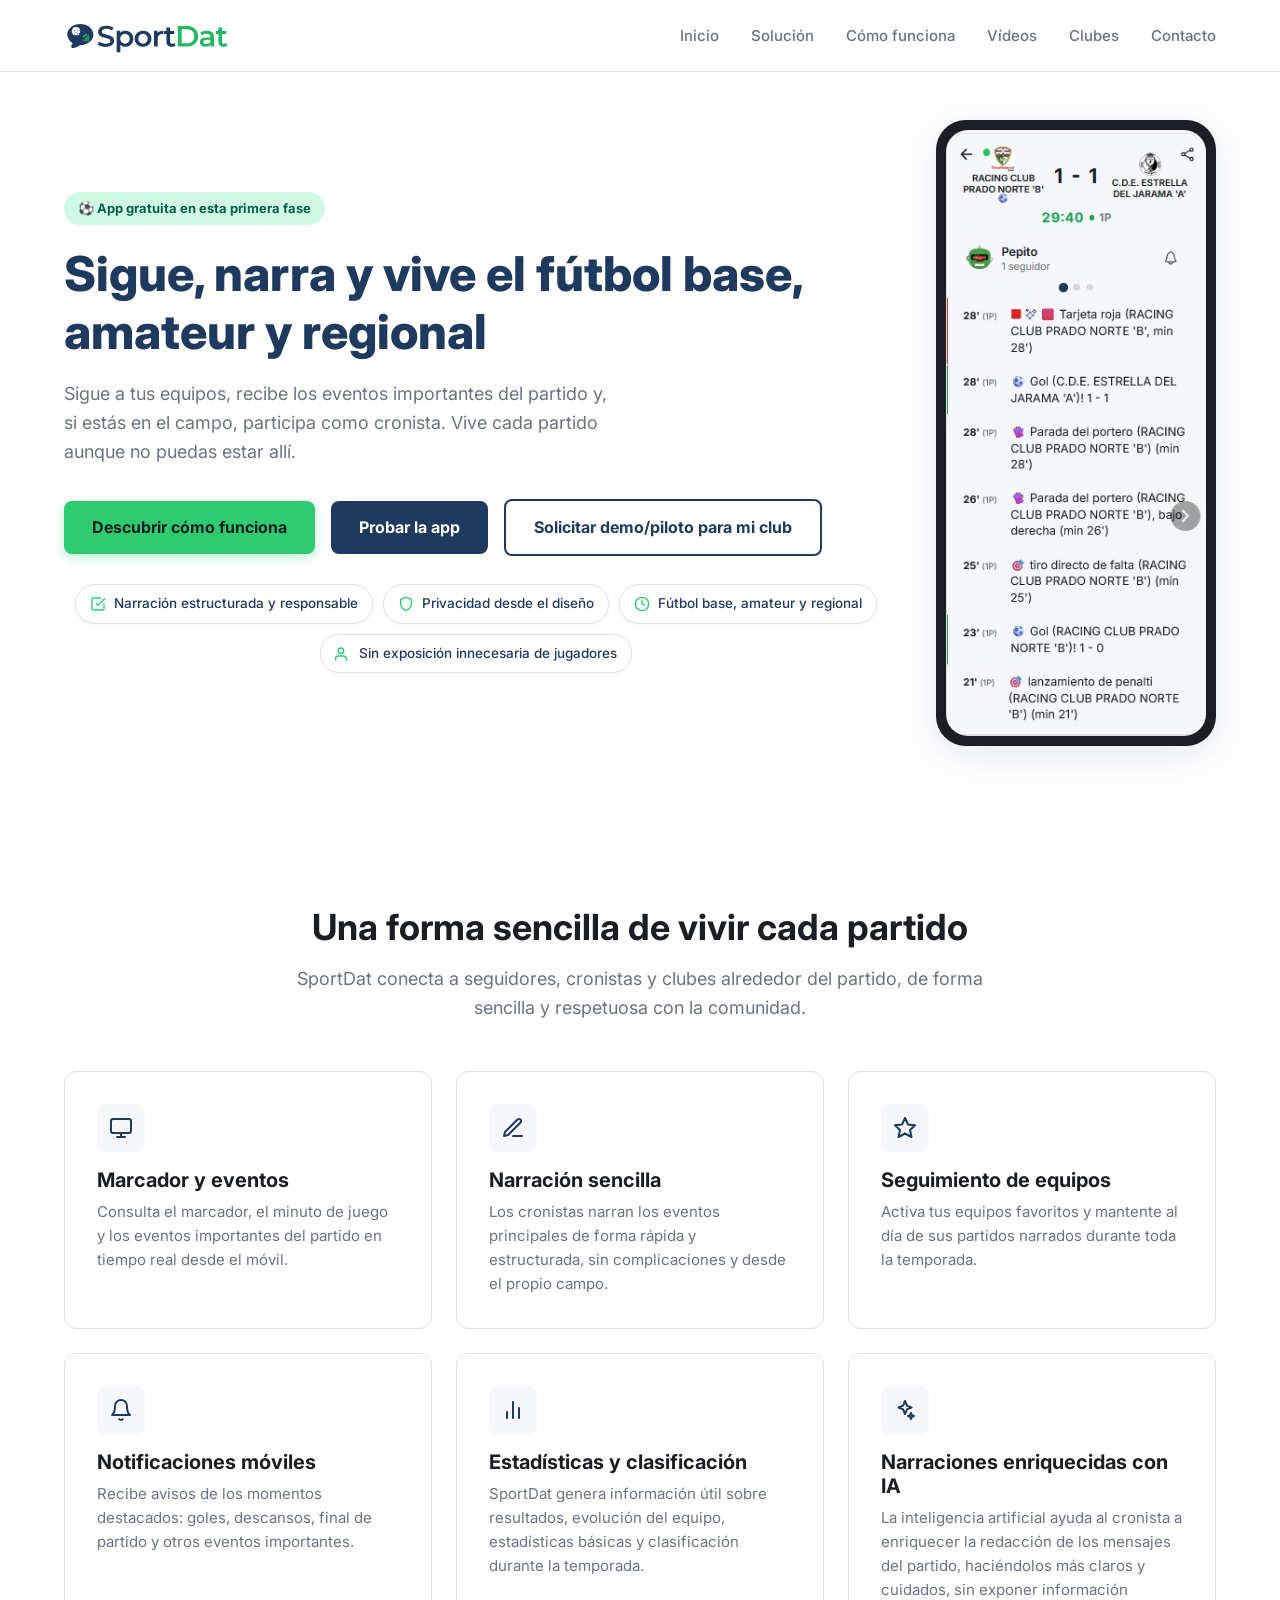
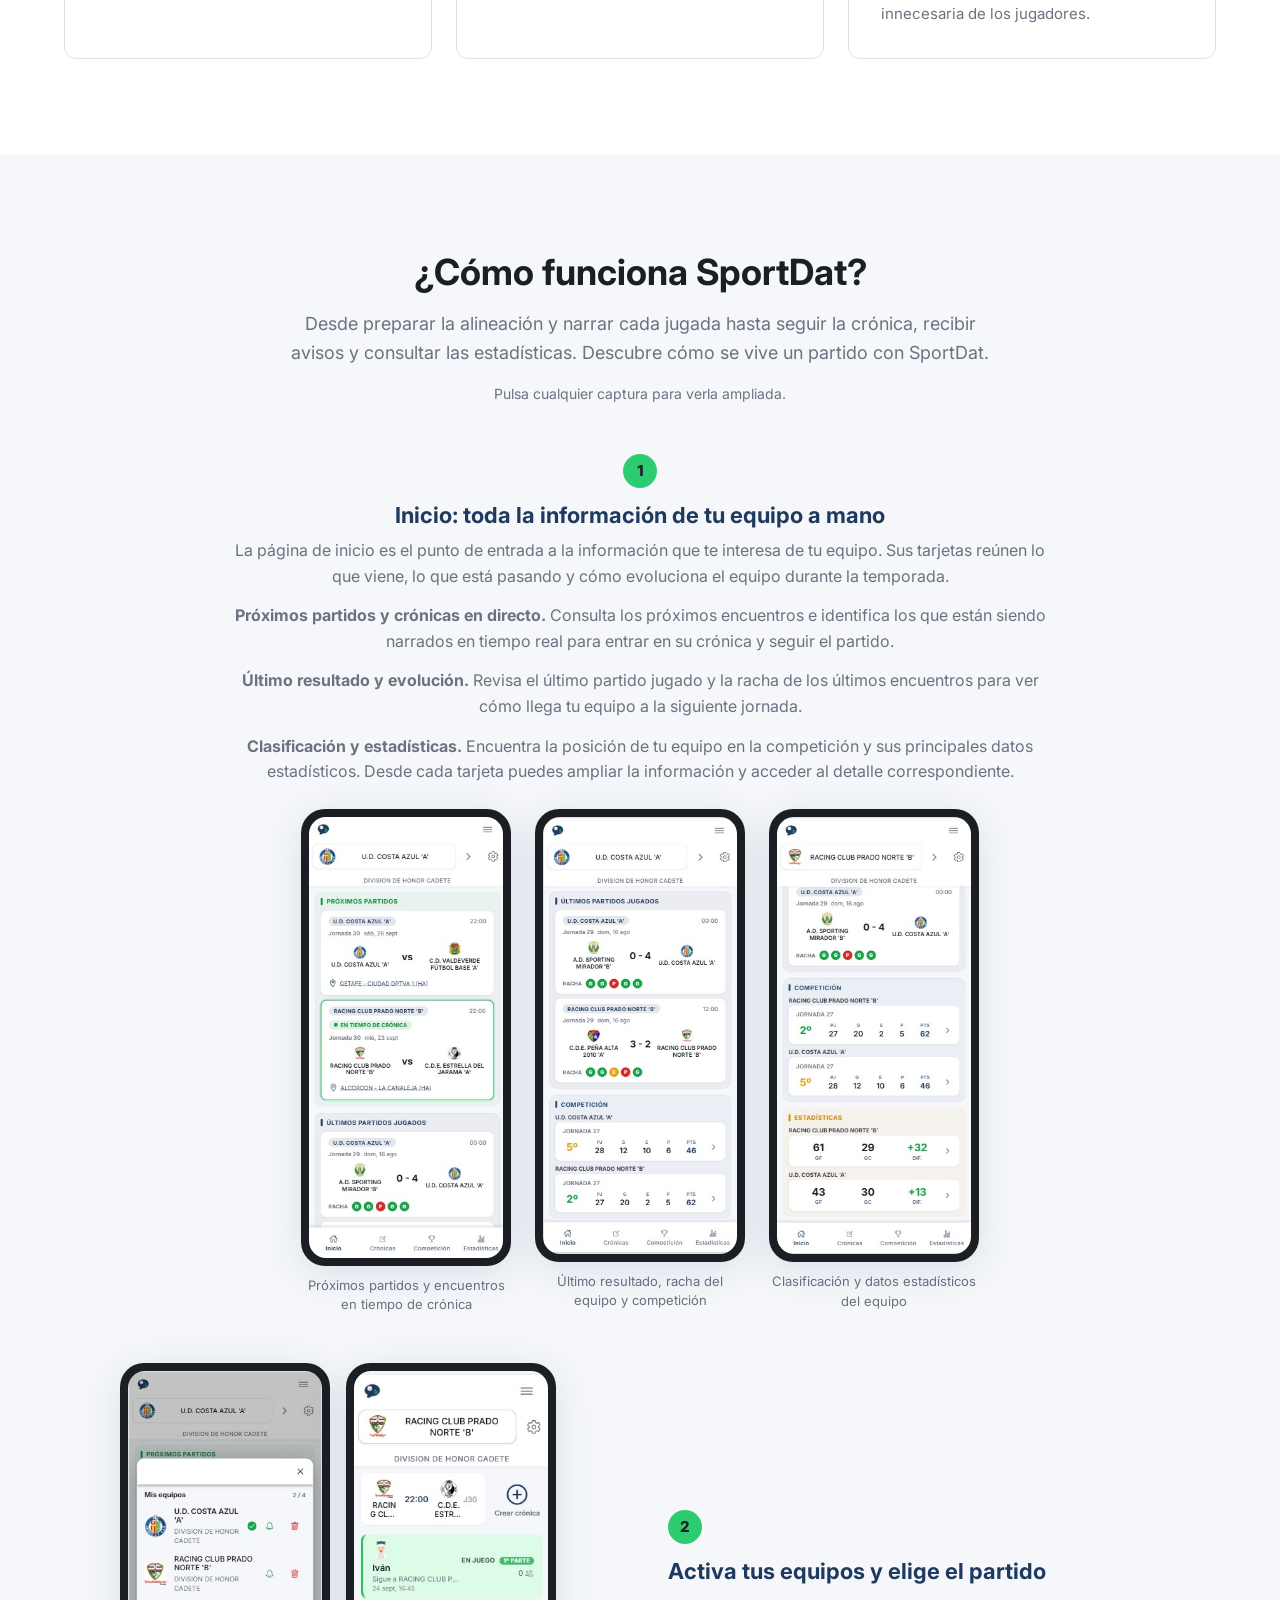
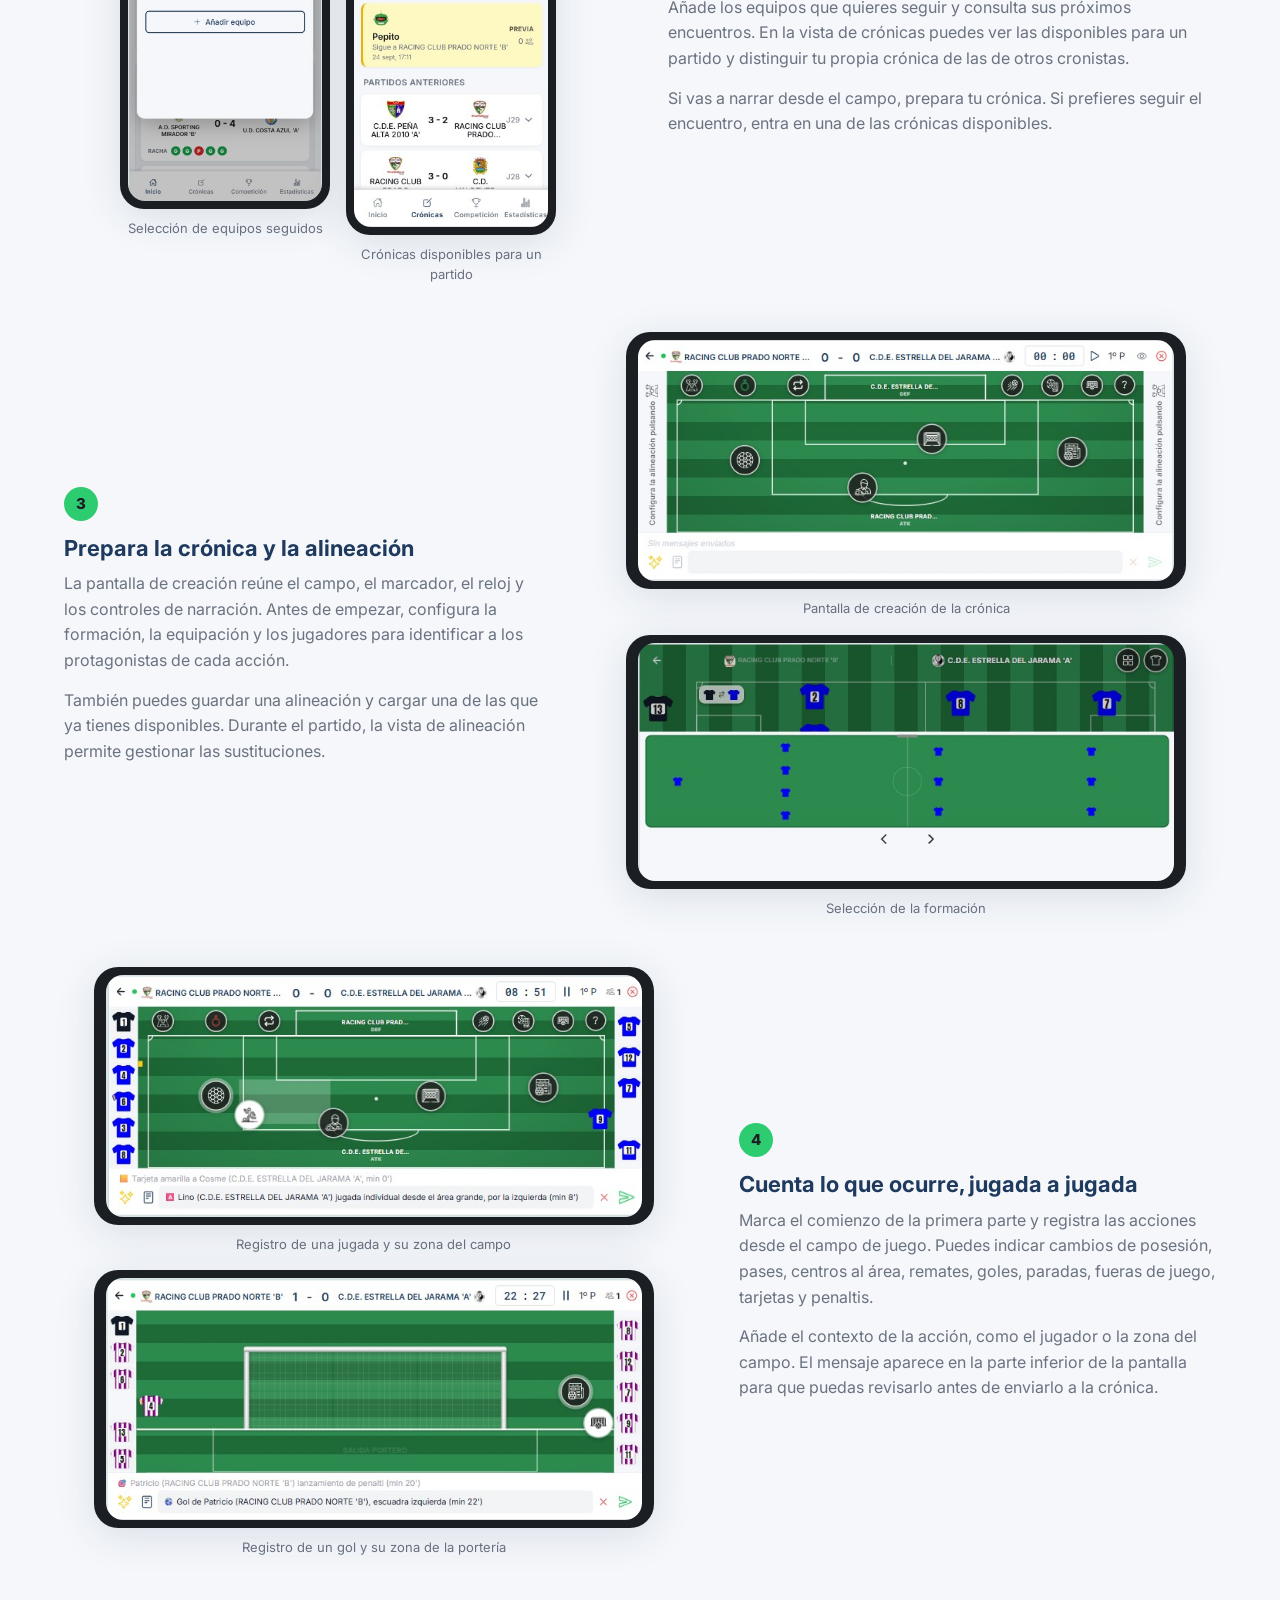
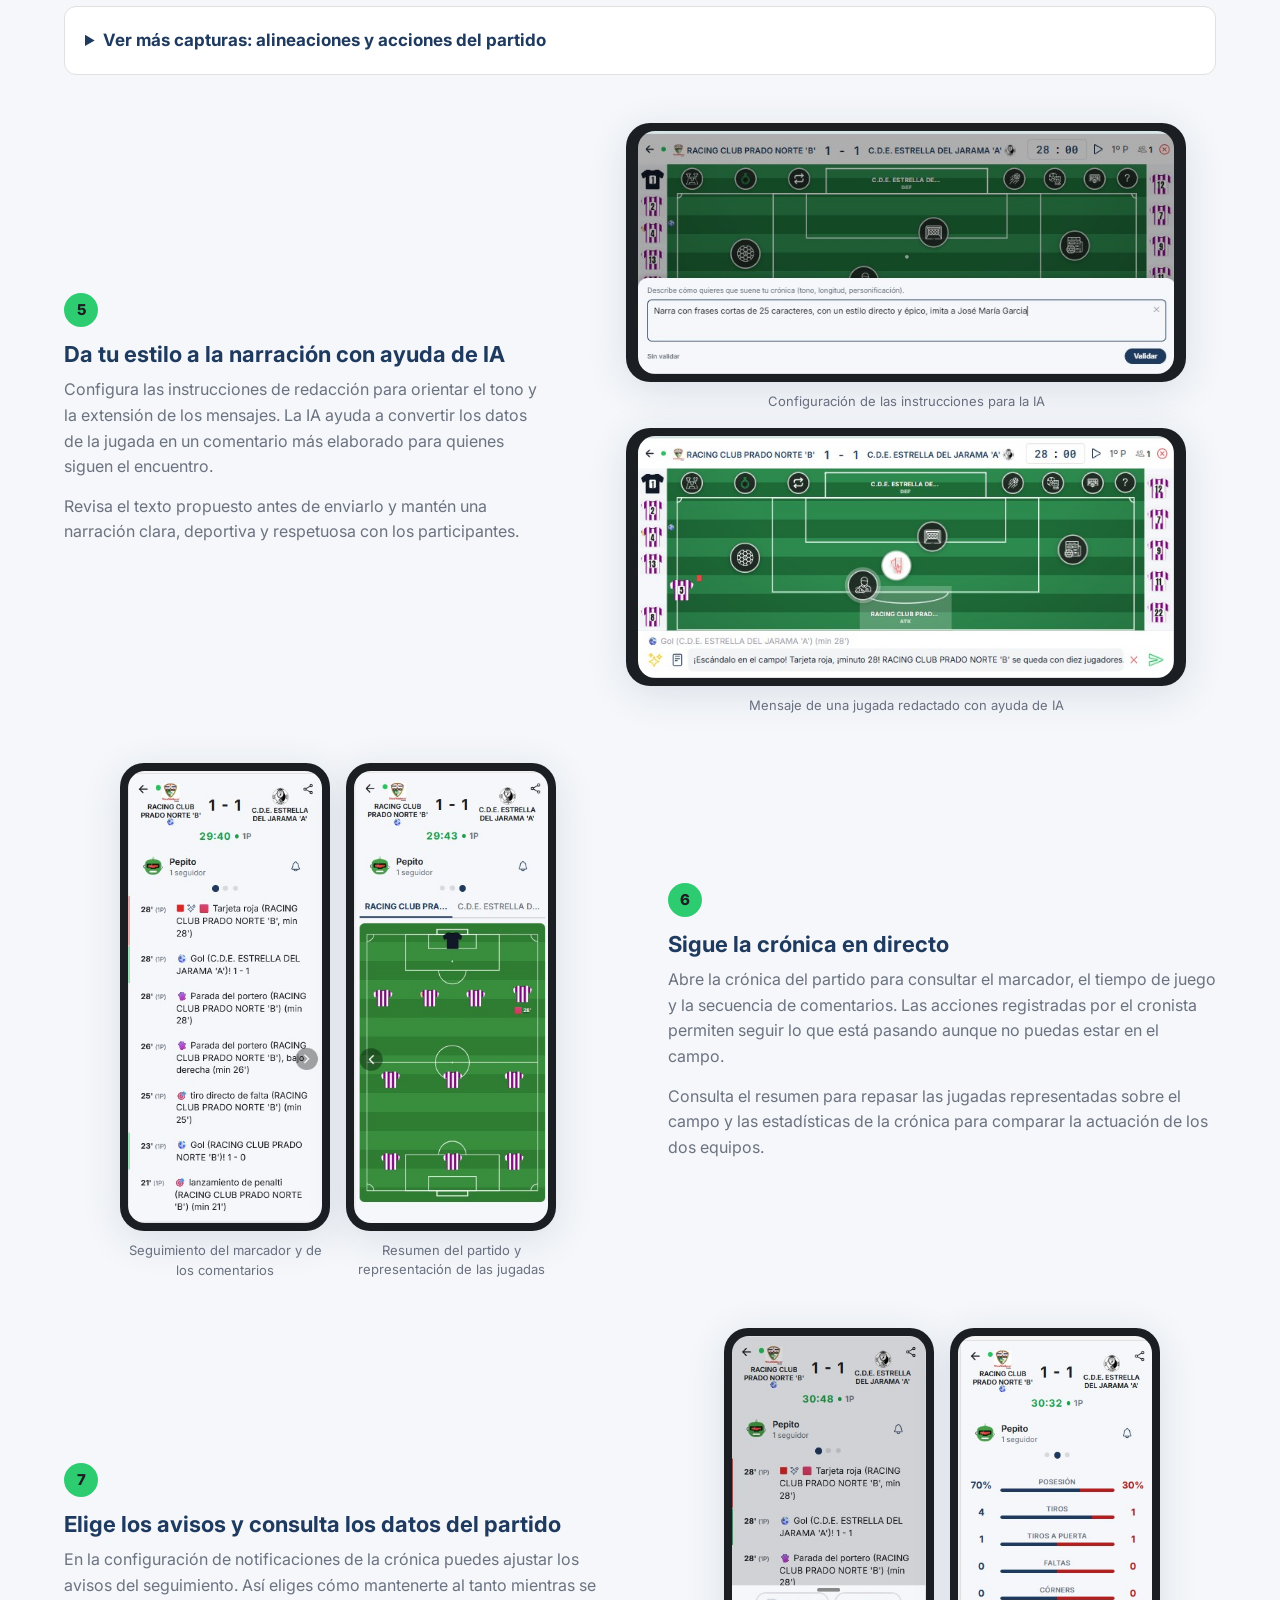
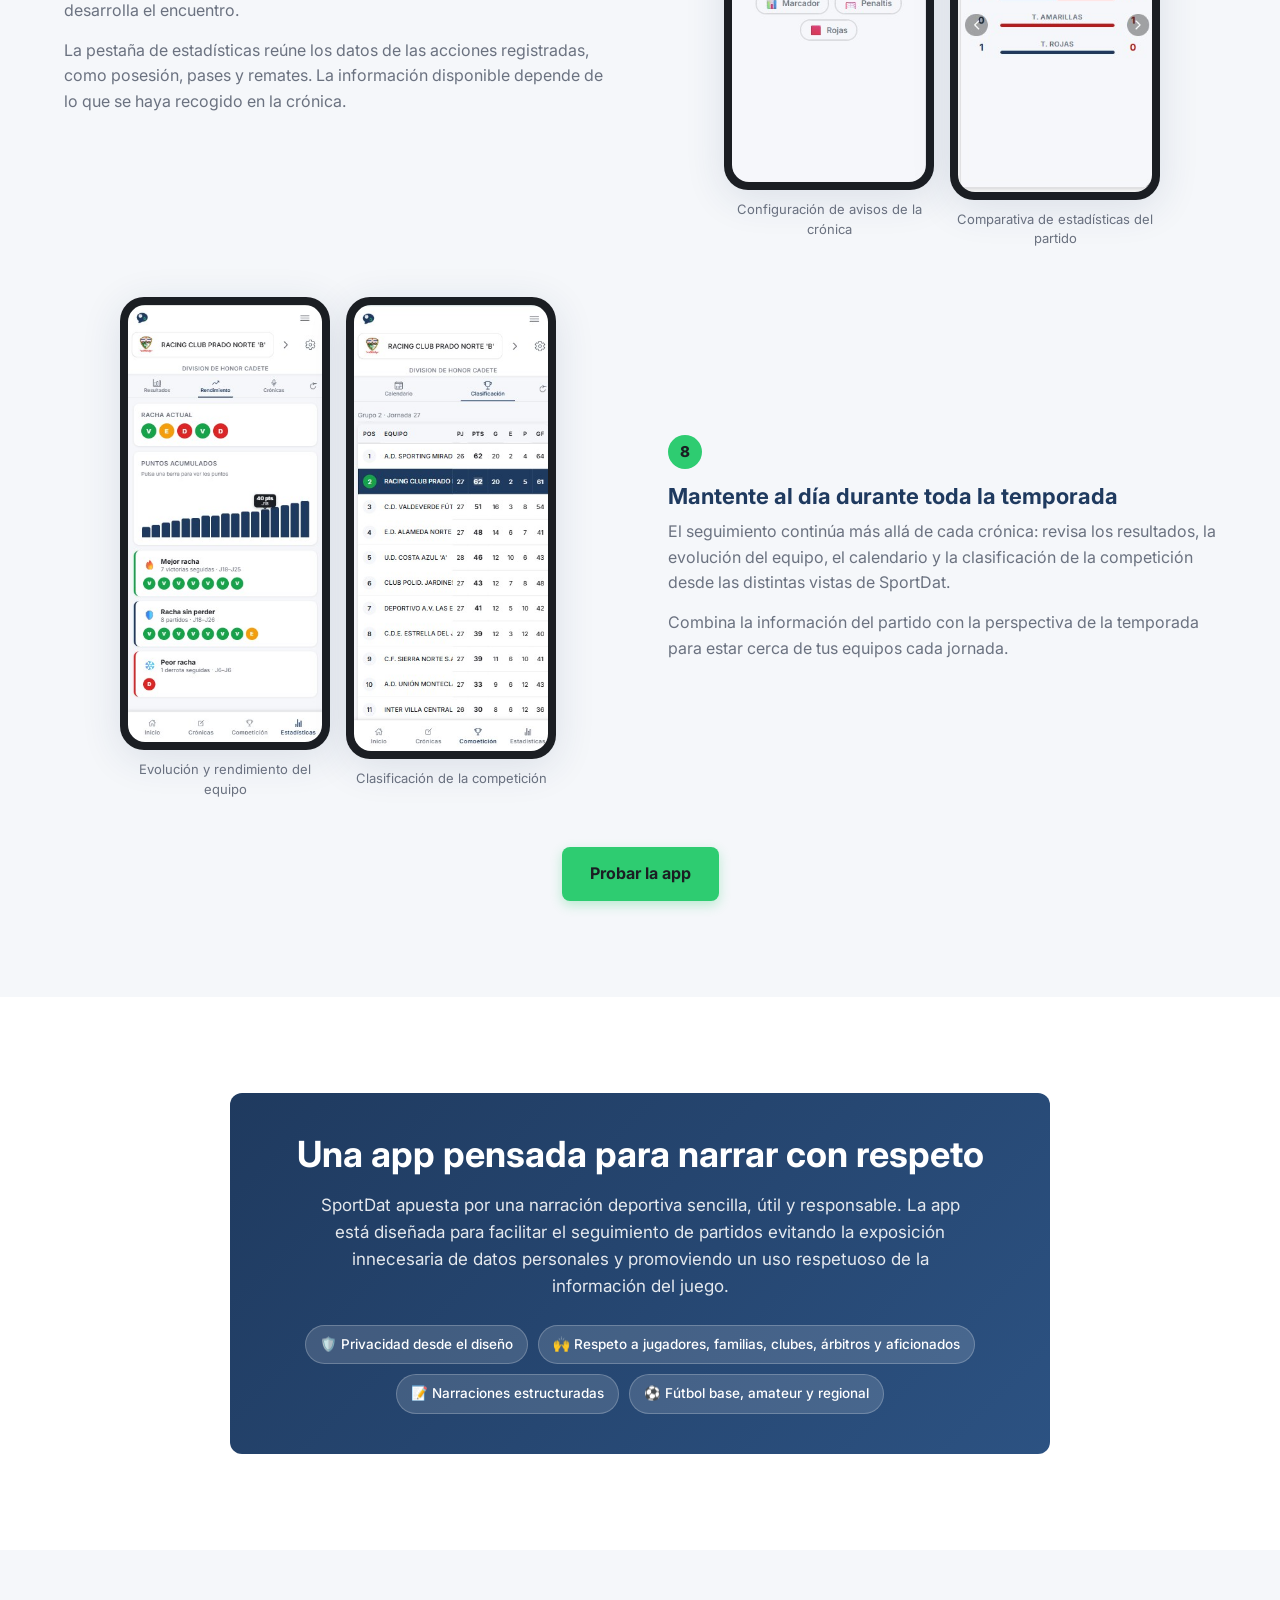
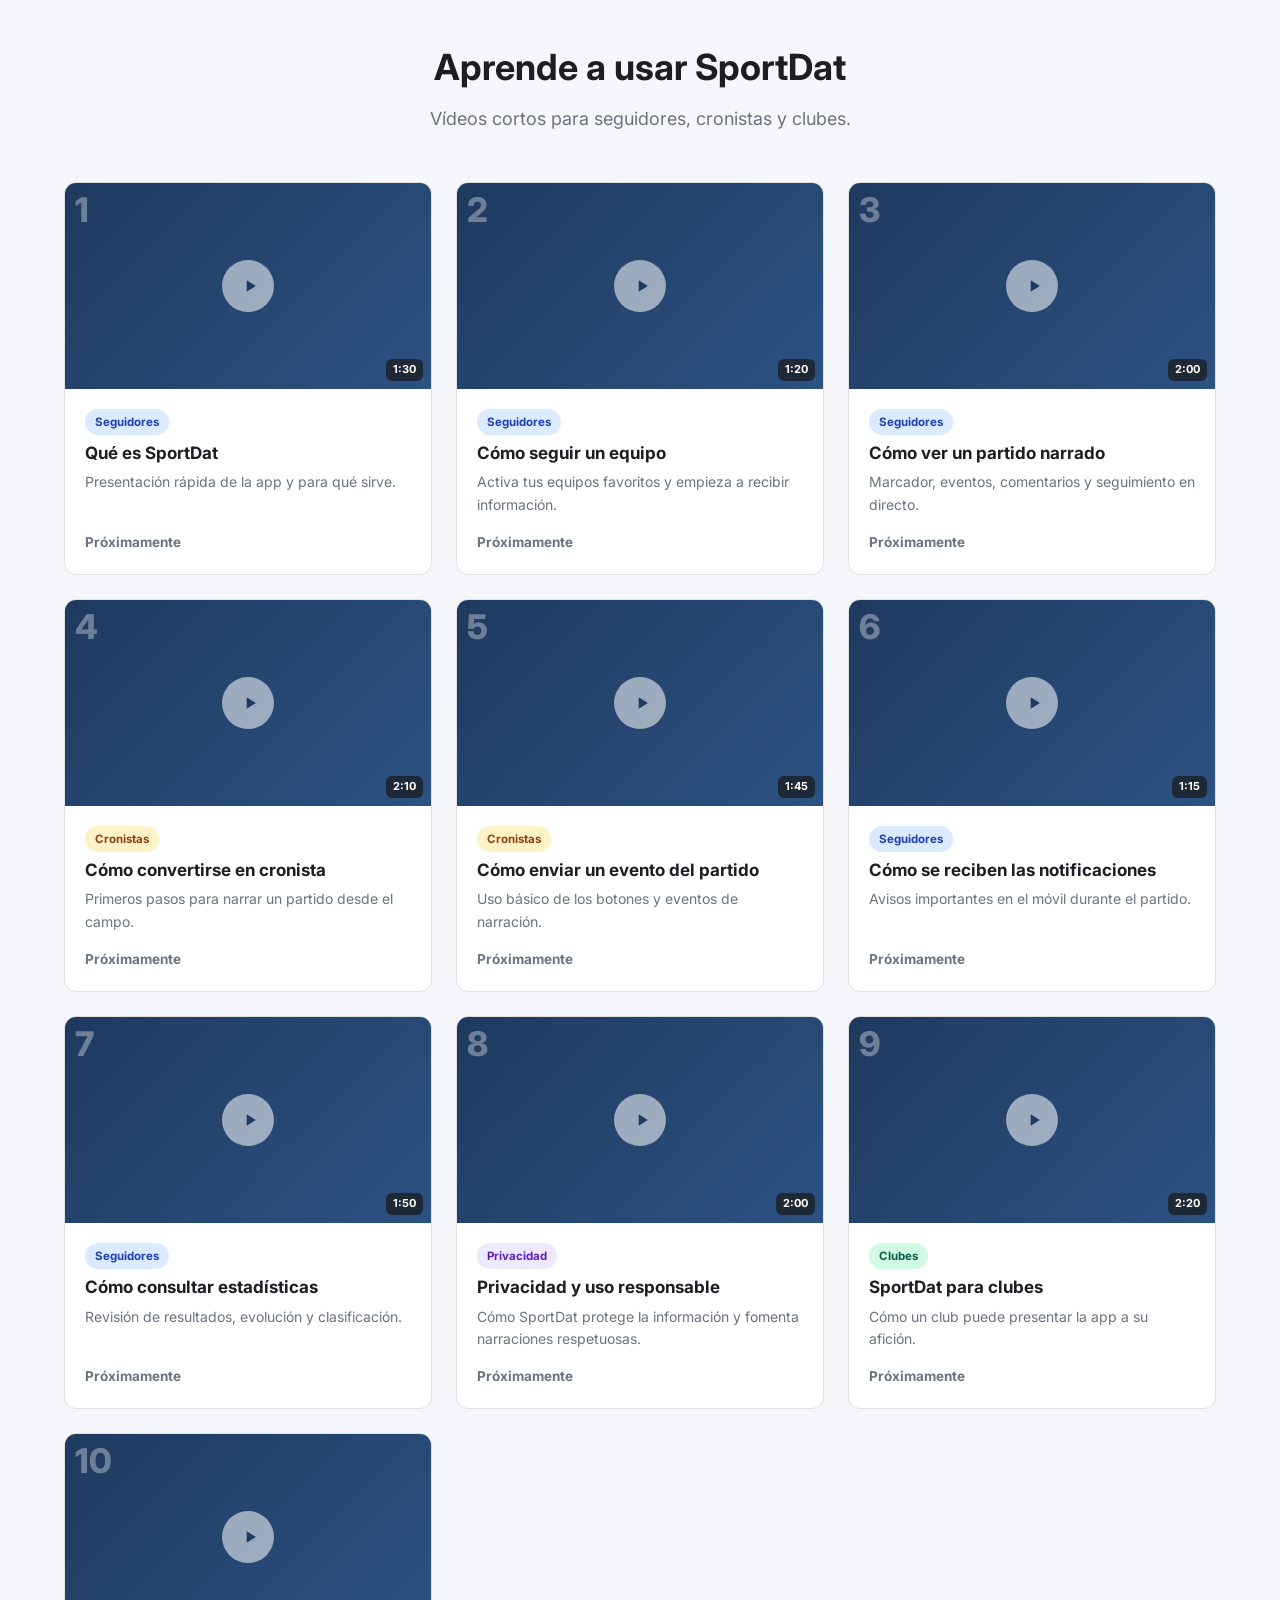
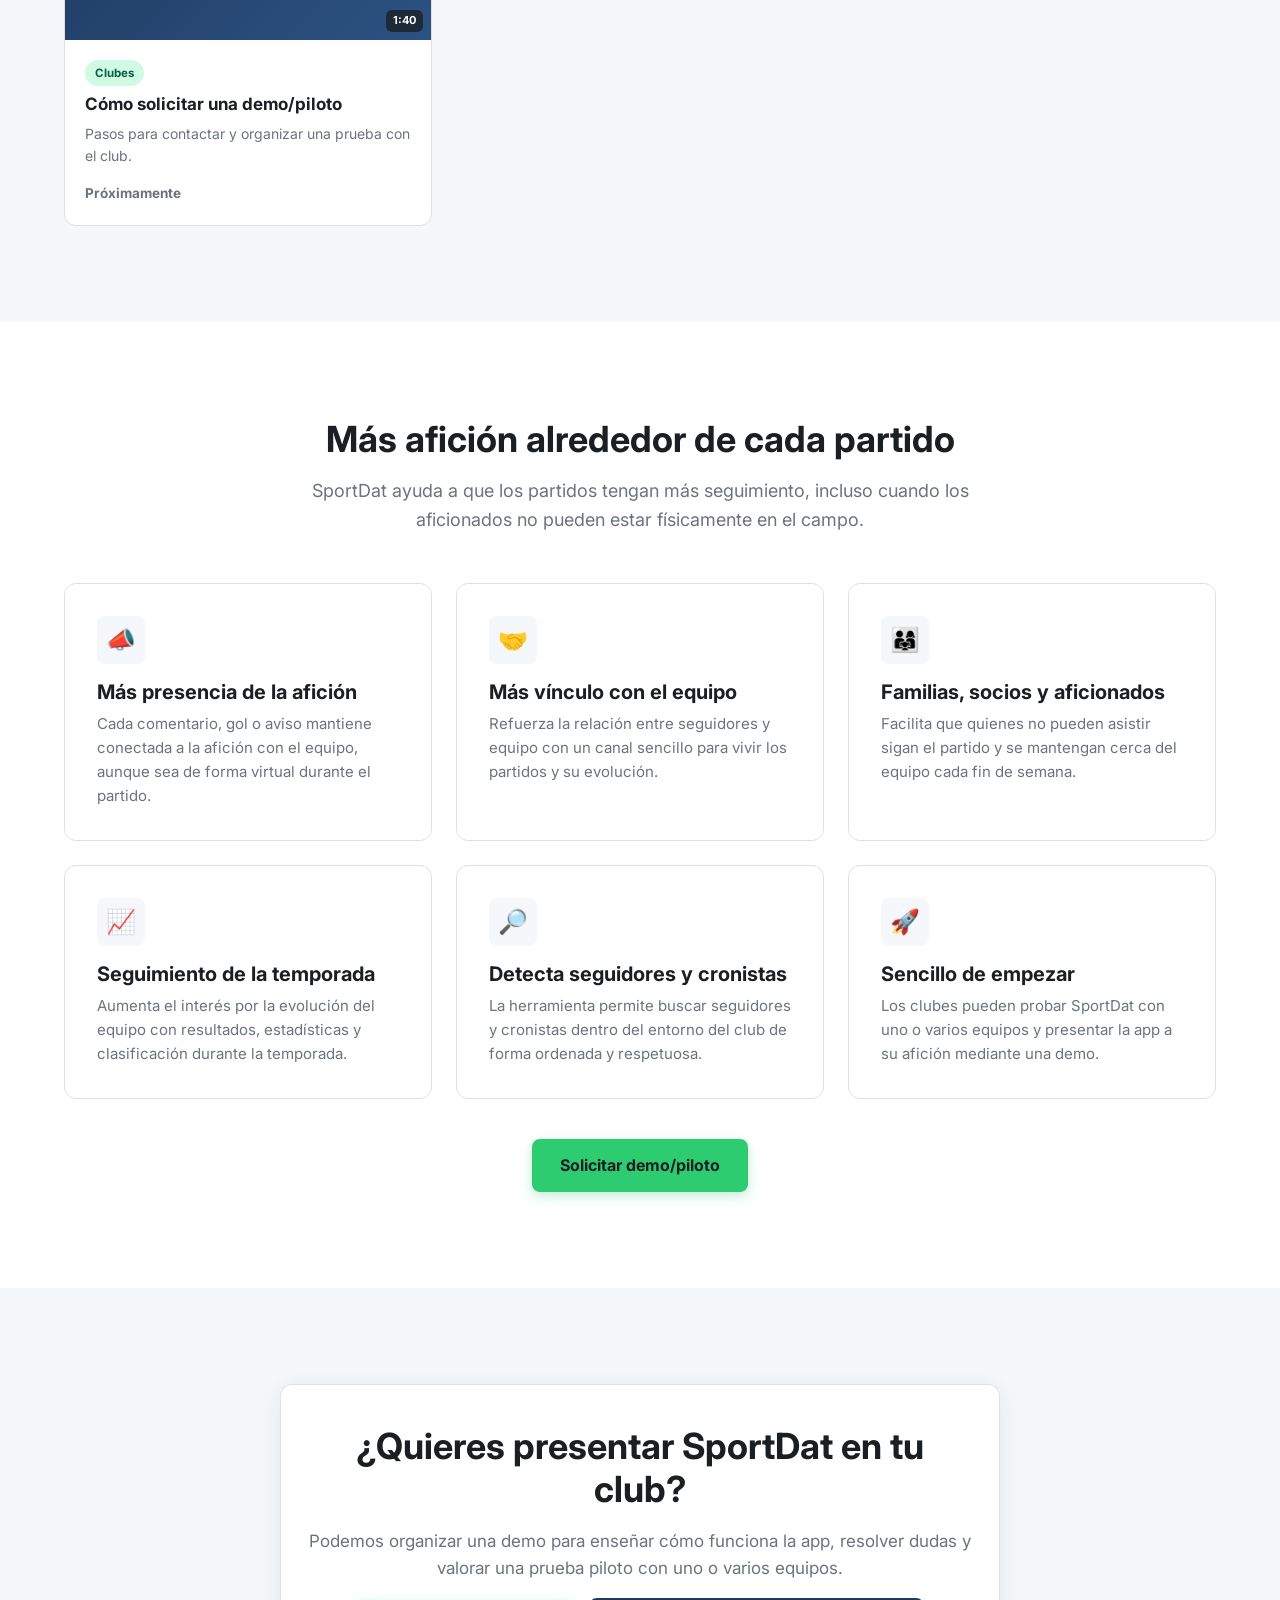
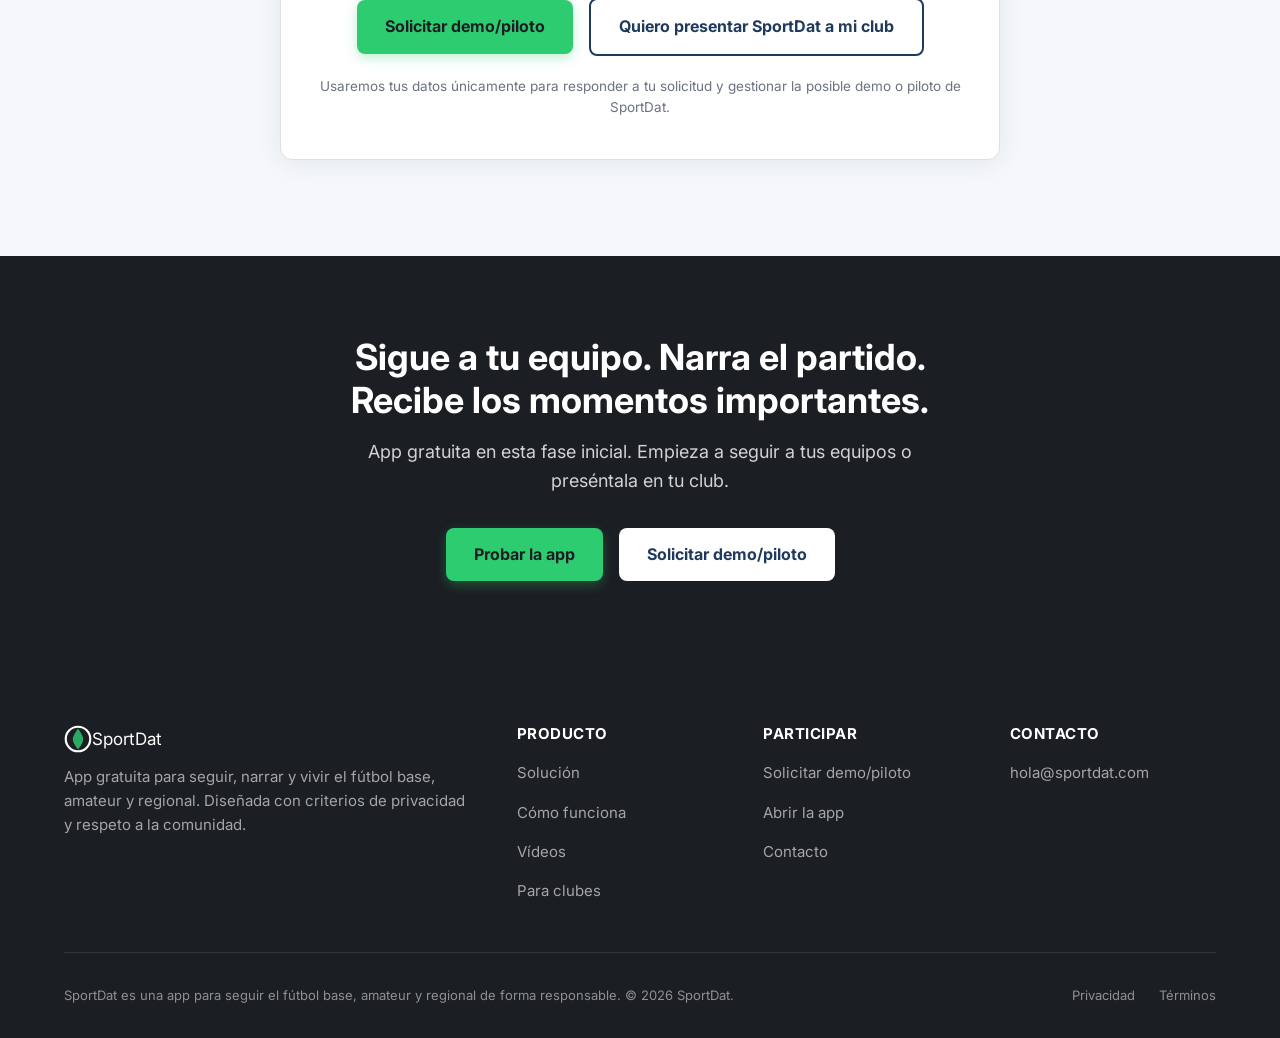
<file: index.html>
<!DOCTYPE html>
<html lang="es">
<head>
  <meta charset="UTF-8">
  <meta name="viewport" content="width=device-width, initial-scale=1.0">
  <title>SportDat — Sigue, narra y vive el fútbol base, amateur y regional</title>
  <meta name="description" content="App gratuita para seguir partidos de fútbol base, amateur y regional: narraciones en directo, avisos al móvil, estadísticas y clasificación. Diseñada con criterios de privacidad y respeto a la comunidad.">

  <!-- Open Graph -->
  <meta property="og:title" content="SportDat — Sigue, narra y vive el fútbol base, amateur y regional">
  <meta property="og:description" content="App gratuita para seguir partidos de fútbol base, amateur y regional: narraciones en directo, avisos al móvil, estadísticas y clasificación. Diseñada con criterios de privacidad.">
  <meta property="og:type" content="website">
  <meta property="og:url" content="https://sportdat.com">
  <meta property="og:image" content="https://sportdat.com/assets/images/og-image.png">
  <meta property="og:locale" content="es_ES">

  <!-- Favicon -->
  <link rel="icon" href="/favicon.svg" type="image/svg+xml">

  <!-- Fonts -->
  <link rel="preconnect" href="https://fonts.googleapis.com">
  <link rel="preconnect" href="https://fonts.gstatic.com" crossorigin>
  <link href="https://fonts.googleapis.com/css2?family=Inter:wght@400;500;700;800&display=swap" rel="stylesheet">

  <!-- Styles -->
  <link rel="stylesheet" href="css/styles.css">

  <!-- Analytics -->
  <script defer data-domain="sportdat.com" src="https://plausible.io/js/script.js"></script>
</head>
<body>

  <!-- Header -->
  <header class="site-header">
    <div class="header-inner">
      <a href="/" class="logo" aria-label="SportDat - Inicio">
        <img src="assets/logos/logo-horizontal.svg" alt="SportDat" height="36">
      </a>

      <nav class="nav-links" aria-label="Navegación principal">
        <a href="/">Inicio</a>
        <a href="#solucion">Solución</a>
        <a href="#como-funciona">Cómo funciona</a>
        <a href="#videos">Vídeos</a>
        <a href="#clubes">Clubes</a>
        <a href="contacto.html">Contacto</a>
      </nav>

      <button class="menu-toggle" aria-label="Abrir menú" aria-expanded="false" aria-controls="mobile-nav">
        <svg class="menu-icon" viewBox="0 0 24 24" fill="none" stroke="currentColor" stroke-width="2" stroke-linecap="round">
          <line x1="3" y1="6" x2="21" y2="6"/>
          <line x1="3" y1="12" x2="21" y2="12"/>
          <line x1="3" y1="18" x2="21" y2="18"/>
        </svg>
        <svg class="close-icon" viewBox="0 0 24 24" fill="none" stroke="currentColor" stroke-width="2" stroke-linecap="round" style="display:none">
          <line x1="18" y1="6" x2="6" y2="18"/>
          <line x1="6" y1="6" x2="18" y2="18"/>
        </svg>
      </button>
    </div>
  </header>

  <!-- Mobile Nav -->
  <nav class="mobile-nav" id="mobile-nav" aria-label="Navegación móvil">
    <a href="/">Inicio</a>
    <a href="#solucion">Solución</a>
    <a href="#como-funciona">Cómo funciona</a>
    <a href="#videos">Vídeos</a>
    <a href="#clubes">Clubes</a>
    <a href="contacto.html">Contacto</a>
    <a href="https://app.sportdat.com" target="_blank" rel="noopener">Abrir la app</a>
    <a href="piloto-sportdat.html" class="btn btn-primary" data-track-cta="mobile-nav">Solicitar demo/piloto</a>
  </nav>

  <main>
    <!-- Hero -->
    <section class="hero">
      <div class="container">
        <div class="hero-inner">
          <div class="hero-content">
            <span class="free-badge">⚽ App gratuita en esta primera fase</span>
            <h1>Sigue, narra y vive el fútbol base, amateur y regional</h1>
            <p class="subtitle">Sigue a tus equipos, recibe los eventos importantes del partido y, si estás en el campo, participa como cronista. Vive cada partido aunque no puedas estar allí.</p>
            <div class="hero-ctas">
              <a href="#como-funciona" class="btn btn-primary" data-track-cta="hero-primary">Descubrir cómo funciona</a>
              <a href="https://app.sportdat.com" class="btn btn-secondary" data-track-cta="hero-app" target="_blank" rel="noopener">Probar la app</a>
              <a href="piloto-sportdat.html" class="btn btn-outline" data-track-cta="hero-pilot">Solicitar demo/piloto para mi club</a>
            </div>

            <div class="trust-strip">
              <span class="trust-chip">
                <svg viewBox="0 0 24 24" fill="none" stroke="currentColor" stroke-width="2" stroke-linecap="round" stroke-linejoin="round"><path d="M9 11l3 3L22 4"/><path d="M21 12v7a2 2 0 0 1-2 2H5a2 2 0 0 1-2-2V5a2 2 0 0 1 2-2h11"/></svg>
                Narración estructurada y responsable
              </span>
              <span class="trust-chip">
                <svg viewBox="0 0 24 24" fill="none" stroke="currentColor" stroke-width="2" stroke-linecap="round" stroke-linejoin="round"><path d="M12 22s8-4 8-10V5l-8-3-8 3v7c0 6 8 10 8 10z"/></svg>
                Privacidad desde el diseño
              </span>
              <span class="trust-chip">
                <svg viewBox="0 0 24 24" fill="none" stroke="currentColor" stroke-width="2" stroke-linecap="round" stroke-linejoin="round"><circle cx="12" cy="12" r="10"/><path d="M12 6v6l4 2"/></svg>
                Fútbol base, amateur y regional
              </span>
              <span class="trust-chip">
                <svg viewBox="0 0 24 24" fill="none" stroke="currentColor" stroke-width="2" stroke-linecap="round" stroke-linejoin="round"><path d="M17 21v-2a4 4 0 0 0-4-4H5a4 4 0 0 0-4 4v2"/><circle cx="9" cy="7" r="4"/></svg>
                Sin exposición innecesaria de jugadores
              </span>
            </div>
          </div>

          <!-- Captura real: seguimiento de una crónica -->
          <div class="phone-frame hero-app-capture">
            <div class="phone-screen">
              <img src="assets/imgs/vista%20de%20seguimiento.jpg" alt="Seguimiento de una crónica de SportDat: marcador, minuto de juego y comentarios del partido" width="279" height="650" fetchpriority="high">
            </div>
          </div>
        </div>
      </div>
    </section>

    <!-- Solución -->
    <section id="solucion">
      <div class="container">
        <div class="section-header fade-in">
          <h2>Una forma sencilla de vivir cada partido</h2>
          <p>SportDat conecta a seguidores, cronistas y clubes alrededor del partido, de forma sencilla y respetuosa con la comunidad.</p>
        </div>
        <div class="cards-grid">
          <article class="card fade-in">
            <div class="card-icon">
              <svg width="24" height="24" viewBox="0 0 24 24" fill="none" stroke="#1f3a5f" stroke-width="2" stroke-linecap="round" stroke-linejoin="round"><rect x="2" y="3" width="20" height="14" rx="2"/><line x1="8" y1="21" x2="16" y2="21"/><line x1="12" y1="17" x2="12" y2="21"/></svg>
            </div>
            <h3>Marcador y eventos</h3>
            <p>Consulta el marcador, el minuto de juego y los eventos importantes del partido en tiempo real desde el móvil.</p>
          </article>
          <article class="card fade-in">
            <div class="card-icon">
              <svg width="24" height="24" viewBox="0 0 24 24" fill="none" stroke="#1f3a5f" stroke-width="2" stroke-linecap="round" stroke-linejoin="round"><path d="M12 20h9"/><path d="M16.5 3.5a2.121 2.121 0 0 1 3 3L7 19l-4 1 1-4L16.5 3.5z"/></svg>
            </div>
            <h3>Narración sencilla</h3>
            <p>Los cronistas narran los eventos principales de forma rápida y estructurada, sin complicaciones y desde el propio campo.</p>
          </article>
          <article class="card fade-in">
            <div class="card-icon">
              <svg width="24" height="24" viewBox="0 0 24 24" fill="none" stroke="#1f3a5f" stroke-width="2" stroke-linecap="round" stroke-linejoin="round"><polygon points="12 2 15 8.5 22 9.3 17 14 18.5 21 12 17.5 5.5 21 7 14 2 9.3 9 8.5 12 2"/></svg>
            </div>
            <h3>Seguimiento de equipos</h3>
            <p>Activa tus equipos favoritos y mantente al día de sus partidos narrados durante toda la temporada.</p>
          </article>
          <article class="card fade-in">
            <div class="card-icon">
              <svg width="24" height="24" viewBox="0 0 24 24" fill="none" stroke="#1f3a5f" stroke-width="2" stroke-linecap="round" stroke-linejoin="round"><path d="M18 8A6 6 0 0 0 6 8c0 7-3 9-3 9h18s-3-2-3-9"/><path d="M13.73 21a2 2 0 0 1-3.46 0"/></svg>
            </div>
            <h3>Notificaciones móviles</h3>
            <p>Recibe avisos de los momentos destacados: goles, descansos, final de partido y otros eventos importantes.</p>
          </article>
          <article class="card fade-in">
            <div class="card-icon">
              <svg width="24" height="24" viewBox="0 0 24 24" fill="none" stroke="#1f3a5f" stroke-width="2" stroke-linecap="round" stroke-linejoin="round"><line x1="18" y1="20" x2="18" y2="10"/><line x1="12" y1="20" x2="12" y2="4"/><line x1="6" y1="20" x2="6" y2="14"/></svg>
            </div>
            <h3>Estadísticas y clasificación</h3>
            <p>SportDat genera información útil sobre resultados, evolución del equipo, estadísticas básicas y clasificación durante la temporada.</p>
          </article>
          <article class="card fade-in">
            <div class="card-icon">
              <svg width="24" height="24" viewBox="0 0 24 24" fill="none" stroke="#1f3a5f" stroke-width="2" stroke-linecap="round" stroke-linejoin="round"><path d="M12 3l1.9 4.6L18.5 9.5 13.9 11.4 12 16l-1.9-4.6L5.5 9.5l4.6-1.9L12 3z"/><path d="M18 15l.9 2.1L21 18l-2.1.9L18 21l-.9-2.1L15 18l2.1-.9L18 15z"/></svg>
            </div>
            <h3>Narraciones enriquecidas con IA</h3>
            <p>La inteligencia artificial ayuda al cronista a enriquecer la redacción de los mensajes del partido, haciéndolos más claros y cuidados, sin exponer información innecesaria de los jugadores.</p>
          </article>
        </div>
      </div>
    </section>

    <!-- Cómo funciona -->
    <section class="section-alt" id="como-funciona">
      <div class="container">
        <div class="section-header fade-in">
          <h2>¿Cómo funciona SportDat?</h2>
          <p>Desde preparar la alineación y narrar cada jugada hasta seguir la crónica, recibir avisos y consultar las estadísticas. Descubre cómo se vive un partido con SportDat.</p>
          <p class="walkthrough-hint">Pulsa cualquier captura para verla ampliada.</p>
        </div>
        <div class="steps">
          <div class="feature-step walkthrough-home">
            <div class="step-text">
              <span class="step-num">1</span>
              <h3>Inicio: toda la información de tu equipo a mano</h3>
              <p>La página de inicio es el punto de entrada a la información que te interesa de tu equipo. Sus tarjetas reúnen lo que viene, lo que está pasando y cómo evoluciona el equipo durante la temporada.</p>
              <p class="walkthrough-note"><strong>Próximos partidos y crónicas en directo.</strong> Consulta los próximos encuentros e identifica los que están siendo narrados en tiempo real para entrar en su crónica y seguir el partido.</p>
              <p class="walkthrough-note"><strong>Último resultado y evolución.</strong> Revisa el último partido jugado y la racha de los últimos encuentros para ver cómo llega tu equipo a la siguiente jornada.</p>
              <p class="walkthrough-note"><strong>Clasificación y estadísticas.</strong> Encuentra la posición de tu equipo en la competición y sus principales datos estadísticos. Desde cada tarjeta puedes ampliar la información y acceder al detalle correspondiente.</p>
            </div>
            <div class="step-media walkthrough-media walkthrough-home-shots">
              <figure class="walkthrough-shot">
                <a href="assets/imgs/vista-inicio-pr%C3%B3ximos-partidos.jpg" target="_blank" rel="noopener" aria-label="Ampliar: Próximos partidos y encuentros en tiempo de crónica (se abre en otra pestaña)">
                  <div class="phone-frame screenshot-frame"><div class="phone-screen"><img src="assets/imgs/vista-inicio-pr%C3%B3ximos-partidos.jpg" alt="Próximos partidos y encuentros en tiempo de crónica" loading="lazy" decoding="async" width="305" height="693"></div></div>
                </a>
                <figcaption>Próximos partidos y encuentros en tiempo de crónica</figcaption>
              </figure>
              <figure class="walkthrough-shot">
                <a href="assets/imgs/vista-inicio-ultimos-partidos-competicion.jpg" target="_blank" rel="noopener" aria-label="Ampliar: Último resultado, racha del equipo y competición (se abre en otra pestaña)">
                  <div class="phone-frame screenshot-frame"><div class="phone-screen"><img src="assets/imgs/vista-inicio-ultimos-partidos-competicion.jpg" alt="Último resultado, racha del equipo y competición" loading="lazy" decoding="async" width="310" height="698"></div></div>
                </a>
                <figcaption>Último resultado, racha del equipo y competición</figcaption>
              </figure>
              <figure class="walkthrough-shot">
                <a href="assets/imgs/vista-inicio-estadisticas.jpg" target="_blank" rel="noopener" aria-label="Ampliar: Clasificación y datos estadísticos del equipo (se abre en otra pestaña)">
                  <div class="phone-frame screenshot-frame"><div class="phone-screen"><img src="assets/imgs/vista-inicio-estadisticas.jpg" alt="Clasificación y datos estadísticos del equipo" loading="lazy" decoding="async" width="309" height="697"></div></div>
                </a>
                <figcaption>Clasificación y datos estadísticos del equipo</figcaption>
              </figure>
            </div>
          </div>
          <div class="feature-step">
            <div class="step-media walkthrough-media">
              <figure class="walkthrough-shot">
                <a href="assets/imgs/lista-equipos-seguidos.jpg" target="_blank" rel="noopener" aria-label="Ampliar: Selección de equipos seguidos (se abre en otra pestaña)">
                  <div class="phone-frame screenshot-frame"><div class="phone-screen"><img src="assets/imgs/lista-equipos-seguidos.jpg" alt="Selección de equipos seguidos" loading="lazy" decoding="async" width="313" height="695"></div></div>
                </a>
                <figcaption>Selección de equipos seguidos</figcaption>
              </figure><figure class="walkthrough-shot">
                <a href="assets/imgs/vista-cronicas-dos-cronicas.jpg" target="_blank" rel="noopener" aria-label="Ampliar: Crónicas disponibles para un partido (se abre en otra pestaña)">
                  <div class="phone-frame screenshot-frame"><div class="phone-screen"><img src="assets/imgs/vista-cronicas-dos-cronicas.jpg" alt="Crónicas disponibles para un partido" loading="lazy" decoding="async" width="276" height="650"></div></div>
                </a>
                <figcaption>Crónicas disponibles para un partido</figcaption>
              </figure>
            </div>
            <div class="step-text">
              <span class="step-num">2</span>
              <h3>Activa tus equipos y elige el partido</h3>
              <p>Añade los equipos que quieres seguir y consulta sus próximos encuentros. En la vista de crónicas puedes ver las disponibles para un partido y distinguir tu propia crónica de las de otros cronistas.</p>
              <p class="walkthrough-note">Si vas a narrar desde el campo, prepara tu crónica. Si prefieres seguir el encuentro, entra en una de las crónicas disponibles.</p>
            </div>
          </div>
          <div class="feature-step reverse wide">
            <div class="step-media walkthrough-media walkthrough-landscape">
              <figure class="walkthrough-shot">
                <a href="assets/imgs/vista-creacion-cronica.jpg" target="_blank" rel="noopener" aria-label="Ampliar: Pantalla de creación de la crónica (se abre en otra pestaña)">
                  <div class="phone-frame screenshot-frame screenshot-landscape"><div class="phone-screen"><img src="assets/imgs/vista-creacion-cronica.jpg" alt="Pantalla de creación de la crónica" loading="lazy" decoding="async" width="695" height="312"></div></div>
                </a>
                <figcaption>Pantalla de creación de la crónica</figcaption>
              </figure><figure class="walkthrough-shot">
                <a href="assets/imgs/configuracion-formacion.jpg" target="_blank" rel="noopener" aria-label="Ampliar: Selección de la formación (se abre en otra pestaña)">
                  <div class="phone-frame screenshot-frame screenshot-landscape"><div class="phone-screen"><img src="assets/imgs/configuracion-formacion.jpg" alt="Selección de la formación" loading="lazy" decoding="async" width="694" height="309"></div></div>
                </a>
                <figcaption>Selección de la formación</figcaption>
              </figure>
            </div>
            <div class="step-text">
              <span class="step-num">3</span>
              <h3>Prepara la crónica y la alineación</h3>
              <p>La pantalla de creación reúne el campo, el marcador, el reloj y los controles de narración. Antes de empezar, configura la formación, la equipación y los jugadores para identificar a los protagonistas de cada acción.</p>
              <p class="walkthrough-note">También puedes guardar una alineación y cargar una de las que ya tienes disponibles. Durante el partido, la vista de alineación permite gestionar las sustituciones.</p>
            </div>
          </div>
          <div class="feature-step wide">
            <div class="step-media walkthrough-media walkthrough-landscape">
              <figure class="walkthrough-shot">
                <a href="assets/imgs/jugada-individual-datos-zona.jpg" target="_blank" rel="noopener" aria-label="Ampliar: Registro de una jugada y su zona del campo (se abre en otra pestaña)">
                  <div class="phone-frame screenshot-frame screenshot-landscape"><div class="phone-screen"><img src="assets/imgs/jugada-individual-datos-zona.jpg" alt="Registro de una jugada y su zona del campo" loading="lazy" decoding="async" width="695" height="314"></div></div>
                </a>
                <figcaption>Registro de una jugada y su zona del campo</figcaption>
              </figure><figure class="walkthrough-shot">
                <a href="assets/imgs/porteria-gol-zona-porteria.jpg" target="_blank" rel="noopener" aria-label="Ampliar: Registro de un gol y su zona de la portería (se abre en otra pestaña)">
                  <div class="phone-frame screenshot-frame screenshot-landscape"><div class="phone-screen"><img src="assets/imgs/porteria-gol-zona-porteria.jpg" alt="Registro de un gol y su zona de la portería" loading="lazy" decoding="async" width="694" height="313"></div></div>
                </a>
                <figcaption>Registro de un gol y su zona de la portería</figcaption>
              </figure>
            </div>
            <div class="step-text">
              <span class="step-num">4</span>
              <h3>Cuenta lo que ocurre, jugada a jugada</h3>
              <p>Marca el comienzo de la primera parte y registra las acciones desde el campo de juego. Puedes indicar cambios de posesión, pases, centros al área, remates, goles, paradas, fueras de juego, tarjetas y penaltis.</p>
              <p class="walkthrough-note">Añade el contexto de la acción, como el jugador o la zona del campo. El mensaje aparece en la parte inferior de la pantalla para que puedas revisarlo antes de enviarlo a la crónica.</p>
            </div>
          </div>
          <details class="walkthrough-details">
            <summary>Ver más capturas: alineaciones y acciones del partido</summary>
            <div class="walkthrough-gallery"><figure class="walkthrough-shot">
                <a href="assets/imgs/configuracion-equipacion.jpg" target="_blank" rel="noopener" aria-label="Ampliar: Personaliza los colores de la equipación (se abre en otra pestaña)">
                  <div class="phone-frame screenshot-frame screenshot-landscape"><div class="phone-screen"><img src="assets/imgs/configuracion-equipacion.jpg" alt="Personaliza los colores de la equipación" loading="lazy" decoding="async" width="693" height="308"></div></div>
                </a>
                <figcaption>Personaliza los colores de la equipación</figcaption>
              </figure><figure class="walkthrough-shot">
                <a href="assets/imgs/configuracion-jugador.jpg" target="_blank" rel="noopener" aria-label="Ampliar: Configura los jugadores de la alineación (se abre en otra pestaña)">
                  <div class="phone-frame screenshot-frame screenshot-landscape"><div class="phone-screen"><img src="assets/imgs/configuracion-jugador.jpg" alt="Configura los jugadores de la alineación" loading="lazy" decoding="async" width="692" height="310"></div></div>
                </a>
                <figcaption>Configura los jugadores de la alineación</figcaption>
              </figure><figure class="walkthrough-shot">
                <a href="assets/imgs/salvar-alineacion.jpg" target="_blank" rel="noopener" aria-label="Ampliar: Guarda una alineación (se abre en otra pestaña)">
                  <div class="phone-frame screenshot-frame screenshot-landscape"><div class="phone-screen"><img src="assets/imgs/salvar-alineacion.jpg" alt="Guarda una alineación" loading="lazy" decoding="async" width="695" height="306"></div></div>
                </a>
                <figcaption>Guarda una alineación</figcaption>
              </figure><figure class="walkthrough-shot">
                <a href="assets/imgs/descargar-alineacion.jpg" target="_blank" rel="noopener" aria-label="Ampliar: Carga una alineación guardada (se abre en otra pestaña)">
                  <div class="phone-frame screenshot-frame screenshot-landscape"><div class="phone-screen"><img src="assets/imgs/descargar-alineacion.jpg" alt="Carga una alineación guardada" loading="lazy" decoding="async" width="694" height="309"></div></div>
                </a>
                <figcaption>Carga una alineación guardada</figcaption>
              </figure><figure class="walkthrough-shot">
                <a href="assets/imgs/vista-alineacion-sustitucion.jpg" target="_blank" rel="noopener" aria-label="Ampliar: Gestiona las sustituciones (se abre en otra pestaña)">
                  <div class="phone-frame screenshot-frame screenshot-landscape"><div class="phone-screen"><img src="assets/imgs/vista-alineacion-sustitucion.jpg" alt="Gestiona las sustituciones" loading="lazy" decoding="async" width="692" height="310"></div></div>
                </a>
                <figcaption>Gestiona las sustituciones</figcaption>
              </figure><figure class="walkthrough-shot">
                <a href="assets/imgs/comienzo-primera-parte.jpg" target="_blank" rel="noopener" aria-label="Ampliar: Señala el comienzo de la primera parte (se abre en otra pestaña)">
                  <div class="phone-frame screenshot-frame screenshot-landscape"><div class="phone-screen"><img src="assets/imgs/comienzo-primera-parte.jpg" alt="Señala el comienzo de la primera parte" loading="lazy" decoding="async" width="691" height="310"></div></div>
                </a>
                <figcaption>Señala el comienzo de la primera parte</figcaption>
              </figure><figure class="walkthrough-shot">
                <a href="assets/imgs/cambio-posesion.jpg" target="_blank" rel="noopener" aria-label="Ampliar: Registra un cambio de posesión (se abre en otra pestaña)">
                  <div class="phone-frame screenshot-frame screenshot-landscape"><div class="phone-screen"><img src="assets/imgs/cambio-posesion.jpg" alt="Registra un cambio de posesión" loading="lazy" decoding="async" width="692" height="314"></div></div>
                </a>
                <figcaption>Registra un cambio de posesión</figcaption>
              </figure><figure class="walkthrough-shot">
                <a href="assets/imgs/asistencia-centro-al-area.jpg" target="_blank" rel="noopener" aria-label="Ampliar: Narra un centro al área (se abre en otra pestaña)">
                  <div class="phone-frame screenshot-frame screenshot-landscape"><div class="phone-screen"><img src="assets/imgs/asistencia-centro-al-area.jpg" alt="Narra un centro al área" loading="lazy" decoding="async" width="691" height="313"></div></div>
                </a>
                <figcaption>Narra un centro al área</figcaption>
              </figure><figure class="walkthrough-shot">
                <a href="assets/imgs/remate-remate-cabeza.jpg" target="_blank" rel="noopener" aria-label="Ampliar: Registra un remate de cabeza (se abre en otra pestaña)">
                  <div class="phone-frame screenshot-frame screenshot-landscape"><div class="phone-screen"><img src="assets/imgs/remate-remate-cabeza.jpg" alt="Registra un remate de cabeza" loading="lazy" decoding="async" width="694" height="310"></div></div>
                </a>
                <figcaption>Registra un remate de cabeza</figcaption>
              </figure><figure class="walkthrough-shot">
                <a href="assets/imgs/remate-tiro-falta.jpg" target="_blank" rel="noopener" aria-label="Ampliar: Registra un tiro de falta (se abre en otra pestaña)">
                  <div class="phone-frame screenshot-frame screenshot-landscape"><div class="phone-screen"><img src="assets/imgs/remate-tiro-falta.jpg" alt="Registra un tiro de falta" loading="lazy" decoding="async" width="693" height="313"></div></div>
                </a>
                <figcaption>Registra un tiro de falta</figcaption>
              </figure><figure class="walkthrough-shot">
                <a href="assets/imgs/remate-lanzamiento-penalti.jpg" target="_blank" rel="noopener" aria-label="Ampliar: Narra un lanzamiento de penalti (se abre en otra pestaña)">
                  <div class="phone-frame screenshot-frame screenshot-landscape"><div class="phone-screen"><img src="assets/imgs/remate-lanzamiento-penalti.jpg" alt="Narra un lanzamiento de penalti" loading="lazy" decoding="async" width="693" height="310"></div></div>
                </a>
                <figcaption>Narra un lanzamiento de penalti</figcaption>
              </figure><figure class="walkthrough-shot">
                <a href="assets/imgs/porteria-parada-portero.jpg" target="_blank" rel="noopener" aria-label="Ampliar: Indica una parada del portero (se abre en otra pestaña)">
                  <div class="phone-frame screenshot-frame screenshot-landscape"><div class="phone-screen"><img src="assets/imgs/porteria-parada-portero.jpg" alt="Indica una parada del portero" loading="lazy" decoding="async" width="697" height="316"></div></div>
                </a>
                <figcaption>Indica una parada del portero</figcaption>
              </figure><figure class="walkthrough-shot">
                <a href="assets/imgs/fuera-juego.jpg" target="_blank" rel="noopener" aria-label="Ampliar: Señala un fuera de juego (se abre en otra pestaña)">
                  <div class="phone-frame screenshot-frame screenshot-landscape"><div class="phone-screen"><img src="assets/imgs/fuera-juego.jpg" alt="Señala un fuera de juego" loading="lazy" decoding="async" width="688" height="316"></div></div>
                </a>
                <figcaption>Señala un fuera de juego</figcaption>
              </figure><figure class="walkthrough-shot">
                <a href="assets/imgs/tarjeta-amarilla.jpg" target="_blank" rel="noopener" aria-label="Ampliar: Registra una tarjeta amarilla (se abre en otra pestaña)">
                  <div class="phone-frame screenshot-frame screenshot-landscape"><div class="phone-screen"><img src="assets/imgs/tarjeta-amarilla.jpg" alt="Registra una tarjeta amarilla" loading="lazy" decoding="async" width="697" height="311"></div></div>
                </a>
                <figcaption>Registra una tarjeta amarilla</figcaption>
              </figure><figure class="walkthrough-shot">
                <a href="assets/imgs/arbitro-penalti.jpg" target="_blank" rel="noopener" aria-label="Ampliar: Señala un penalti (se abre en otra pestaña)">
                  <div class="phone-frame screenshot-frame screenshot-landscape"><div class="phone-screen"><img src="assets/imgs/arbitro-penalti.jpg" alt="Señala un penalti" loading="lazy" decoding="async" width="692" height="310"></div></div>
                </a>
                <figcaption>Señala un penalti</figcaption>
              </figure></div>
          </details>
          <div class="feature-step reverse wide">
            <div class="step-media walkthrough-media walkthrough-landscape">
              <figure class="walkthrough-shot">
                <a href="assets/imgs/configuracion-ia-creacion-cronica.jpg" target="_blank" rel="noopener" aria-label="Ampliar: Configuración de las instrucciones para la IA (se abre en otra pestaña)">
                  <div class="phone-frame screenshot-frame screenshot-landscape"><div class="phone-screen"><img src="assets/imgs/configuracion-ia-creacion-cronica.jpg" alt="Configuración de las instrucciones para la IA" loading="lazy" decoding="async" width="691" height="314"></div></div>
                </a>
                <figcaption>Configuración de las instrucciones para la IA</figcaption>
              </figure><figure class="walkthrough-shot">
                <a href="assets/imgs/mensaje-generado-ia-creacion-cronica.jpg" target="_blank" rel="noopener" aria-label="Ampliar: Mensaje de una jugada redactado con ayuda de IA (se abre en otra pestaña)">
                  <div class="phone-frame screenshot-frame screenshot-landscape"><div class="phone-screen"><img src="assets/imgs/mensaje-generado-ia-creacion-cronica.jpg" alt="Mensaje de una jugada redactado con ayuda de IA" loading="lazy" decoding="async" width="694" height="313"></div></div>
                </a>
                <figcaption>Mensaje de una jugada redactado con ayuda de IA</figcaption>
              </figure>
            </div>
            <div class="step-text">
              <span class="step-num">5</span>
              <h3>Da tu estilo a la narración con ayuda de IA</h3>
              <p>Configura las instrucciones de redacción para orientar el tono y la extensión de los mensajes. La IA ayuda a convertir los datos de la jugada en un comentario más elaborado para quienes siguen el encuentro.</p>
              <p class="walkthrough-note">Revisa el texto propuesto antes de enviarlo y mantén una narración clara, deportiva y respetuosa con los participantes.</p>
            </div>
          </div>
          <div class="feature-step">
            <div class="step-media walkthrough-media">
              <figure class="walkthrough-shot">
                <a href="assets/imgs/vista%20de%20seguimiento.jpg" target="_blank" rel="noopener" aria-label="Ampliar: Seguimiento del marcador y de los comentarios (se abre en otra pestaña)">
                  <div class="phone-frame screenshot-frame"><div class="phone-screen"><img src="assets/imgs/vista%20de%20seguimiento.jpg" alt="Seguimiento del marcador y de los comentarios" loading="lazy" decoding="async" width="279" height="650"></div></div>
                </a>
                <figcaption>Seguimiento del marcador y de los comentarios</figcaption>
              </figure><figure class="walkthrough-shot">
                <a href="assets/imgs/seguimiento-resumen.jpg" target="_blank" rel="noopener" aria-label="Ampliar: Resumen del partido y representación de las jugadas (se abre en otra pestaña)">
                  <div class="phone-frame screenshot-frame"><div class="phone-screen"><img src="assets/imgs/seguimiento-resumen.jpg" alt="Resumen del partido y representación de las jugadas" loading="lazy" decoding="async" width="278" height="647"></div></div>
                </a>
                <figcaption>Resumen del partido y representación de las jugadas</figcaption>
              </figure>
            </div>
            <div class="step-text">
              <span class="step-num">6</span>
              <h3>Sigue la crónica en directo</h3>
              <p>Abre la crónica del partido para consultar el marcador, el tiempo de juego y la secuencia de comentarios. Las acciones registradas por el cronista permiten seguir lo que está pasando aunque no puedas estar en el campo.</p>
              <p class="walkthrough-note">Consulta el resumen para repasar las jugadas representadas sobre el campo y las estadísticas de la crónica para comparar la actuación de los dos equipos.</p>
            </div>
          </div>
          <div class="feature-step reverse">
            <div class="step-media walkthrough-media">
              <figure class="walkthrough-shot">
                <a href="assets/imgs/seguimiento-configuracion-notificaciones.jpg" target="_blank" rel="noopener" aria-label="Ampliar: Configuración de avisos de la crónica (se abre en otra pestaña)">
                  <div class="phone-frame screenshot-frame"><div class="phone-screen"><img src="assets/imgs/seguimiento-configuracion-notificaciones.jpg" alt="Configuración de avisos de la crónica" loading="lazy" decoding="async" width="280" height="644"></div></div>
                </a>
                <figcaption>Configuración de avisos de la crónica</figcaption>
              </figure><figure class="walkthrough-shot">
                <a href="assets/imgs/seguimiento-cronica-estadisticas.jpg" target="_blank" rel="noopener" aria-label="Ampliar: Comparativa de estadísticas del partido (se abre en otra pestaña)">
                  <div class="phone-frame screenshot-frame"><div class="phone-screen"><img src="assets/imgs/seguimiento-cronica-estadisticas.jpg" alt="Comparativa de estadísticas del partido" loading="lazy" decoding="async" width="280" height="658"></div></div>
                </a>
                <figcaption>Comparativa de estadísticas del partido</figcaption>
              </figure>
            </div>
            <div class="step-text">
              <span class="step-num">7</span>
              <h3>Elige los avisos y consulta los datos del partido</h3>
              <p>En la configuración de notificaciones de la crónica puedes ajustar los avisos del seguimiento. Así eliges cómo mantenerte al tanto mientras se desarrolla el encuentro.</p>
              <p class="walkthrough-note">La pestaña de estadísticas reúne los datos de las acciones registradas, como posesión, pases y remates. La información disponible depende de lo que se haya recogido en la crónica.</p>
            </div>
          </div>
          <div class="feature-step">
            <div class="step-media walkthrough-media">
              <figure class="walkthrough-shot">
                <a href="assets/imgs/estadisticas-rendimiento.jpg" target="_blank" rel="noopener" aria-label="Ampliar: Evolución y rendimiento del equipo (se abre en otra pestaña)">
                  <div class="phone-frame screenshot-frame"><div class="phone-screen"><img src="assets/imgs/estadisticas-rendimiento.jpg" alt="Evolución y rendimiento del equipo" loading="lazy" decoding="async" width="308" height="694"></div></div>
                </a>
                <figcaption>Evolución y rendimiento del equipo</figcaption>
              </figure><figure class="walkthrough-shot">
                <a href="assets/imgs/competicion-clasificacion.jpg" target="_blank" rel="noopener" aria-label="Ampliar: Clasificación de la competición (se abre en otra pestaña)">
                  <div class="phone-frame screenshot-frame"><div class="phone-screen"><img src="assets/imgs/competicion-clasificacion.jpg" alt="Clasificación de la competición" loading="lazy" decoding="async" width="302" height="695"></div></div>
                </a>
                <figcaption>Clasificación de la competición</figcaption>
              </figure>
            </div>
            <div class="step-text">
              <span class="step-num">8</span>
              <h3>Mantente al día durante toda la temporada</h3>
              <p>El seguimiento continúa más allá de cada crónica: revisa los resultados, la evolución del equipo, el calendario y la clasificación de la competición desde las distintas vistas de SportDat.</p>
              <p class="walkthrough-note">Combina la información del partido con la perspectiva de la temporada para estar cerca de tus equipos cada jornada.</p>
            </div>
          </div>
        </div>
        <div class="fade-in" style="text-align:center;margin-top:3rem">
          <a href="https://app.sportdat.com" class="btn btn-primary" data-track-cta="como-funciona-app" target="_blank" rel="noopener">Probar la app</a>
        </div>
      </div>
    </section>

    <!-- Privacidad (banda transversal) -->
    <section id="privacidad-band">
      <div class="container">
        <div class="privacy-band fade-in">
          <h2>Una app pensada para narrar con respeto</h2>
          <p>SportDat apuesta por una narración deportiva sencilla, útil y responsable. La app está diseñada para facilitar el seguimiento de partidos evitando la exposición innecesaria de datos personales y promoviendo un uso respetuoso de la información del juego.</p>
          <div class="privacy-pills">
            <span>🛡️ Privacidad desde el diseño</span>
            <span>🙌 Respeto a jugadores, familias, clubes, árbitros y aficionados</span>
            <span>📝 Narraciones estructuradas</span>
            <span>⚽ Fútbol base, amateur y regional</span>
          </div>
        </div>
      </div>
    </section>

    <!-- Vídeos / tutoriales -->
    <section class="section-alt" id="videos">
      <div class="container">
        <div class="section-header fade-in">
          <h2>Aprende a usar SportDat</h2>
          <p>Vídeos cortos para seguidores, cronistas y clubes.</p>
        </div>
        <div class="video-grid fade-in" id="video-grid">
          <!-- Video cards rendered by main.js from SPORTDAT_VIDEOS -->
        </div>
      </div>
    </section>

    <!-- Beneficios para clubes -->
    <section id="clubes">
      <div class="container">
        <div class="section-header fade-in">
          <h2>Más afición alrededor de cada partido</h2>
          <p>SportDat ayuda a que los partidos tengan más seguimiento, incluso cuando los aficionados no pueden estar físicamente en el campo.</p>
        </div>
        <div class="cards-grid">
          <article class="card fade-in">
            <div class="card-icon">📣</div>
            <h3>Más presencia de la afición</h3>
            <p>Cada comentario, gol o aviso mantiene conectada a la afición con el equipo, aunque sea de forma virtual durante el partido.</p>
          </article>
          <article class="card fade-in">
            <div class="card-icon">🤝</div>
            <h3>Más vínculo con el equipo</h3>
            <p>Refuerza la relación entre seguidores y equipo con un canal sencillo para vivir los partidos y su evolución.</p>
          </article>
          <article class="card fade-in">
            <div class="card-icon">👨‍👩‍👧</div>
            <h3>Familias, socios y aficionados</h3>
            <p>Facilita que quienes no pueden asistir sigan el partido y se mantengan cerca del equipo cada fin de semana.</p>
          </article>
          <article class="card fade-in">
            <div class="card-icon">📈</div>
            <h3>Seguimiento de la temporada</h3>
            <p>Aumenta el interés por la evolución del equipo con resultados, estadísticas y clasificación durante la temporada.</p>
          </article>
          <article class="card fade-in">
            <div class="card-icon">🔎</div>
            <h3>Detecta seguidores y cronistas</h3>
            <p>La herramienta permite buscar seguidores y cronistas dentro del entorno del club de forma ordenada y respetuosa.</p>
          </article>
          <article class="card fade-in">
            <div class="card-icon">🚀</div>
            <h3>Sencillo de empezar</h3>
            <p>Los clubes pueden probar SportDat con uno o varios equipos y presentar la app a su afición mediante una demo.</p>
          </article>
        </div>
        <div class="fade-in" style="text-align:center;margin-top:2.5rem">
          <a href="piloto-sportdat.html" class="btn btn-primary" data-track-cta="clubes-pilot">Solicitar demo/piloto</a>
        </div>
      </div>
    </section>

    <!-- Solicitar demo/piloto -->
    <section class="section-alt" id="demo-piloto">
      <div class="container">
        <div class="demo-block fade-in">
          <h2>¿Quieres presentar SportDat en tu club?</h2>
          <p>Podemos organizar una demo para enseñar cómo funciona la app, resolver dudas y valorar una prueba piloto con uno o varios equipos.</p>
          <div class="cta-buttons">
            <a href="piloto-sportdat.html" class="btn btn-primary" data-track-cta="demo-block-primary">Solicitar demo/piloto</a>
            <a href="contacto.html" class="btn btn-outline" data-track-cta="demo-block-secondary">Quiero presentar SportDat a mi club</a>
          </div>
          <p class="privacy-note">Usaremos tus datos únicamente para responder a tu solicitud y gestionar la posible demo o piloto de SportDat.</p>
        </div>
      </div>
    </section>

    <!-- Cierre / CTA final -->
    <section class="section-dark cta-section">
      <div class="container fade-in">
        <h2>Sigue a tu equipo. Narra el partido.<br>Recibe los momentos importantes.</h2>
        <p>App gratuita en esta fase inicial. Empieza a seguir a tus equipos o preséntala en tu club.</p>
        <div class="cta-buttons">
          <a href="https://app.sportdat.com" class="btn btn-primary" data-track-cta="cierre-app" target="_blank" rel="noopener">Probar la app</a>
          <a href="piloto-sportdat.html" class="btn btn-white" data-track-cta="cierre-pilot">Solicitar demo/piloto</a>
        </div>
      </div>
    </section>
  </main>

  <!-- Footer -->
  <footer class="site-footer">
    <div class="container">
      <div class="footer-inner">
        <div class="footer-brand">
          <div class="logo">
            <svg viewBox="0 0 32 32" fill="none" xmlns="http://www.w3.org/2000/svg" aria-hidden="true" width="28" height="28">
              <circle cx="16" cy="16" r="14" stroke="#fff" stroke-width="2.5"/>
              <path d="M16 4 C16 4 10 12 10 16 C10 20 13 24 16 28 C19 24 22 20 22 16 C22 12 16 4 16 4Z" fill="#2ecc71" opacity="0.8"/>
            </svg>
            SportDat
          </div>
          <p>App gratuita para seguir, narrar y vivir el fútbol base, amateur y regional. Diseñada con criterios de privacidad y respeto a la comunidad.</p>
        </div>
        <div class="footer-links">
          <h4>Producto</h4>
          <ul>
            <li><a href="#solucion">Solución</a></li>
            <li><a href="#como-funciona">Cómo funciona</a></li>
            <li><a href="#videos">Vídeos</a></li>
            <li><a href="#clubes">Para clubes</a></li>
          </ul>
        </div>
        <div class="footer-links">
          <h4>Participar</h4>
          <ul>
            <li><a href="piloto-sportdat.html">Solicitar demo/piloto</a></li>
            <li><a href="https://app.sportdat.com" target="_blank" rel="noopener">Abrir la app</a></li>
            <li><a href="contacto.html">Contacto</a></li>
          </ul>
        </div>
        <div class="footer-links">
          <h4>Contacto</h4>
          <ul>
            <li><a href="mailto:hola@sportdat.com">hola@sportdat.com</a></li>
          </ul>
        </div>
      </div>
      <div class="footer-bottom">
        <p>SportDat es una app para seguir el fútbol base, amateur y regional de forma responsable. © 2026 SportDat.</p>
        <div class="footer-legal">
          <a href="privacidad.html">Privacidad</a>
          <a href="#">Términos</a>
        </div>
      </div>
    </div>
  </footer>
  <script>window.SPORTDAT_SHEETS_URL = 'https://script.google.com/macros/s/AKfycbxT82AON7OJC_5Tut-_wra5DtWDTZ7ulI_zex3OHpSz-ju2ZG4mPIsosfZ77s2lTehS8A/exec';</script>
  <script src="js/main.js"></script>
</body>
</html>
</file>
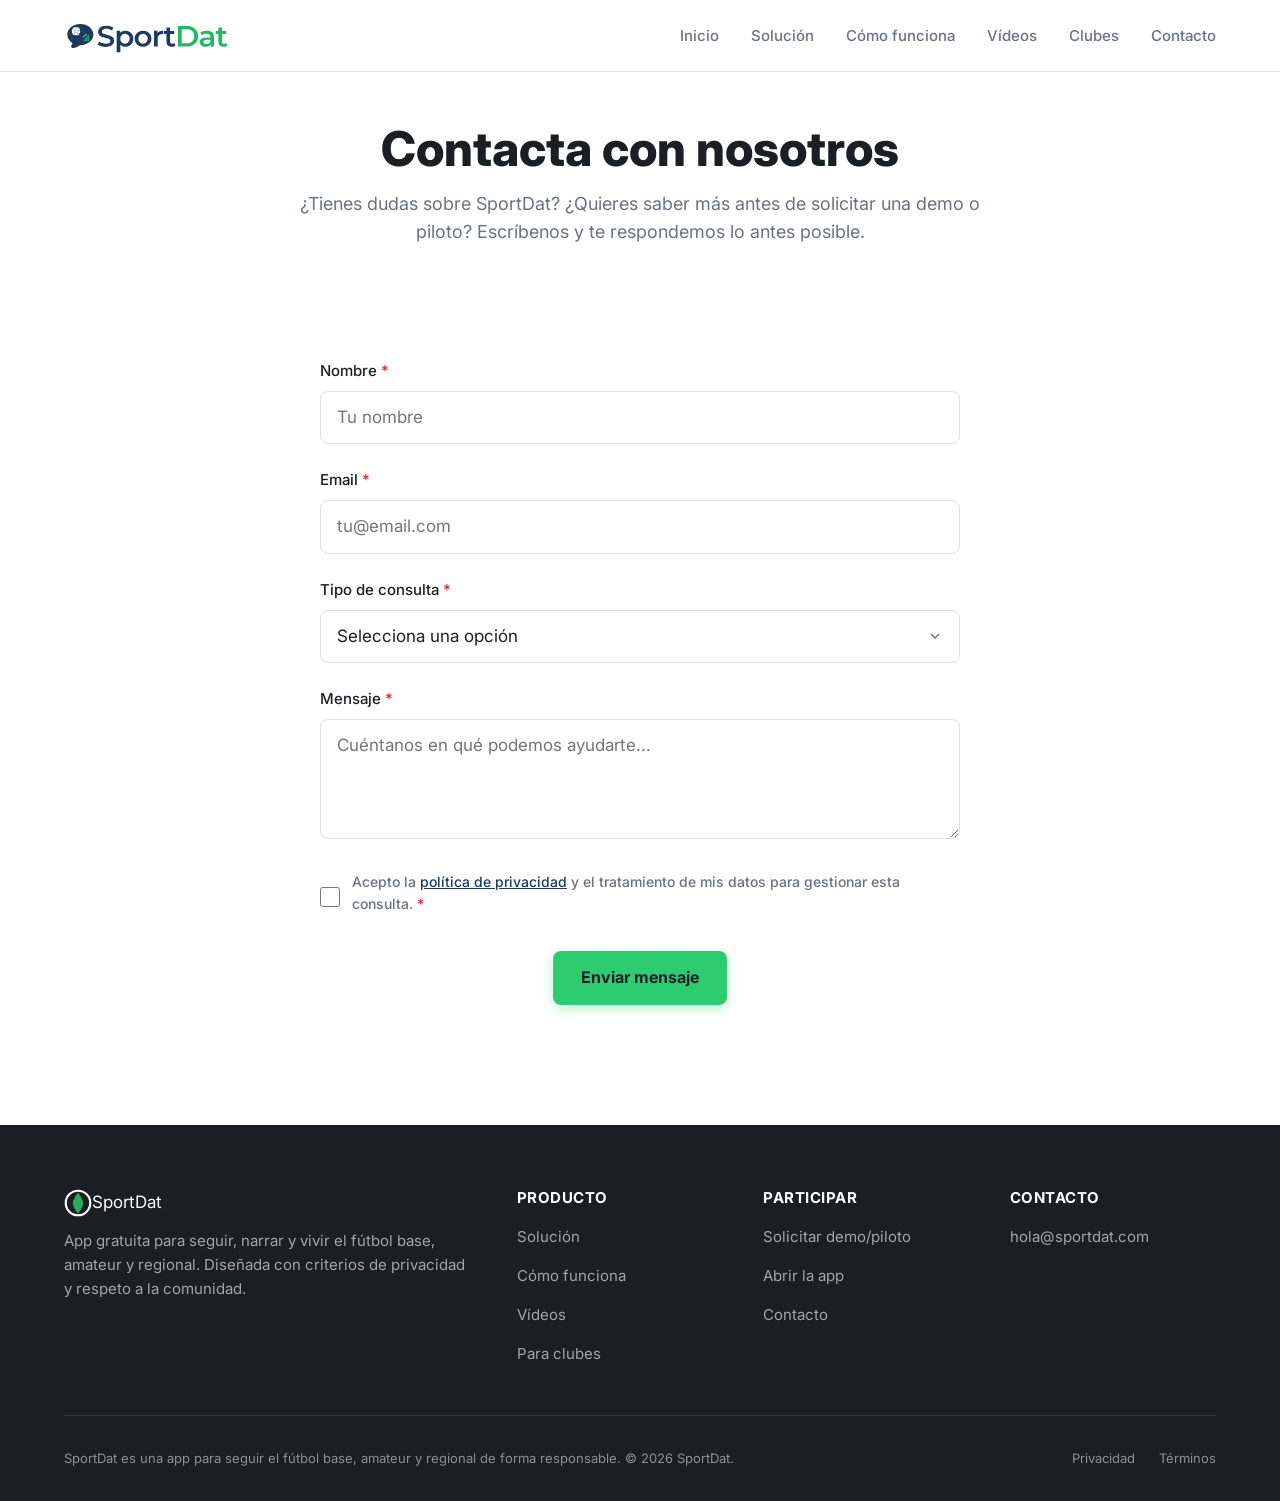
<file: contacto.html>
<!DOCTYPE html>
<html lang="es">
<head>
  <meta charset="UTF-8">
  <meta name="viewport" content="width=device-width, initial-scale=1.0">
  <title>Contacto — SportDat</title>
  <meta name="description" content="Contacta con el equipo de SportDat. Resolvemos tus dudas sobre la app para seguir el fútbol base, amateur y regional, y sobre demos y pilotos para clubes.">

  <!-- Open Graph -->
  <meta property="og:title" content="Contacto — SportDat">
  <meta property="og:description" content="Contacta con el equipo de SportDat. Estamos aquí para resolver tus dudas.">
  <meta property="og:type" content="website">
  <meta property="og:url" content="https://sportdat.com/contacto.html">
  <meta property="og:image" content="https://sportdat.com/assets/images/og-image.png">
  <meta property="og:locale" content="es_ES">

  <!-- Favicon -->
  <link rel="icon" href="/favicon.svg" type="image/svg+xml">

  <!-- Fonts -->
  <link rel="preconnect" href="https://fonts.googleapis.com">
  <link rel="preconnect" href="https://fonts.gstatic.com" crossorigin>
  <link href="https://fonts.googleapis.com/css2?family=Inter:wght@400;500;700;800&display=swap" rel="stylesheet">

  <!-- Styles -->
  <link rel="stylesheet" href="css/styles.css">

  <!-- Analytics -->
  <script defer data-domain="sportdat.com" src="https://plausible.io/js/script.js"></script>
</head>
<body>

  <!-- Header -->
  <header class="site-header">
    <div class="header-inner">
      <a href="/" class="logo" aria-label="SportDat - Inicio">
        <img src="assets/logos/logo-horizontal.svg" alt="SportDat" height="36">
      </a>

      <nav class="nav-links" aria-label="Navegación principal">
        <a href="/">Inicio</a>
        <a href="/#solucion">Solución</a>
        <a href="/#como-funciona">Cómo funciona</a>
        <a href="/#videos">Vídeos</a>
        <a href="/#clubes">Clubes</a>
        <a href="contacto.html">Contacto</a>
      </nav>

      <button class="menu-toggle" aria-label="Abrir menú" aria-expanded="false" aria-controls="mobile-nav">
        <svg class="menu-icon" viewBox="0 0 24 24" fill="none" stroke="currentColor" stroke-width="2" stroke-linecap="round">
          <line x1="3" y1="6" x2="21" y2="6"/>
          <line x1="3" y1="12" x2="21" y2="12"/>
          <line x1="3" y1="18" x2="21" y2="18"/>
        </svg>
        <svg class="close-icon" viewBox="0 0 24 24" fill="none" stroke="currentColor" stroke-width="2" stroke-linecap="round" style="display:none">
          <line x1="18" y1="6" x2="6" y2="18"/>
          <line x1="6" y1="6" x2="18" y2="18"/>
        </svg>
      </button>
    </div>
  </header>

  <!-- Mobile Nav -->
  <nav class="mobile-nav" id="mobile-nav" aria-label="Navegación móvil">
    <a href="/">Inicio</a>
    <a href="/#solucion">Solución</a>
    <a href="/#como-funciona">Cómo funciona</a>
    <a href="/#videos">Vídeos</a>
    <a href="/#clubes">Clubes</a>
    <a href="contacto.html">Contacto</a>
    <a href="https://app.sportdat.com" target="_blank" rel="noopener">Abrir la app</a>
    <a href="piloto-sportdat.html" class="btn btn-primary">Solicitar demo/piloto</a>
  </nav>

  <main>
    <!-- Hero -->
    <section class="hero" style="padding-bottom:2rem">
      <div class="container">
        <div class="section-header">
          <h1>Contacta con nosotros</h1>
          <p>¿Tienes dudas sobre SportDat? ¿Quieres saber más antes de solicitar una demo o piloto? Escríbenos y te respondemos lo antes posible.</p>
        </div>
      </div>
    </section>

    <!-- Contact Form -->
    <section style="padding-top:2rem">
      <div class="container">
        <div class="form-container">
          <form id="contact-form" data-validate>
            <!-- Name -->
            <div class="form-group">
              <label for="contact-name">Nombre <span class="required">*</span></label>
              <input type="text" id="contact-name" name="name" required placeholder="Tu nombre">
              <span class="error-message">Este campo es obligatorio</span>
            </div>

            <!-- Email -->
            <div class="form-group">
              <label for="contact-email">Email <span class="required">*</span></label>
              <input type="email" id="contact-email" name="email" required placeholder="tu@email.com">
              <span class="error-message">Introduce un email válido</span>
            </div>

            <!-- Type of inquiry -->
            <div class="form-group">
              <label for="inquiry-type">Tipo de consulta <span class="required">*</span></label>
              <select id="inquiry-type" name="inquiry_type" required>
                <option value="">Selecciona una opción</option>
                <option value="informacion">Quiero más información</option>
                <option value="seguidor-cronista">Soy seguidor o cronista</option>
                <option value="demo-piloto">Dudas sobre demo/piloto</option>
                <option value="colaboracion">Propuesta de colaboración</option>
                <option value="prensa">Prensa / medios</option>
                <option value="otro">Otro</option>
              </select>
              <span class="error-message">Selecciona el tipo de consulta</span>
            </div>

            <!-- Message -->
            <div class="form-group">
              <label for="message">Mensaje <span class="required">*</span></label>
              <textarea id="message" name="message" required placeholder="Cuéntanos en qué podemos ayudarte..."></textarea>
              <span class="error-message">Escribe tu mensaje</span>
            </div>

            <!-- Privacy -->
            <div class="form-group">
              <div class="privacy-check">
                <input type="checkbox" id="contact-privacy" name="privacy" required>
                <label for="contact-privacy">Acepto la <a href="privacidad.html">política de privacidad</a> y el tratamiento de mis datos para gestionar esta consulta. <span class="required">*</span></label>
              </div>
              <span class="error-message">Debes aceptar la política de privacidad</span>
            </div>

            <!-- Submit -->
            <div class="form-group" style="text-align:center;margin-top:2rem">
              <button type="submit" class="btn btn-primary" data-track-cta="contact-form-submit">Enviar mensaje</button>
            </div>
          </form>

          <!-- Success message -->
          <div class="form-success">
            <div class="success-icon">
              <svg viewBox="0 0 24 24" fill="none" stroke="currentColor" stroke-width="2.5" stroke-linecap="round" stroke-linejoin="round"><polyline points="20 6 9 17 4 12"/></svg>
            </div>
            <h3>¡Mensaje enviado!</h3>
            <p>Gracias por escribirnos. Te responderemos en menos de 24 horas.</p>
            <a href="/" class="btn btn-outline" style="margin-top:1.5rem">Volver al inicio</a>
          </div>
        </div>
      </div>
    </section>
  </main>

  <!-- Footer -->
  <footer class="site-footer">
    <div class="container">
      <div class="footer-inner">
        <div class="footer-brand">
          <div class="logo">
            <svg viewBox="0 0 32 32" fill="none" xmlns="http://www.w3.org/2000/svg" aria-hidden="true" width="28" height="28">
              <circle cx="16" cy="16" r="14" stroke="#fff" stroke-width="2.5"/>
              <path d="M16 4 C16 4 10 12 10 16 C10 20 13 24 16 28 C19 24 22 20 22 16 C22 12 16 4 16 4Z" fill="#2ecc71" opacity="0.8"/>
            </svg>
            SportDat
          </div>
          <p>App gratuita para seguir, narrar y vivir el fútbol base, amateur y regional. Diseñada con criterios de privacidad y respeto a la comunidad.</p>
        </div>
        <div class="footer-links">
          <h4>Producto</h4>
          <ul>
            <li><a href="/#solucion">Solución</a></li>
            <li><a href="/#como-funciona">Cómo funciona</a></li>
            <li><a href="/#videos">Vídeos</a></li>
            <li><a href="/#clubes">Para clubes</a></li>
          </ul>
        </div>
        <div class="footer-links">
          <h4>Participar</h4>
          <ul>
            <li><a href="piloto-sportdat.html">Solicitar demo/piloto</a></li>
            <li><a href="https://app.sportdat.com" target="_blank" rel="noopener">Abrir la app</a></li>
            <li><a href="contacto.html">Contacto</a></li>
          </ul>
        </div>
        <div class="footer-links">
          <h4>Contacto</h4>
          <ul>
            <li><a href="mailto:hola@sportdat.com">hola@sportdat.com</a></li>
          </ul>
        </div>
      </div>
      <div class="footer-bottom">
        <p>SportDat es una app para seguir el fútbol base, amateur y regional de forma responsable. © 2026 SportDat.</p>
        <div class="footer-legal">
          <a href="privacidad.html">Privacidad</a>
          <a href="#">Términos</a>
        </div>
      </div>
    </div>
  </footer>
  <script>window.SPORTDAT_SHEETS_URL = 'https://script.google.com/macros/s/AKfycbxT82AON7OJC_5Tut-_wra5DtWDTZ7ulI_zex3OHpSz-ju2ZG4mPIsosfZ77s2lTehS8A/exec';</script>
  <script src="js/main.js"></script>
</body>
</html>
</file>
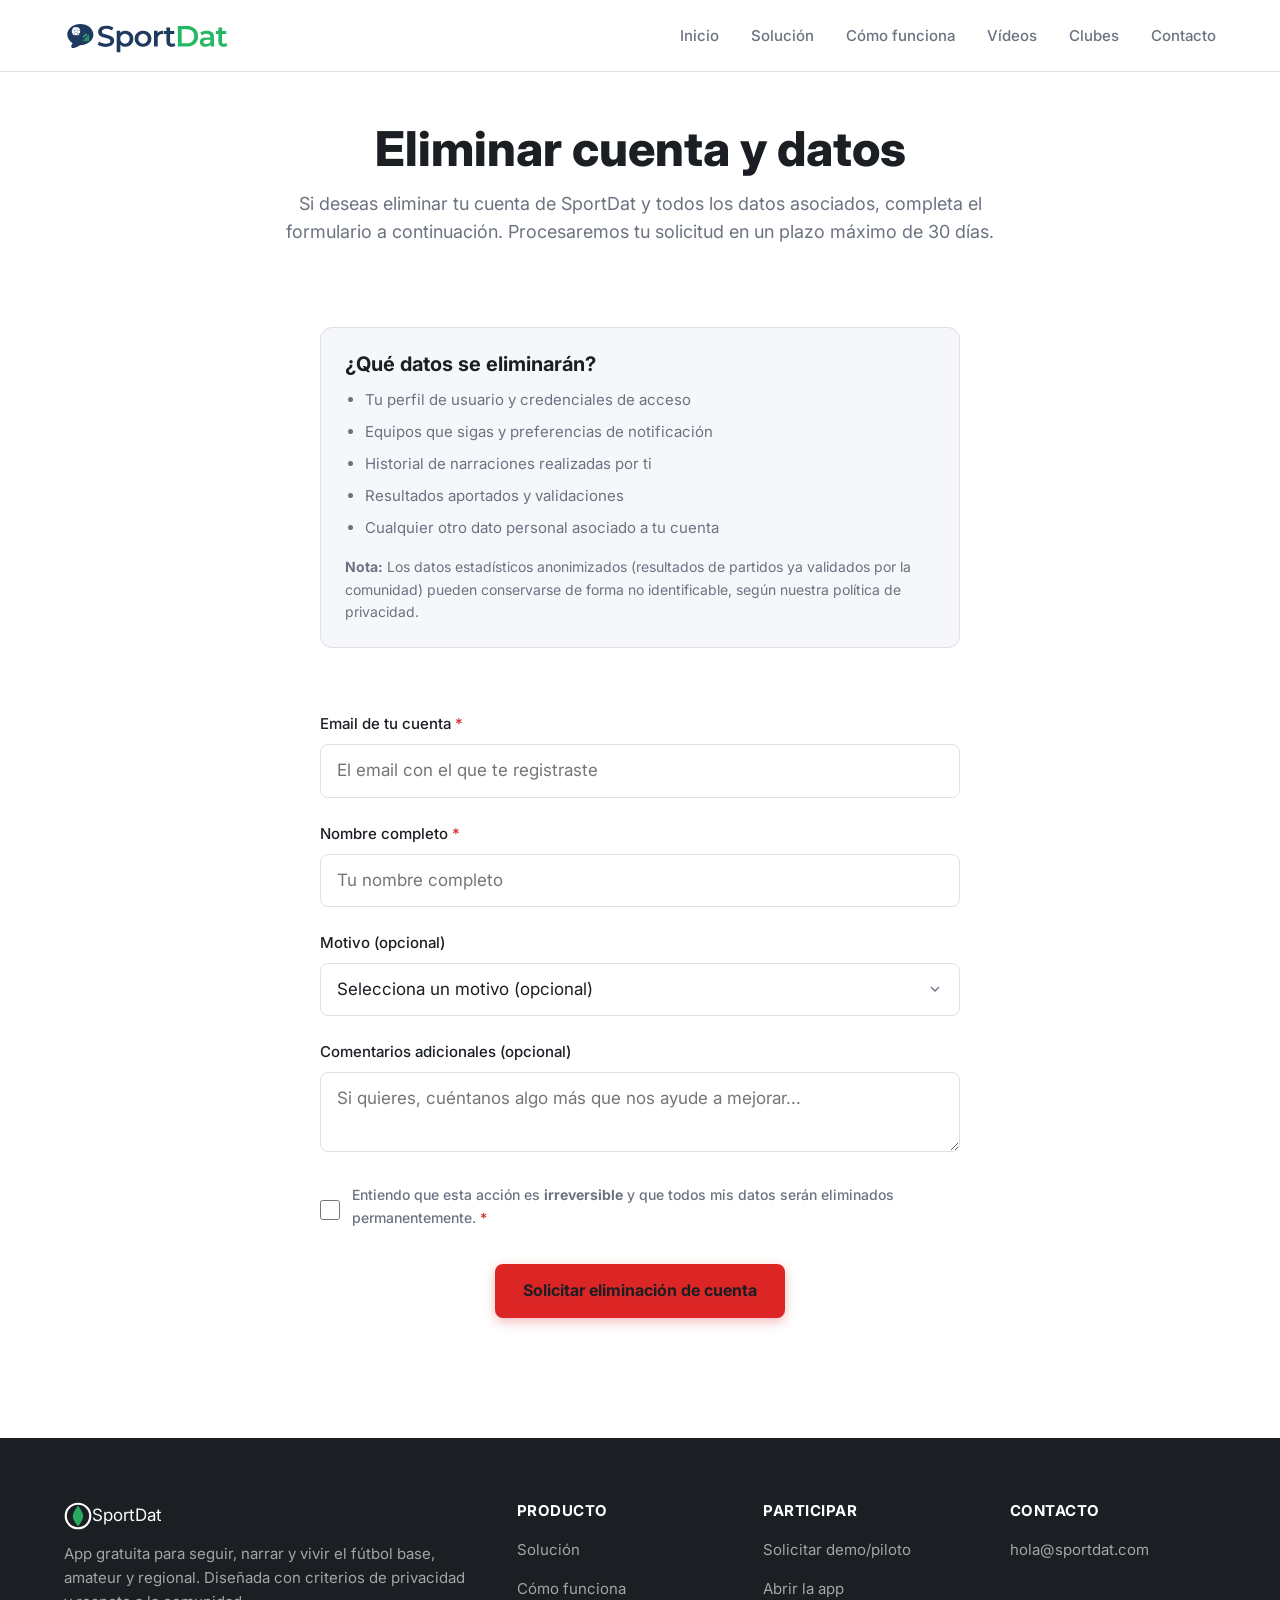
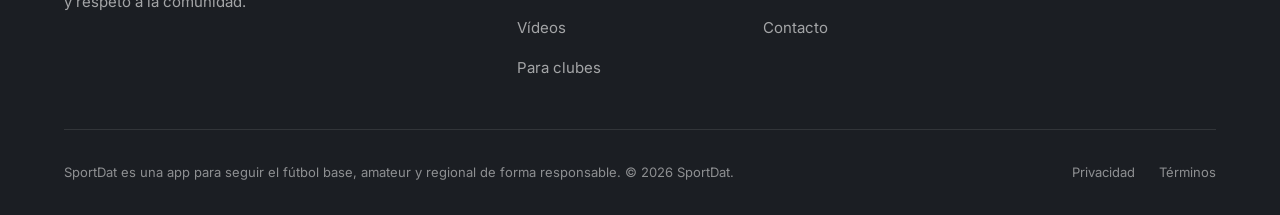
<file: eliminar-cuenta.html>
<!DOCTYPE html>
<html lang="es">
<head>
  <meta charset="UTF-8">
  <meta name="viewport" content="width=device-width, initial-scale=1.0">
  <title>Eliminar cuenta — SportDat</title>
  <meta name="description" content="Solicita la eliminación de tu cuenta y todos los datos asociados en SportDat.">

  <!-- Open Graph -->
  <meta property="og:title" content="Eliminar cuenta — SportDat">
  <meta property="og:description" content="Solicita la eliminación de tu cuenta y todos los datos asociados en SportDat.">
  <meta property="og:type" content="website">
  <meta property="og:url" content="https://sportdat.com/eliminar-cuenta.html">
  <meta property="og:image" content="https://sportdat.com/assets/images/og-image.png">
  <meta property="og:locale" content="es_ES">

  <!-- Favicon -->
  <link rel="icon" href="/favicon.svg" type="image/svg+xml">

  <!-- Fonts -->
  <link rel="preconnect" href="https://fonts.googleapis.com">
  <link rel="preconnect" href="https://fonts.gstatic.com" crossorigin>
  <link href="https://fonts.googleapis.com/css2?family=Inter:wght@400;500;700;800&display=swap" rel="stylesheet">

  <!-- Styles -->
  <link rel="stylesheet" href="css/styles.css">

  <!-- Analytics -->
  <script defer data-domain="sportdat.com" src="https://plausible.io/js/script.js"></script>
</head>
<body>

  <!-- Header -->
  <header class="site-header">
    <div class="header-inner">
      <a href="/" class="logo" aria-label="SportDat - Inicio">
        <img src="assets/logos/logo-horizontal.svg" alt="SportDat" height="36">
      </a>

      <nav class="nav-links" aria-label="Navegación principal">
        <a href="/">Inicio</a>
        <a href="/#solucion">Solución</a>
        <a href="/#como-funciona">Cómo funciona</a>
        <a href="/#videos">Vídeos</a>
        <a href="/#clubes">Clubes</a>
        <a href="contacto.html">Contacto</a>
      </nav>

      <button class="menu-toggle" aria-label="Abrir menú" aria-expanded="false" aria-controls="mobile-nav">
        <svg class="menu-icon" viewBox="0 0 24 24" fill="none" stroke="currentColor" stroke-width="2" stroke-linecap="round">
          <line x1="3" y1="6" x2="21" y2="6"/>
          <line x1="3" y1="12" x2="21" y2="12"/>
          <line x1="3" y1="18" x2="21" y2="18"/>
        </svg>
        <svg class="close-icon" viewBox="0 0 24 24" fill="none" stroke="currentColor" stroke-width="2" stroke-linecap="round" style="display:none">
          <line x1="18" y1="6" x2="6" y2="18"/>
          <line x1="6" y1="6" x2="18" y2="18"/>
        </svg>
      </button>
    </div>
  </header>

  <!-- Mobile Nav -->
  <nav class="mobile-nav" id="mobile-nav" aria-label="Navegación móvil">
    <a href="/">Inicio</a>
    <a href="/#solucion">Solución</a>
    <a href="/#como-funciona">Cómo funciona</a>
    <a href="/#videos">Vídeos</a>
    <a href="/#clubes">Clubes</a>
    <a href="contacto.html">Contacto</a>
    <a href="https://app.sportdat.com" target="_blank" rel="noopener">Abrir la app</a>
    <a href="piloto-sportdat.html" class="btn btn-primary">Solicitar demo/piloto</a>
  </nav>

  <main>
    <!-- Hero -->
    <section class="hero" style="padding-bottom:2rem">
      <div class="container">
        <div class="section-header">
          <h1>Eliminar cuenta y datos</h1>
          <p>Si deseas eliminar tu cuenta de SportDat y todos los datos asociados, completa el formulario a continuación. Procesaremos tu solicitud en un plazo máximo de 30 días.</p>
        </div>
      </div>
    </section>

    <!-- Info section -->
    <section style="padding-top:0;padding-bottom:2rem">
      <div class="container">
        <div class="form-container">
          <div style="background:var(--color-light);border-radius:var(--radius);padding:1.5rem;margin-bottom:2rem;border:1px solid var(--color-border)">
            <h3 style="margin-bottom:0.75rem">¿Qué datos se eliminarán?</h3>
            <ul style="list-style:disc;padding-left:1.25rem;display:flex;flex-direction:column;gap:0.5rem">
              <li style="color:var(--color-gray);font-size:15px">Tu perfil de usuario y credenciales de acceso</li>
              <li style="color:var(--color-gray);font-size:15px">Equipos que sigas y preferencias de notificación</li>
              <li style="color:var(--color-gray);font-size:15px">Historial de narraciones realizadas por ti</li>
              <li style="color:var(--color-gray);font-size:15px">Resultados aportados y validaciones</li>
              <li style="color:var(--color-gray);font-size:15px">Cualquier otro dato personal asociado a tu cuenta</li>
            </ul>
            <p style="margin-top:1rem;margin-bottom:0;font-size:14px;color:var(--color-gray)"><strong>Nota:</strong> Los datos estadísticos anonimizados (resultados de partidos ya validados por la comunidad) pueden conservarse de forma no identificable, según nuestra política de privacidad.</p>
          </div>
        </div>
      </div>
    </section>

    <!-- Delete Account Form -->
    <section style="padding-top:0">
      <div class="container">
        <div class="form-container">
          <form id="delete-account-form" data-validate>
            <!-- Email -->
            <div class="form-group">
              <label for="delete-email">Email de tu cuenta <span class="required">*</span></label>
              <input type="email" id="delete-email" name="email" required placeholder="El email con el que te registraste">
              <span class="error-message">Introduce el email asociado a tu cuenta</span>
            </div>

            <!-- Name -->
            <div class="form-group">
              <label for="delete-name">Nombre completo <span class="required">*</span></label>
              <input type="text" id="delete-name" name="name" required placeholder="Tu nombre completo">
              <span class="error-message">Este campo es obligatorio</span>
            </div>

            <!-- Reason -->
            <div class="form-group">
              <label for="delete-reason">Motivo (opcional)</label>
              <select id="delete-reason" name="reason">
                <option value="">Selecciona un motivo (opcional)</option>
                <option value="no-uso">Ya no uso la aplicación</option>
                <option value="privacidad">Preocupación por la privacidad</option>
                <option value="otra-app">Uso otra aplicación</option>
                <option value="experiencia">No me ha gustado la experiencia</option>
                <option value="otro">Otro motivo</option>
              </select>
            </div>

            <!-- Additional comments -->
            <div class="form-group">
              <label for="delete-comments">Comentarios adicionales (opcional)</label>
              <textarea id="delete-comments" name="comments" placeholder="Si quieres, cuéntanos algo más que nos ayude a mejorar..." style="min-height:80px"></textarea>
            </div>

            <!-- Confirmation -->
            <div class="form-group">
              <div class="privacy-check">
                <input type="checkbox" id="delete-confirm" name="confirm" required>
                <label for="delete-confirm">Entiendo que esta acción es <strong>irreversible</strong> y que todos mis datos serán eliminados permanentemente. <span class="required">*</span></label>
              </div>
              <span class="error-message">Debes confirmar que entiendes que la eliminación es irreversible</span>
            </div>

            <!-- Submit -->
            <div class="form-group" style="text-align:center;margin-top:2rem">
              <button type="submit" class="btn btn-primary" style="background:#dc2626;box-shadow:0 4px 12px rgba(220,38,38,0.3)" data-track-cta="delete-account-submit">Solicitar eliminación de cuenta</button>
            </div>
          </form>

          <!-- Success message -->
          <div class="form-success">
            <div class="success-icon">
              <svg viewBox="0 0 24 24" fill="none" stroke="currentColor" stroke-width="2.5" stroke-linecap="round" stroke-linejoin="round"><polyline points="20 6 9 17 4 12"/></svg>
            </div>
            <h3>Solicitud recibida</h3>
            <p>Hemos recibido tu solicitud de eliminación de cuenta. Procesaremos la eliminación en un plazo máximo de 30 días y te enviaremos una confirmación por email.</p>
            <p style="font-size:14px">Si tienes alguna duda, puedes escribirnos a <a href="mailto:hola@sportdat.com" style="color:var(--color-primary);text-decoration:underline">hola@sportdat.com</a></p>
            <a href="/" class="btn btn-outline" style="margin-top:1.5rem">Volver al inicio</a>
          </div>
        </div>
      </div>
    </section>
  </main>

  <!-- Footer -->
  <footer class="site-footer">
    <div class="container">
      <div class="footer-inner">
        <div class="footer-brand">
          <div class="logo">
            <svg viewBox="0 0 32 32" fill="none" xmlns="http://www.w3.org/2000/svg" aria-hidden="true" width="28" height="28">
              <circle cx="16" cy="16" r="14" stroke="#fff" stroke-width="2.5"/>
              <path d="M16 4 C16 4 10 12 10 16 C10 20 13 24 16 28 C19 24 22 20 22 16 C22 12 16 4 16 4Z" fill="#2ecc71" opacity="0.8"/>
            </svg>
            SportDat
          </div>
          <p>App gratuita para seguir, narrar y vivir el fútbol base, amateur y regional. Diseñada con criterios de privacidad y respeto a la comunidad.</p>
        </div>
        <div class="footer-links">
          <h4>Producto</h4>
          <ul>
            <li><a href="/#solucion">Solución</a></li>
            <li><a href="/#como-funciona">Cómo funciona</a></li>
            <li><a href="/#videos">Vídeos</a></li>
            <li><a href="/#clubes">Para clubes</a></li>
          </ul>
        </div>
        <div class="footer-links">
          <h4>Participar</h4>
          <ul>
            <li><a href="piloto-sportdat.html">Solicitar demo/piloto</a></li>
            <li><a href="https://app.sportdat.com" target="_blank" rel="noopener">Abrir la app</a></li>
            <li><a href="contacto.html">Contacto</a></li>
          </ul>
        </div>
        <div class="footer-links">
          <h4>Contacto</h4>
          <ul>
            <li><a href="mailto:hola@sportdat.com">hola@sportdat.com</a></li>
          </ul>
        </div>
      </div>
      <div class="footer-bottom">
        <p>SportDat es una app para seguir el fútbol base, amateur y regional de forma responsable. © 2026 SportDat.</p>
        <div class="footer-legal">
          <a href="#">Privacidad</a>
          <a href="#">Términos</a>
        </div>
      </div>
    </div>
  </footer>
  <script>window.SPORTDAT_SHEETS_URL = 'https://script.google.com/macros/s/AKfycbxT82AON7OJC_5Tut-_wra5DtWDTZ7ulI_zex3OHpSz-ju2ZG4mPIsosfZ77s2lTehS8A/exec';</script>
  <script src="js/main.js"></script>
</body>
</html>
</file>
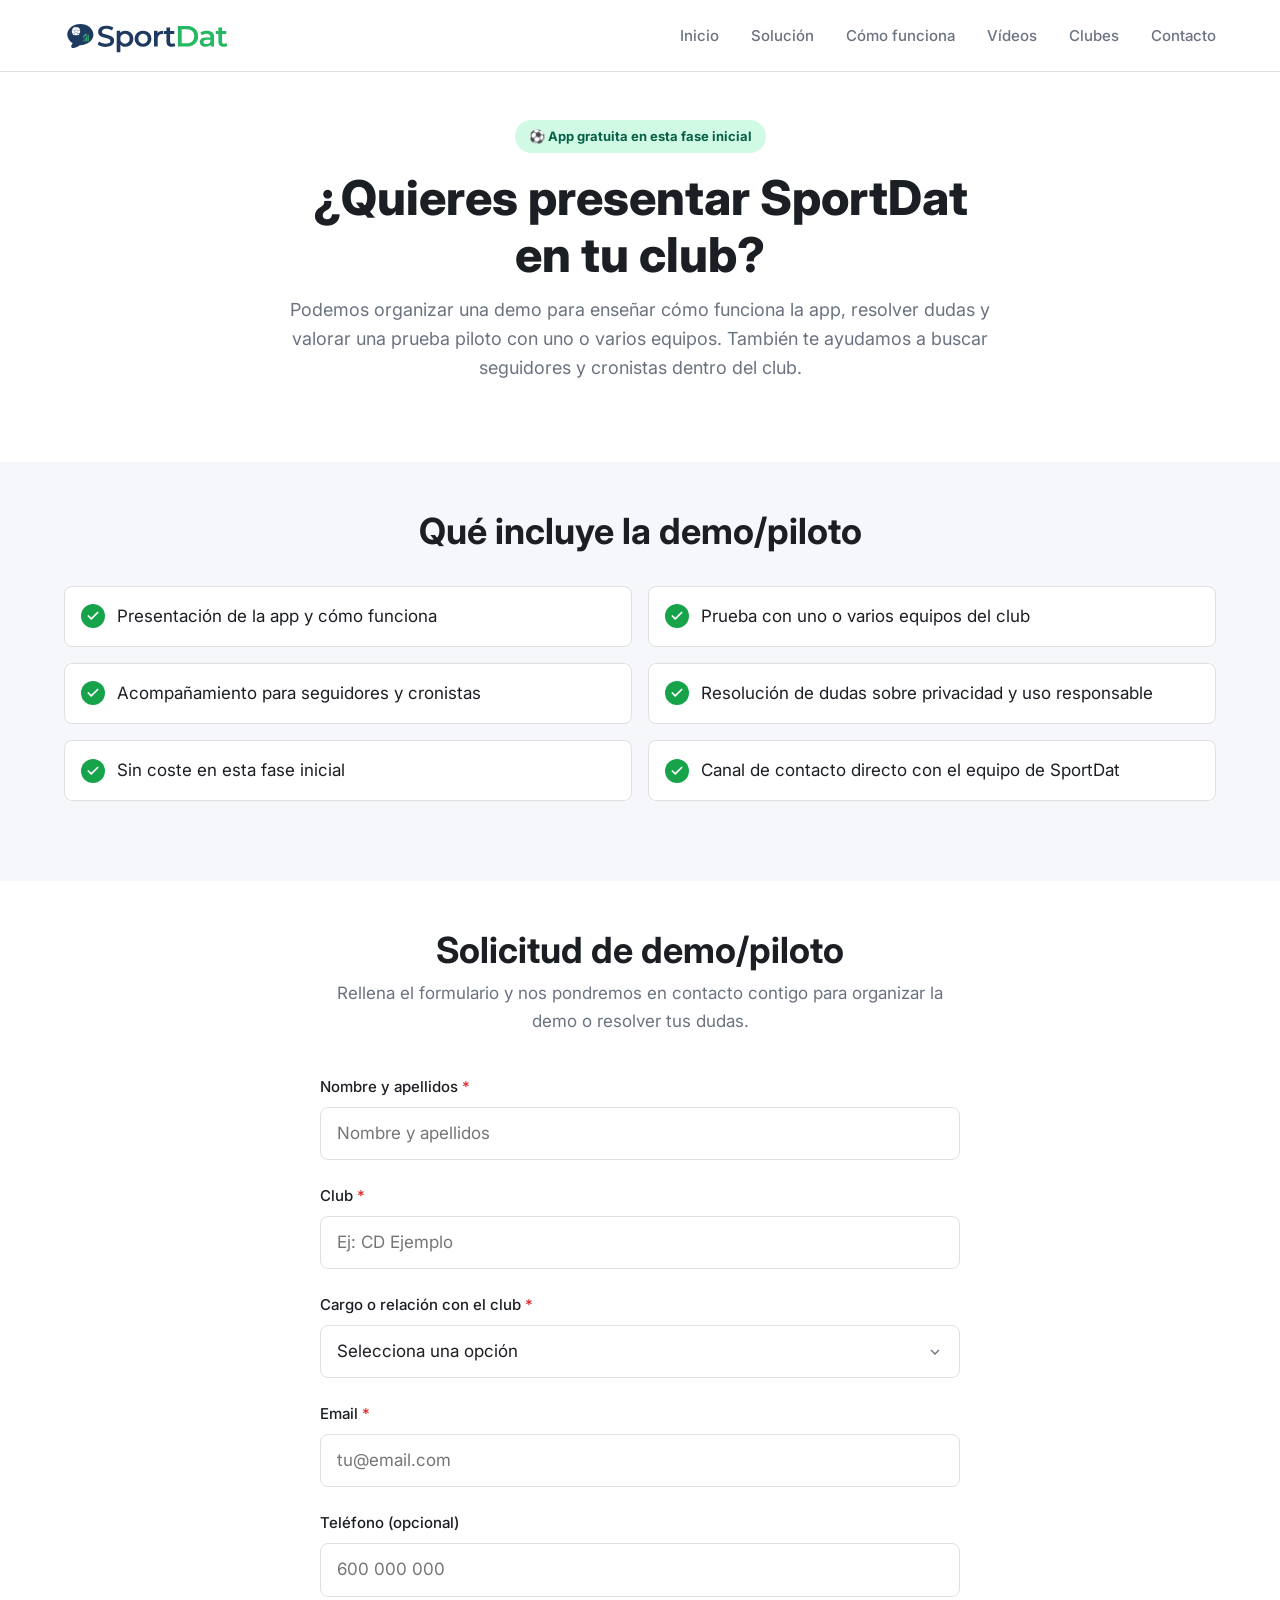
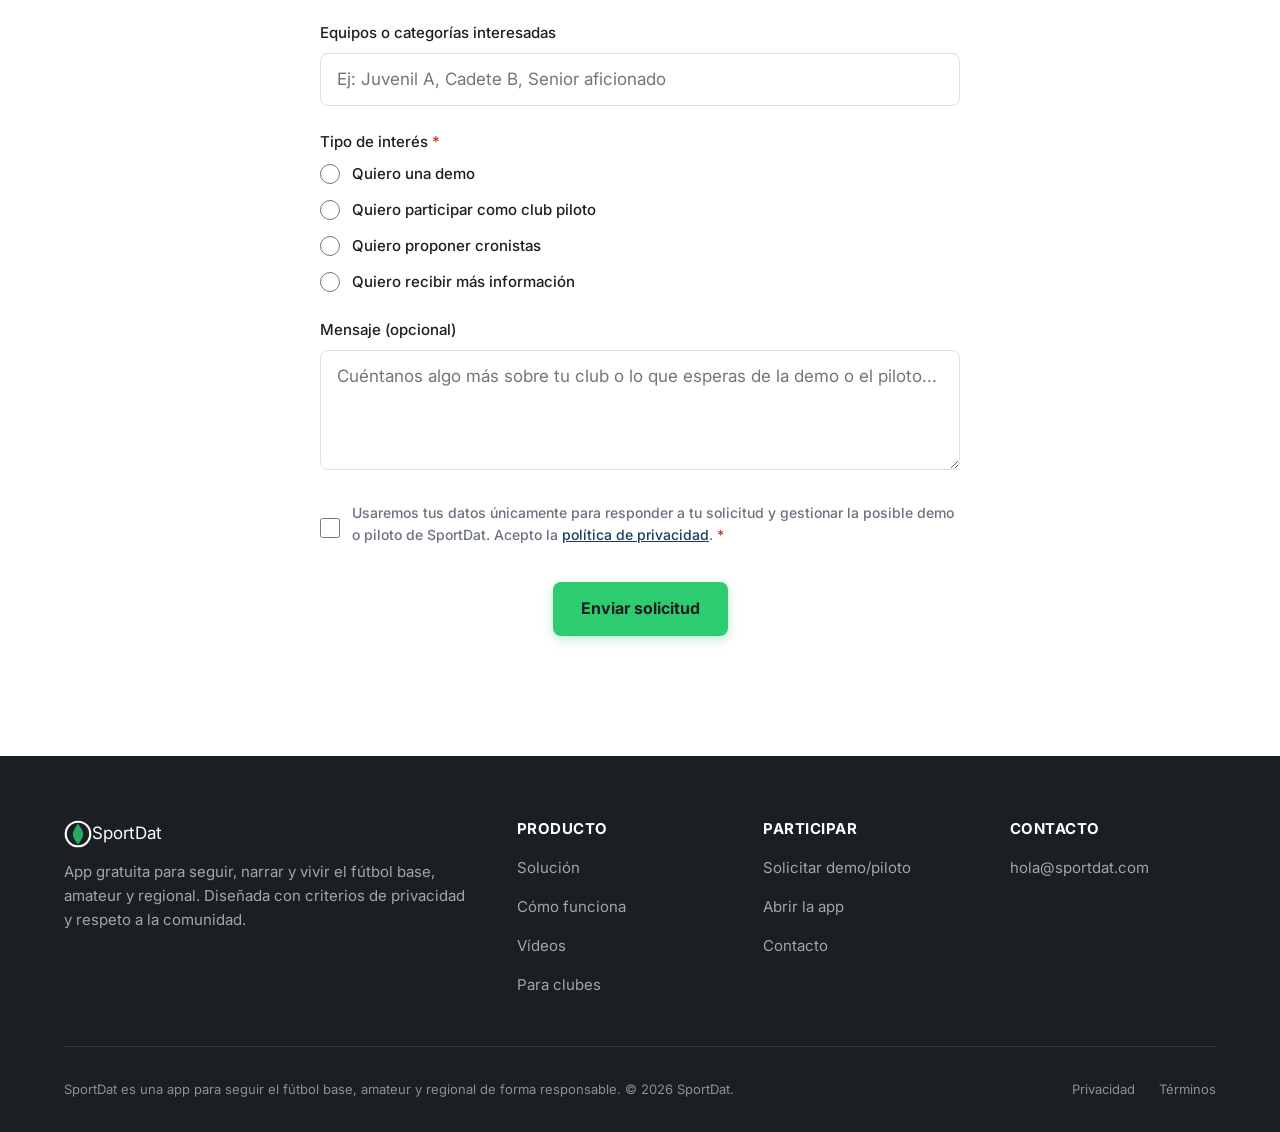
<file: piloto-sportdat.html>
<!DOCTYPE html>
<html lang="es">
<head>
  <meta charset="UTF-8">
  <meta name="viewport" content="width=device-width, initial-scale=1.0">
  <title>Solicitar demo/piloto — SportDat</title>
  <meta name="description" content="Solicita una demo o participa como club piloto de SportDat. Organizamos una presentación de la app y valoramos una prueba con uno o varios equipos. App gratuita en esta fase inicial.">

  <!-- Open Graph -->
  <meta property="og:title" content="Solicitar demo/piloto — SportDat">
  <meta property="og:description" content="Solicita una demo o participa como club piloto de SportDat para fútbol base, amateur y regional.">
  <meta property="og:type" content="website">
  <meta property="og:url" content="https://sportdat.com/piloto-sportdat.html">
  <meta property="og:image" content="https://sportdat.com/assets/images/og-image.png">
  <meta property="og:locale" content="es_ES">

  <!-- Favicon -->
  <link rel="icon" href="/favicon.svg" type="image/svg+xml">

  <!-- Fonts -->
  <link rel="preconnect" href="https://fonts.googleapis.com">
  <link rel="preconnect" href="https://fonts.gstatic.com" crossorigin>
  <link href="https://fonts.googleapis.com/css2?family=Inter:wght@400;500;700;800&display=swap" rel="stylesheet">

  <!-- Styles -->
  <link rel="stylesheet" href="css/styles.css">

  <!-- Analytics -->
  <script defer data-domain="sportdat.com" src="https://plausible.io/js/script.js"></script>
</head>
<body>

  <!-- Header -->
  <header class="site-header">
    <div class="header-inner">
      <a href="/" class="logo" aria-label="SportDat - Inicio">
        <img src="assets/logos/logo-horizontal.svg" alt="SportDat" height="36">
      </a>

      <nav class="nav-links" aria-label="Navegación principal">
        <a href="/">Inicio</a>
        <a href="/#solucion">Solución</a>
        <a href="/#como-funciona">Cómo funciona</a>
        <a href="/#videos">Vídeos</a>
        <a href="/#clubes">Clubes</a>
        <a href="contacto.html">Contacto</a>
      </nav>

      <button class="menu-toggle" aria-label="Abrir menú" aria-expanded="false" aria-controls="mobile-nav">
        <svg class="menu-icon" viewBox="0 0 24 24" fill="none" stroke="currentColor" stroke-width="2" stroke-linecap="round">
          <line x1="3" y1="6" x2="21" y2="6"/>
          <line x1="3" y1="12" x2="21" y2="12"/>
          <line x1="3" y1="18" x2="21" y2="18"/>
        </svg>
        <svg class="close-icon" viewBox="0 0 24 24" fill="none" stroke="currentColor" stroke-width="2" stroke-linecap="round" style="display:none">
          <line x1="18" y1="6" x2="6" y2="18"/>
          <line x1="6" y1="6" x2="18" y2="18"/>
        </svg>
      </button>
    </div>
  </header>

  <!-- Mobile Nav -->
  <nav class="mobile-nav" id="mobile-nav" aria-label="Navegación móvil">
    <a href="/">Inicio</a>
    <a href="/#solucion">Solución</a>
    <a href="/#como-funciona">Cómo funciona</a>
    <a href="/#videos">Vídeos</a>
    <a href="/#clubes">Clubes</a>
    <a href="contacto.html">Contacto</a>
    <a href="https://app.sportdat.com" target="_blank" rel="noopener">Abrir la app</a>
    <a href="piloto-sportdat.html" class="btn btn-primary">Solicitar demo/piloto</a>
  </nav>

  <main>
    <!-- Hero -->
    <section class="hero" style="padding-bottom:2rem">
      <div class="container">
        <div class="section-header">
          <span class="free-badge" style="margin-bottom:1rem">⚽ App gratuita en esta fase inicial</span>
          <h1>¿Quieres presentar SportDat en tu club?</h1>
          <p>Podemos organizar una demo para enseñar cómo funciona la app, resolver dudas y valorar una prueba piloto con uno o varios equipos. También te ayudamos a buscar seguidores y cronistas dentro del club.</p>
        </div>
      </div>
    </section>

    <!-- What's included -->
    <section class="section-alt" style="padding-top:3rem;padding-bottom:3rem">
      <div class="container">
        <h2 style="text-align:center;margin-bottom:2rem">Qué incluye la demo/piloto</h2>
        <div class="pilot-includes">
          <div class="pilot-item">
            <div class="check-icon">
              <svg viewBox="0 0 24 24" fill="none" stroke="currentColor" stroke-width="3" stroke-linecap="round" stroke-linejoin="round"><polyline points="20 6 9 17 4 12"/></svg>
            </div>
            <span>Presentación de la app y cómo funciona</span>
          </div>
          <div class="pilot-item">
            <div class="check-icon">
              <svg viewBox="0 0 24 24" fill="none" stroke="currentColor" stroke-width="3" stroke-linecap="round" stroke-linejoin="round"><polyline points="20 6 9 17 4 12"/></svg>
            </div>
            <span>Prueba con uno o varios equipos del club</span>
          </div>
          <div class="pilot-item">
            <div class="check-icon">
              <svg viewBox="0 0 24 24" fill="none" stroke="currentColor" stroke-width="3" stroke-linecap="round" stroke-linejoin="round"><polyline points="20 6 9 17 4 12"/></svg>
            </div>
            <span>Acompañamiento para seguidores y cronistas</span>
          </div>
          <div class="pilot-item">
            <div class="check-icon">
              <svg viewBox="0 0 24 24" fill="none" stroke="currentColor" stroke-width="3" stroke-linecap="round" stroke-linejoin="round"><polyline points="20 6 9 17 4 12"/></svg>
            </div>
            <span>Resolución de dudas sobre privacidad y uso responsable</span>
          </div>
          <div class="pilot-item">
            <div class="check-icon">
              <svg viewBox="0 0 24 24" fill="none" stroke="currentColor" stroke-width="3" stroke-linecap="round" stroke-linejoin="round"><polyline points="20 6 9 17 4 12"/></svg>
            </div>
            <span>Sin coste en esta fase inicial</span>
          </div>
          <div class="pilot-item">
            <div class="check-icon">
              <svg viewBox="0 0 24 24" fill="none" stroke="currentColor" stroke-width="3" stroke-linecap="round" stroke-linejoin="round"><polyline points="20 6 9 17 4 12"/></svg>
            </div>
            <span>Canal de contacto directo con el equipo de SportDat</span>
          </div>
        </div>
      </div>
    </section>

    <!-- Form -->
    <section style="padding-top:3rem">
      <div class="container">
        <div class="form-container">
          <h2 style="text-align:center;margin-bottom:0.5rem">Solicitud de demo/piloto</h2>
          <p style="text-align:center;margin-bottom:2.5rem">Rellena el formulario y nos pondremos en contacto contigo para organizar la demo o resolver tus dudas.</p>

          <form id="pilot-form" data-validate>
            <!-- Full name -->
            <div class="form-group">
              <label for="contact-person">Nombre y apellidos <span class="required">*</span></label>
              <input type="text" id="contact-person" name="contact_person" required placeholder="Nombre y apellidos">
              <span class="error-message">Este campo es obligatorio</span>
            </div>

            <!-- Club name -->
            <div class="form-group">
              <label for="club-name">Club <span class="required">*</span></label>
              <input type="text" id="club-name" name="club_name" required placeholder="Ej: CD Ejemplo">
              <span class="error-message">Este campo es obligatorio</span>
            </div>

            <!-- Role -->
            <div class="form-group">
              <label for="role">Cargo o relación con el club <span class="required">*</span></label>
              <select id="role" name="role" required>
                <option value="">Selecciona una opción</option>
                <option value="directivo">Directivo/a</option>
                <option value="coordinador">Coordinador/a</option>
                <option value="entrenador">Entrenador/a</option>
                <option value="delegado">Delegado/a</option>
                <option value="padre-madre">Padre/Madre</option>
                <option value="aficionado">Aficionado/a</option>
                <option value="otro">Otro</option>
              </select>
              <span class="error-message">Selecciona tu cargo o relación</span>
            </div>

            <!-- Email -->
            <div class="form-group">
              <label for="email">Email <span class="required">*</span></label>
              <input type="email" id="email" name="email" required placeholder="tu@email.com">
              <span class="error-message">Introduce un email válido</span>
            </div>

            <!-- Phone (optional) -->
            <div class="form-group">
              <label for="phone">Teléfono (opcional)</label>
              <input type="tel" id="phone" name="phone" placeholder="600 000 000">
            </div>

            <!-- Teams / categories of interest -->
            <div class="form-group">
              <label for="teams-interest">Equipos o categorías interesadas</label>
              <input type="text" id="teams-interest" name="teams_interest" placeholder="Ej: Juvenil A, Cadete B, Senior aficionado">
            </div>

            <!-- Type of interest -->
            <div class="form-group">
              <label>Tipo de interés <span class="required">*</span></label>
              <div class="radio-group" data-required data-name="interest">
                <div class="radio-item">
                  <input type="radio" id="int-demo" name="interest" value="demo">
                  <label for="int-demo">Quiero una demo</label>
                </div>
                <div class="radio-item">
                  <input type="radio" id="int-piloto" name="interest" value="piloto">
                  <label for="int-piloto">Quiero participar como club piloto</label>
                </div>
                <div class="radio-item">
                  <input type="radio" id="int-cronistas" name="interest" value="cronistas">
                  <label for="int-cronistas">Quiero proponer cronistas</label>
                </div>
                <div class="radio-item">
                  <input type="radio" id="int-info" name="interest" value="info">
                  <label for="int-info">Quiero recibir más información</label>
                </div>
              </div>
              <span class="error-message">Selecciona una opción</span>
            </div>

            <!-- Message -->
            <div class="form-group">
              <label for="comment">Mensaje (opcional)</label>
              <textarea id="comment" name="comment" placeholder="Cuéntanos algo más sobre tu club o lo que esperas de la demo o el piloto..."></textarea>
            </div>

            <!-- Privacy -->
            <div class="form-group">
              <div class="privacy-check">
                <input type="checkbox" id="privacy" name="privacy" required>
                <label for="privacy">Usaremos tus datos únicamente para responder a tu solicitud y gestionar la posible demo o piloto de SportDat. Acepto la <a href="privacidad.html">política de privacidad</a>. <span class="required">*</span></label>
              </div>
              <span class="error-message">Debes aceptar la política de privacidad</span>
            </div>

            <!-- Submit -->
            <div class="form-group" style="text-align:center;margin-top:2rem">
              <button type="submit" class="btn btn-primary" data-track-cta="pilot-form-submit">Enviar solicitud</button>
            </div>
          </form>

          <!-- Success message -->
          <div class="form-success">
            <div class="success-icon">
              <svg viewBox="0 0 24 24" fill="none" stroke="currentColor" stroke-width="2.5" stroke-linecap="round" stroke-linejoin="round"><polyline points="20 6 9 17 4 12"/></svg>
            </div>
            <h3>¡Gracias! Hemos recibido tu solicitud</h3>
            <p>Nos pondremos en contacto contigo para organizar la demo o resolver tus dudas sobre SportDat.</p>
            <p style="margin-top:1.5rem;font-size:15px">¿Conoces a otra persona en tu club que pueda estar interesada? Comparte esta página con ella.</p>
            <a href="/" class="btn btn-outline" style="margin-top:1rem">Volver al inicio</a>
          </div>
        </div>
      </div>
    </section>
  </main>

  <!-- Footer -->
  <footer class="site-footer">
    <div class="container">
      <div class="footer-inner">
        <div class="footer-brand">
          <div class="logo">
            <svg viewBox="0 0 32 32" fill="none" xmlns="http://www.w3.org/2000/svg" aria-hidden="true" width="28" height="28">
              <circle cx="16" cy="16" r="14" stroke="#fff" stroke-width="2.5"/>
              <path d="M16 4 C16 4 10 12 10 16 C10 20 13 24 16 28 C19 24 22 20 22 16 C22 12 16 4 16 4Z" fill="#2ecc71" opacity="0.8"/>
            </svg>
            SportDat
          </div>
          <p>App gratuita para seguir, narrar y vivir el fútbol base, amateur y regional. Diseñada con criterios de privacidad y respeto a la comunidad.</p>
        </div>
        <div class="footer-links">
          <h4>Producto</h4>
          <ul>
            <li><a href="/#solucion">Solución</a></li>
            <li><a href="/#como-funciona">Cómo funciona</a></li>
            <li><a href="/#videos">Vídeos</a></li>
            <li><a href="/#clubes">Para clubes</a></li>
          </ul>
        </div>
        <div class="footer-links">
          <h4>Participar</h4>
          <ul>
            <li><a href="piloto-sportdat.html">Solicitar demo/piloto</a></li>
            <li><a href="https://app.sportdat.com" target="_blank" rel="noopener">Abrir la app</a></li>
            <li><a href="contacto.html">Contacto</a></li>
          </ul>
        </div>
        <div class="footer-links">
          <h4>Contacto</h4>
          <ul>
            <li><a href="mailto:hola@sportdat.com">hola@sportdat.com</a></li>
          </ul>
        </div>
      </div>
      <div class="footer-bottom">
        <p>SportDat es una app para seguir el fútbol base, amateur y regional de forma responsable. © 2026 SportDat.</p>
        <div class="footer-legal">
          <a href="privacidad.html">Privacidad</a>
          <a href="#">Términos</a>
        </div>
      </div>
    </div>
  </footer>
  <script>window.SPORTDAT_SHEETS_URL = 'https://script.google.com/macros/s/AKfycbxT82AON7OJC_5Tut-_wra5DtWDTZ7ulI_zex3OHpSz-ju2ZG4mPIsosfZ77s2lTehS8A/exec';</script>
  <script src="js/main.js"></script>
</body>
</html>
</file>
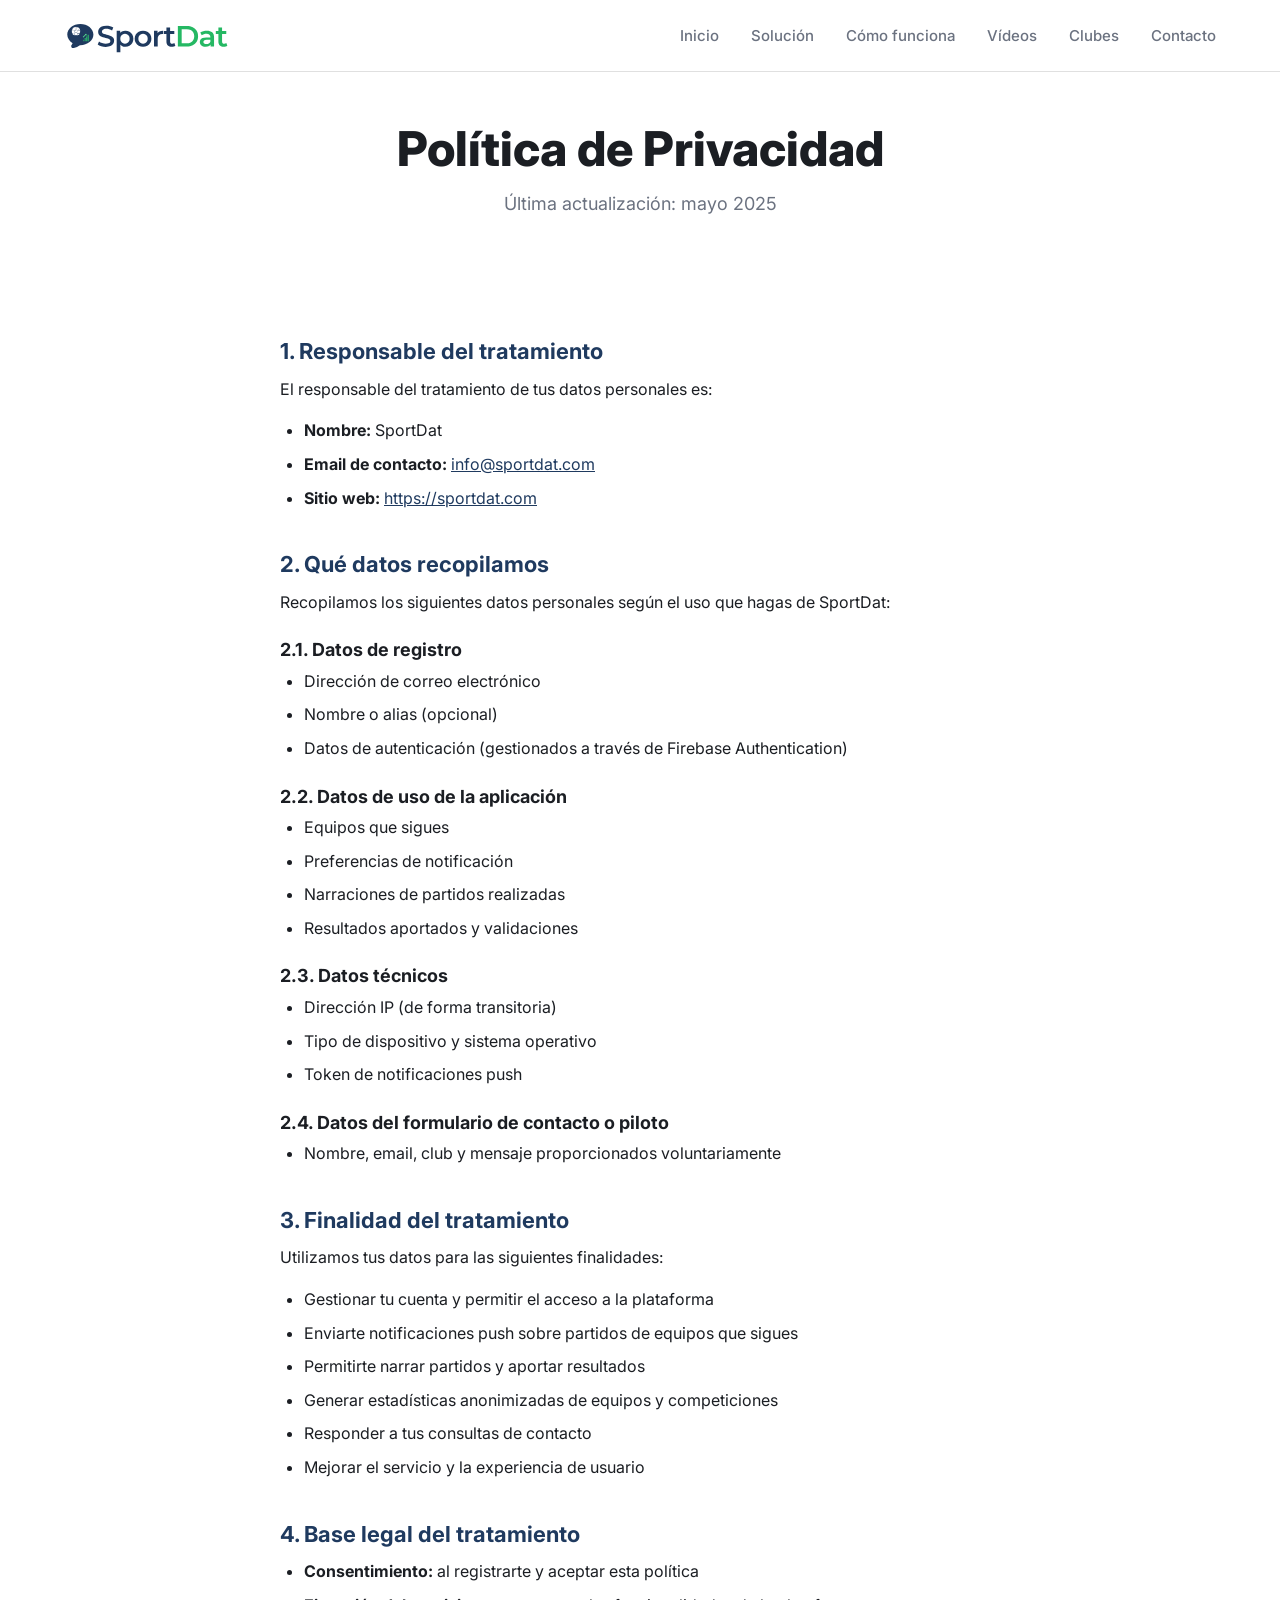
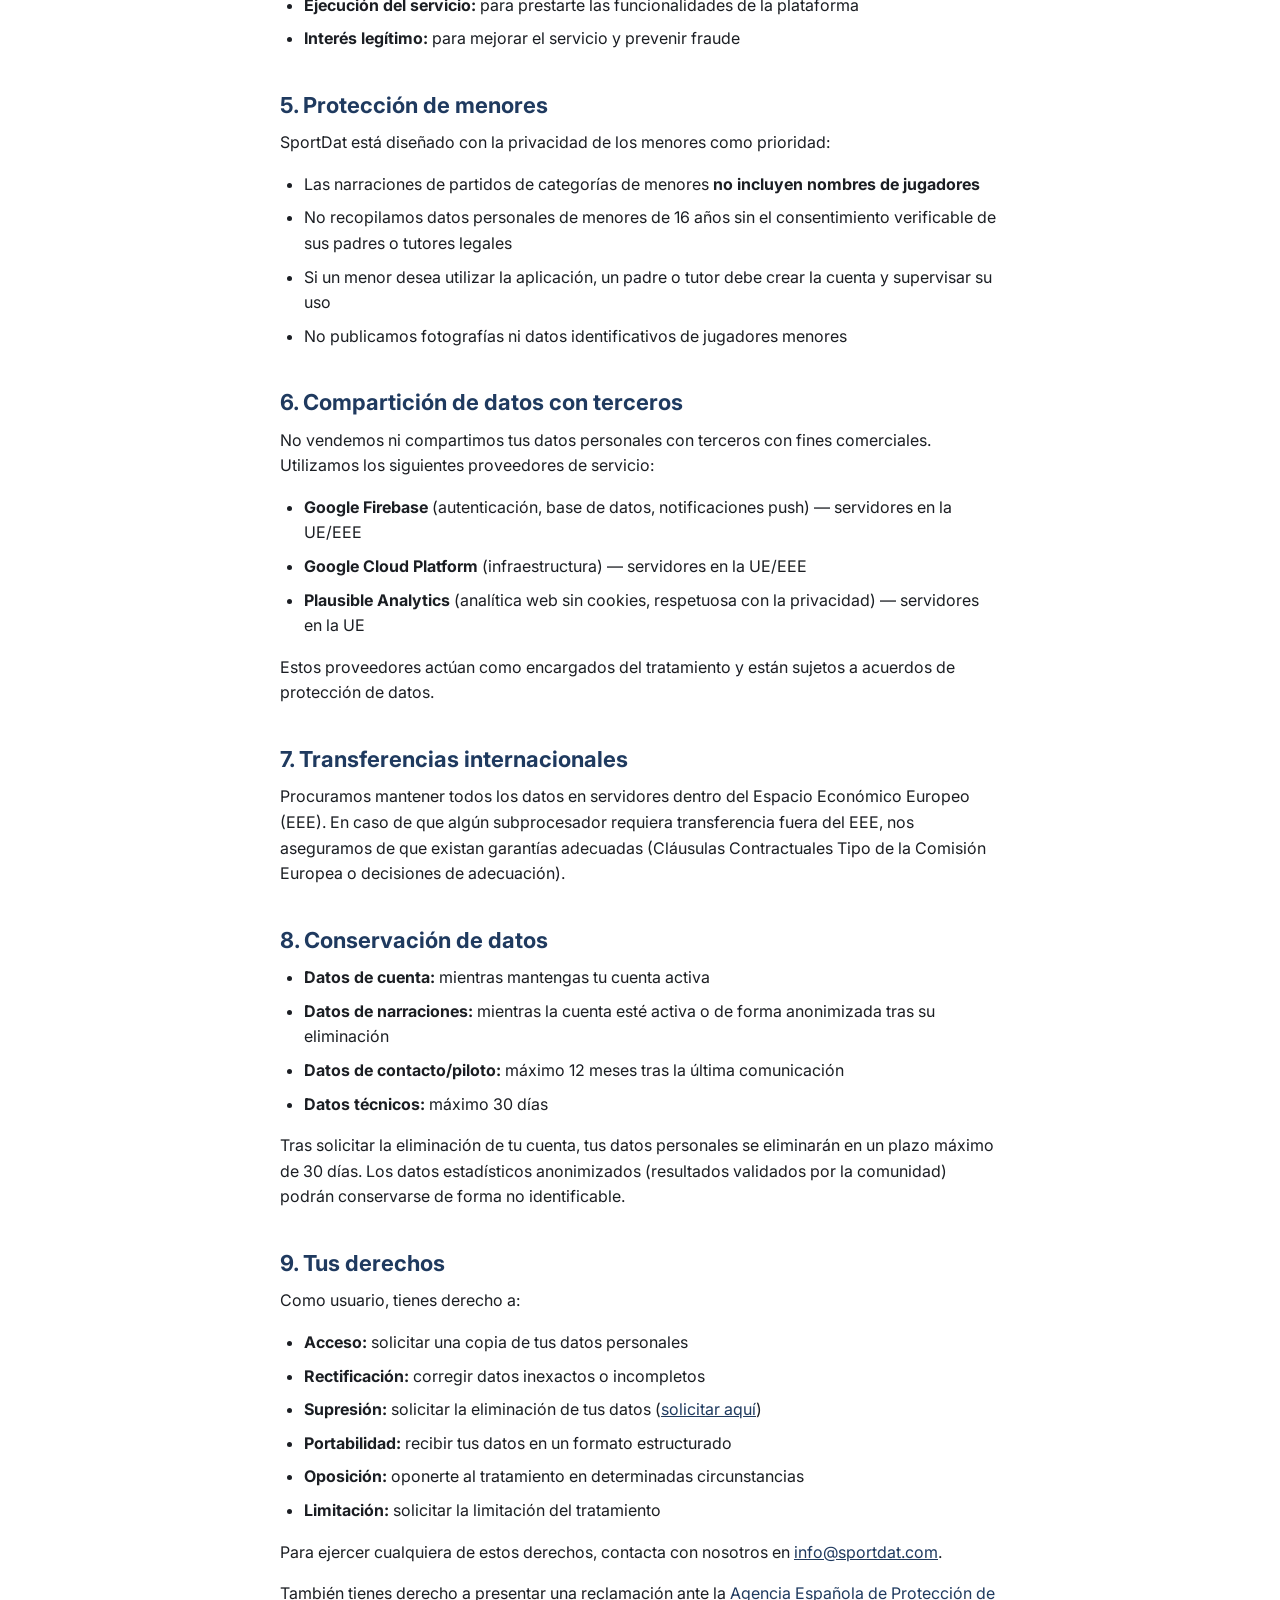
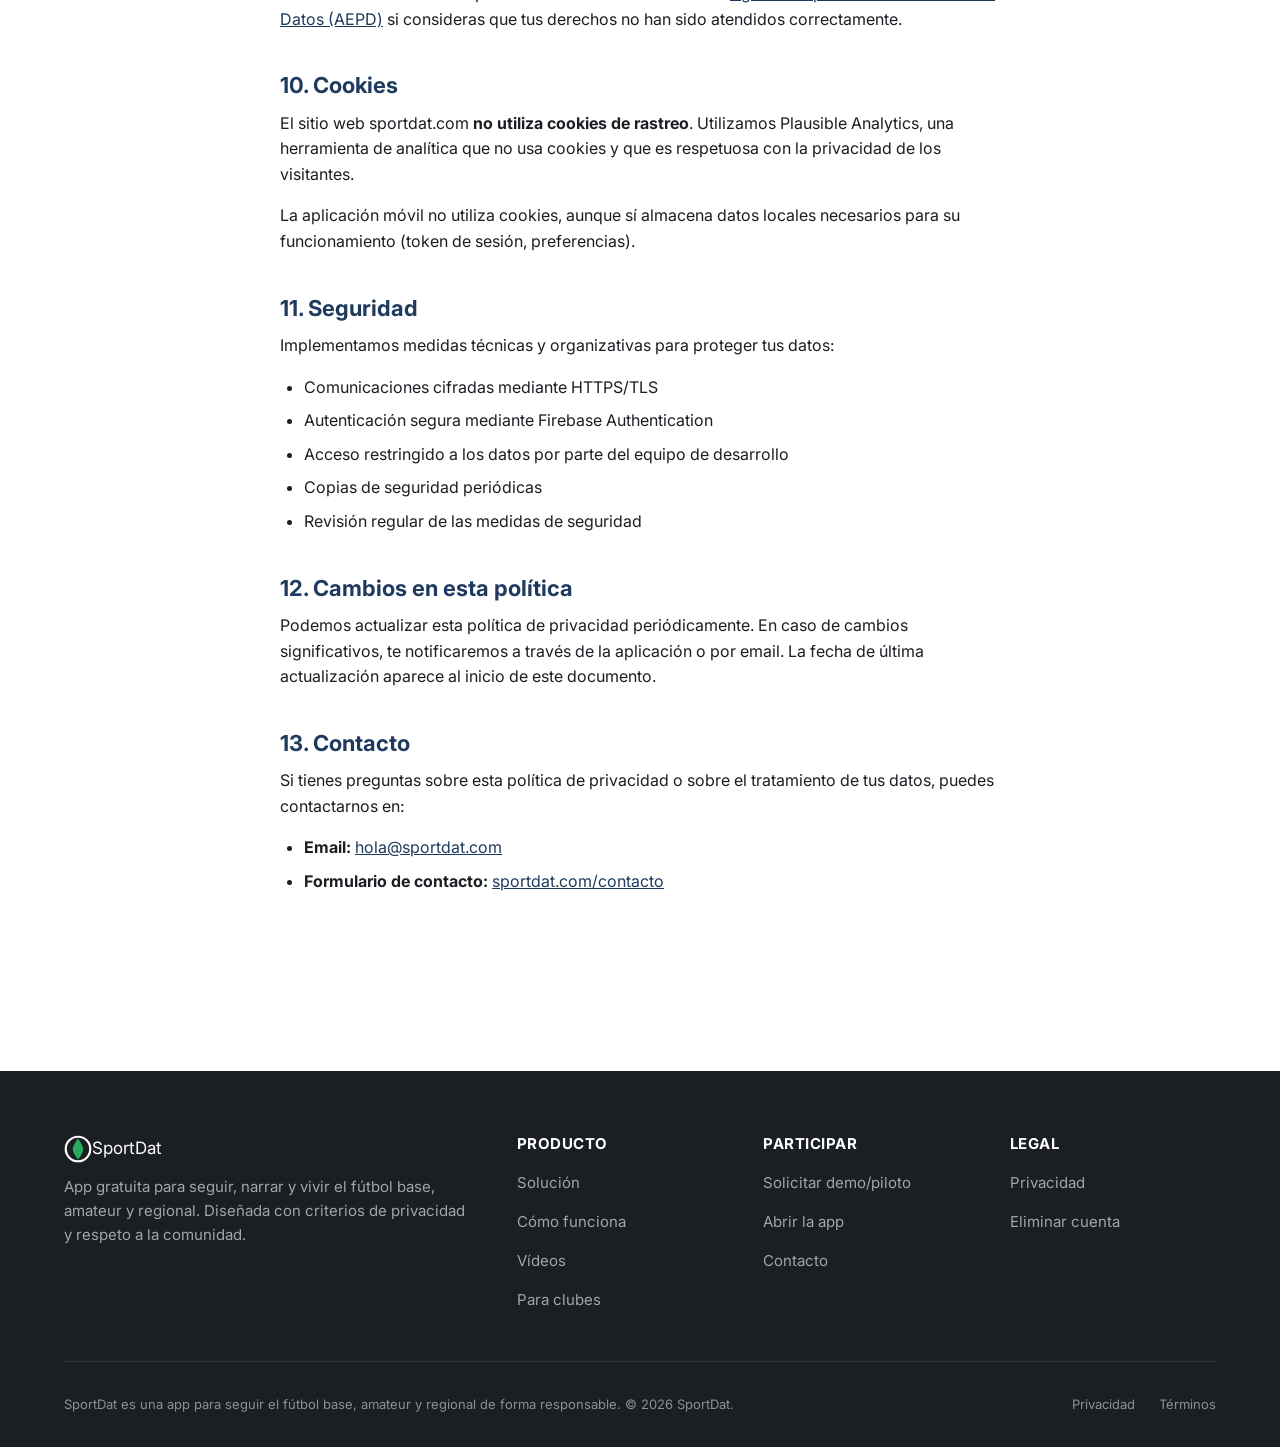
<file: privacidad.html>
<!DOCTYPE html>
<html lang="es">
<head>
  <meta charset="UTF-8">
  <meta name="viewport" content="width=device-width, initial-scale=1.0">
  <title>Política de Privacidad — SportDat</title>
  <meta name="description" content="Política de privacidad de SportDat. Información sobre cómo recopilamos, usamos y protegemos tus datos personales.">

  <!-- Open Graph -->
  <meta property="og:title" content="Política de Privacidad — SportDat">
  <meta property="og:description" content="Política de privacidad de SportDat. Información sobre cómo recopilamos, usamos y protegemos tus datos personales.">
  <meta property="og:type" content="website">
  <meta property="og:url" content="https://sportdat.com/privacidad.html">
  <meta property="og:locale" content="es_ES">

  <!-- Favicon -->
  <link rel="icon" href="/favicon.svg" type="image/svg+xml">

  <!-- Fonts -->
  <link rel="preconnect" href="https://fonts.googleapis.com">
  <link rel="preconnect" href="https://fonts.gstatic.com" crossorigin>
  <link href="https://fonts.googleapis.com/css2?family=Inter:wght@400;500;700;800&display=swap" rel="stylesheet">

  <!-- Styles -->
  <link rel="stylesheet" href="css/styles.css">

  <!-- Analytics -->
  <script defer data-domain="sportdat.com" src="https://plausible.io/js/script.js"></script>
</head>
<body>

  <!-- Header -->
  <header class="site-header">
    <div class="header-inner">
      <a href="/" class="logo" aria-label="SportDat - Inicio">
        <img src="assets/logos/logo-horizontal.svg" alt="SportDat" height="36">
      </a>

      <nav class="nav-links" aria-label="Navegación principal">
        <a href="/">Inicio</a>
        <a href="/#solucion">Solución</a>
        <a href="/#como-funciona">Cómo funciona</a>
        <a href="/#videos">Vídeos</a>
        <a href="/#clubes">Clubes</a>
        <a href="contacto.html">Contacto</a>
      </nav>

      <button class="menu-toggle" aria-label="Abrir menú" aria-expanded="false" aria-controls="mobile-nav">
        <svg class="menu-icon" viewBox="0 0 24 24" fill="none" stroke="currentColor" stroke-width="2" stroke-linecap="round">
          <line x1="3" y1="6" x2="21" y2="6"/>
          <line x1="3" y1="12" x2="21" y2="12"/>
          <line x1="3" y1="18" x2="21" y2="18"/>
        </svg>
        <svg class="close-icon" viewBox="0 0 24 24" fill="none" stroke="currentColor" stroke-width="2" stroke-linecap="round" style="display:none">
          <line x1="18" y1="6" x2="6" y2="18"/>
          <line x1="6" y1="6" x2="18" y2="18"/>
        </svg>
      </button>
    </div>
  </header>

  <!-- Mobile Nav -->
  <nav class="mobile-nav" id="mobile-nav" aria-label="Navegación móvil">
    <a href="/">Inicio</a>
    <a href="/#solucion">Solución</a>
    <a href="/#como-funciona">Cómo funciona</a>
    <a href="/#videos">Vídeos</a>
    <a href="/#clubes">Clubes</a>
    <a href="contacto.html">Contacto</a>
    <a href="https://app.sportdat.com" target="_blank" rel="noopener">Abrir la app</a>
    <a href="piloto-sportdat.html" class="btn btn-primary">Solicitar demo/piloto</a>
  </nav>

  <main>
    <!-- Hero -->
    <section class="hero" style="padding-bottom:1rem">
      <div class="container">
        <div class="section-header">
          <h1>Política de Privacidad</h1>
          <p>Última actualización: mayo 2025</p>
        </div>
      </div>
    </section>

    <!-- Content -->
    <section style="padding-top:1rem">
      <div class="container">
        <div class="legal-content">

          <h2>1. Responsable del tratamiento</h2>
          <p>El responsable del tratamiento de tus datos personales es:</p>
          <ul>
            <li><strong>Nombre:</strong> SportDat</li>
            <li><strong>Email de contacto:</strong> <a href="mailto:info@sportdat.com">info@sportdat.com</a></li>
            <li><strong>Sitio web:</strong> <a href="https://sportdat.com">https://sportdat.com</a></li>
          </ul>

          <h2>2. Qué datos recopilamos</h2>
          <p>Recopilamos los siguientes datos personales según el uso que hagas de SportDat:</p>

          <h3>2.1. Datos de registro</h3>
          <ul>
            <li>Dirección de correo electrónico</li>
            <li>Nombre o alias (opcional)</li>
            <li>Datos de autenticación (gestionados a través de Firebase Authentication)</li>
          </ul>

          <h3>2.2. Datos de uso de la aplicación</h3>
          <ul>
            <li>Equipos que sigues</li>
            <li>Preferencias de notificación</li>
            <li>Narraciones de partidos realizadas</li>
            <li>Resultados aportados y validaciones</li>
          </ul>

          <h3>2.3. Datos técnicos</h3>
          <ul>
            <li>Dirección IP (de forma transitoria)</li>
            <li>Tipo de dispositivo y sistema operativo</li>
            <li>Token de notificaciones push</li>
          </ul>

          <h3>2.4. Datos del formulario de contacto o piloto</h3>
          <ul>
            <li>Nombre, email, club y mensaje proporcionados voluntariamente</li>
          </ul>

          <h2>3. Finalidad del tratamiento</h2>
          <p>Utilizamos tus datos para las siguientes finalidades:</p>
          <ul>
            <li>Gestionar tu cuenta y permitir el acceso a la plataforma</li>
            <li>Enviarte notificaciones push sobre partidos de equipos que sigues</li>
            <li>Permitirte narrar partidos y aportar resultados</li>
            <li>Generar estadísticas anonimizadas de equipos y competiciones</li>
            <li>Responder a tus consultas de contacto</li>
            <li>Mejorar el servicio y la experiencia de usuario</li>
          </ul>

          <h2>4. Base legal del tratamiento</h2>
          <ul>
            <li><strong>Consentimiento:</strong> al registrarte y aceptar esta política</li>
            <li><strong>Ejecución del servicio:</strong> para prestarte las funcionalidades de la plataforma</li>
            <li><strong>Interés legítimo:</strong> para mejorar el servicio y prevenir fraude</li>
          </ul>

          <h2>5. Protección de menores</h2>
          <p>SportDat está diseñado con la privacidad de los menores como prioridad:</p>
          <ul>
            <li>Las narraciones de partidos de categorías de menores <strong>no incluyen nombres de jugadores</strong></li>
            <li>No recopilamos datos personales de menores de 16 años sin el consentimiento verificable de sus padres o tutores legales</li>
            <li>Si un menor desea utilizar la aplicación, un padre o tutor debe crear la cuenta y supervisar su uso</li>
            <li>No publicamos fotografías ni datos identificativos de jugadores menores</li>
          </ul>

          <h2>6. Compartición de datos con terceros</h2>
          <p>No vendemos ni compartimos tus datos personales con terceros con fines comerciales. Utilizamos los siguientes proveedores de servicio:</p>
          <ul>
            <li><strong>Google Firebase</strong> (autenticación, base de datos, notificaciones push) — servidores en la UE/EEE</li>
            <li><strong>Google Cloud Platform</strong> (infraestructura) — servidores en la UE/EEE</li>
            <li><strong>Plausible Analytics</strong> (analítica web sin cookies, respetuosa con la privacidad) — servidores en la UE</li>
          </ul>
          <p>Estos proveedores actúan como encargados del tratamiento y están sujetos a acuerdos de protección de datos.</p>

          <h2>7. Transferencias internacionales</h2>
          <p>Procuramos mantener todos los datos en servidores dentro del Espacio Económico Europeo (EEE). En caso de que algún subprocesador requiera transferencia fuera del EEE, nos aseguramos de que existan garantías adecuadas (Cláusulas Contractuales Tipo de la Comisión Europea o decisiones de adecuación).</p>

          <h2>8. Conservación de datos</h2>
          <ul>
            <li><strong>Datos de cuenta:</strong> mientras mantengas tu cuenta activa</li>
            <li><strong>Datos de narraciones:</strong> mientras la cuenta esté activa o de forma anonimizada tras su eliminación</li>
            <li><strong>Datos de contacto/piloto:</strong> máximo 12 meses tras la última comunicación</li>
            <li><strong>Datos técnicos:</strong> máximo 30 días</li>
          </ul>
          <p>Tras solicitar la eliminación de tu cuenta, tus datos personales se eliminarán en un plazo máximo de 30 días. Los datos estadísticos anonimizados (resultados validados por la comunidad) podrán conservarse de forma no identificable.</p>

          <h2>9. Tus derechos</h2>
          <p>Como usuario, tienes derecho a:</p>
          <ul>
            <li><strong>Acceso:</strong> solicitar una copia de tus datos personales</li>
            <li><strong>Rectificación:</strong> corregir datos inexactos o incompletos</li>
            <li><strong>Supresión:</strong> solicitar la eliminación de tus datos (<a href="eliminar-cuenta.html">solicitar aquí</a>)</li>
            <li><strong>Portabilidad:</strong> recibir tus datos en un formato estructurado</li>
            <li><strong>Oposición:</strong> oponerte al tratamiento en determinadas circunstancias</li>
            <li><strong>Limitación:</strong> solicitar la limitación del tratamiento</li>
          </ul>
          <p>Para ejercer cualquiera de estos derechos, contacta con nosotros en <a href="mailto:info@sportdat.com">info@sportdat.com</a>.</p>
          <p>También tienes derecho a presentar una reclamación ante la <a href="https://www.aepd.es" target="_blank" rel="noopener">Agencia Española de Protección de Datos (AEPD)</a> si consideras que tus derechos no han sido atendidos correctamente.</p>

          <h2>10. Cookies</h2>
          <p>El sitio web sportdat.com <strong>no utiliza cookies de rastreo</strong>. Utilizamos Plausible Analytics, una herramienta de analítica que no usa cookies y que es respetuosa con la privacidad de los visitantes.</p>
          <p>La aplicación móvil no utiliza cookies, aunque sí almacena datos locales necesarios para su funcionamiento (token de sesión, preferencias).</p>

          <h2>11. Seguridad</h2>
          <p>Implementamos medidas técnicas y organizativas para proteger tus datos:</p>
          <ul>
            <li>Comunicaciones cifradas mediante HTTPS/TLS</li>
            <li>Autenticación segura mediante Firebase Authentication</li>
            <li>Acceso restringido a los datos por parte del equipo de desarrollo</li>
            <li>Copias de seguridad periódicas</li>
            <li>Revisión regular de las medidas de seguridad</li>
          </ul>

          <h2>12. Cambios en esta política</h2>
          <p>Podemos actualizar esta política de privacidad periódicamente. En caso de cambios significativos, te notificaremos a través de la aplicación o por email. La fecha de última actualización aparece al inicio de este documento.</p>

          <h2>13. Contacto</h2>
          <p>Si tienes preguntas sobre esta política de privacidad o sobre el tratamiento de tus datos, puedes contactarnos en:</p>
          <ul>
            <li><strong>Email:</strong> <a href="mailto:hola@sportdat.com">hola@sportdat.com</a></li>
            <li><strong>Formulario de contacto:</strong> <a href="contacto.html">sportdat.com/contacto</a></li>
          </ul>

        </div>
      </div>
    </section>
  </main>

  <!-- Footer -->
  <footer class="site-footer">
    <div class="container">
      <div class="footer-inner">
        <div class="footer-brand">
          <div class="logo">
            <svg viewBox="0 0 32 32" fill="none" xmlns="http://www.w3.org/2000/svg" aria-hidden="true" width="28" height="28">
              <circle cx="16" cy="16" r="14" stroke="#fff" stroke-width="2.5"/>
              <path d="M16 4 C16 4 10 12 10 16 C10 20 13 24 16 28 C19 24 22 20 22 16 C22 12 16 4 16 4Z" fill="#2ecc71" opacity="0.8"/>
            </svg>
            SportDat
          </div>
          <p>App gratuita para seguir, narrar y vivir el fútbol base, amateur y regional. Diseñada con criterios de privacidad y respeto a la comunidad.</p>
        </div>
        <div class="footer-links">
          <h4>Producto</h4>
          <ul>
            <li><a href="/#solucion">Solución</a></li>
            <li><a href="/#como-funciona">Cómo funciona</a></li>
            <li><a href="/#videos">Vídeos</a></li>
            <li><a href="/#clubes">Para clubes</a></li>
          </ul>
        </div>
        <div class="footer-links">
          <h4>Participar</h4>
          <ul>
            <li><a href="piloto-sportdat.html">Solicitar demo/piloto</a></li>
            <li><a href="https://app.sportdat.com" target="_blank" rel="noopener">Abrir la app</a></li>
            <li><a href="contacto.html">Contacto</a></li>
          </ul>
        </div>
        <div class="footer-links">
          <h4>Legal</h4>
          <ul>
            <li><a href="privacidad.html">Privacidad</a></li>
            <li><a href="eliminar-cuenta.html">Eliminar cuenta</a></li>
          </ul>
        </div>
      </div>
      <div class="footer-bottom">
        <p>SportDat es una app para seguir el fútbol base, amateur y regional de forma responsable. © 2026 SportDat.</p>
        <div class="footer-legal">
          <a href="privacidad.html">Privacidad</a>
          <a href="#">Términos</a>
        </div>
      </div>
    </div>
  </footer>
  <script src="js/main.js"></script>
</body>
</html>
</file>
<file: css/styles.css>
/* ===========================
   SportDat Landing — styles.css
   Mobile-first responsive design
   =========================== */

/* --- Design Tokens --- */
:root {
  --color-primary: #1f3a5f;
  --color-secondary: #2ecc71;
  --color-dark: #1b1e23;
  --color-white: #FFFFFF;
  --color-light: #f5f7fa;
  --color-gray: #6b7280;
  --color-border: #e0e0e0;
  --color-warning: #f59e0b;
  --color-success: #16a34a;
  --color-tertiary: #2c5282;

  --font-family: 'Inter', -apple-system, BlinkMacSystemFont, 'Segoe UI', sans-serif;
  --font-size-body: 17px;
  --font-weight-regular: 400;
  --font-weight-medium: 500;
  --font-weight-bold: 700;
  --font-weight-extrabold: 800;

  --line-height: 1.6;
  --max-width: 1200px;
  --header-height: 72px;
  --radius: 12px;
  --radius-sm: 8px;
  --shadow: 0 4px 24px rgba(31, 58, 95, 0.08);
  --shadow-lg: 0 8px 40px rgba(31, 58, 95, 0.12);
  --transition: 0.3s ease;
}

/* --- Reset / Normalize --- */
*, *::before, *::after {
  box-sizing: border-box;
  margin: 0;
  padding: 0;
}

html {
  scroll-behavior: smooth;
  -webkit-text-size-adjust: 100%;
}

body {
  font-family: var(--font-family);
  font-size: var(--font-size-body);
  font-weight: var(--font-weight-regular);
  line-height: var(--line-height);
  color: var(--color-dark);
  background-color: var(--color-white);
  -webkit-font-smoothing: antialiased;
  -moz-osx-font-smoothing: grayscale;
}

img, svg {
  max-width: 100%;
  height: auto;
  display: block;
}

a {
  color: inherit;
  text-decoration: none;
}

ul, ol {
  list-style: none;
}

button, input, select, textarea {
  font-family: inherit;
  font-size: inherit;
  line-height: inherit;
  border: none;
  outline: none;
  background: none;
}

button {
  cursor: pointer;
}

/* --- Typography --- */
h1, h2, h3, h4, h5, h6 {
  line-height: 1.2;
  color: var(--color-dark);
}

h1 {
  font-size: 36px;
  font-weight: var(--font-weight-extrabold);
}

h2 {
  font-size: 28px;
  font-weight: var(--font-weight-bold);
  margin-bottom: 1rem;
}

h3 {
  font-size: 20px;
  font-weight: var(--font-weight-bold);
}

p {
  margin-bottom: 1rem;
  color: var(--color-gray);
}

/* --- Layout --- */
.container {
  width: 100%;
  max-width: var(--max-width);
  margin: 0 auto;
  padding: 0 1.5rem;
}

section {
  padding: 4rem 0;
}

.section-alt {
  background-color: var(--color-light);
}

.section-dark {
  background-color: var(--color-dark);
  color: var(--color-white);
}

.section-dark h2,
.section-dark h3 {
  color: var(--color-white);
}

.section-dark p {
  color: rgba(255, 255, 255, 0.8);
}

.section-header {
  text-align: center;
  max-width: 720px;
  margin: 0 auto 3rem;
}

.section-header p {
  font-size: 18px;
  margin-top: 0.75rem;
}

/* --- Header --- */
.site-header {
  position: sticky;
  top: 0;
  z-index: 1000;
  background: rgba(255, 255, 255, 0.92);
  backdrop-filter: blur(12px);
  -webkit-backdrop-filter: blur(12px);
  border-bottom: 1px solid var(--color-border);
  height: var(--header-height);
  display: flex;
  align-items: center;
}

.header-inner {
  display: flex;
  align-items: center;
  justify-content: space-between;
  gap: 0.75rem;
  width: 100%;
  max-width: var(--max-width);
  margin: 0 auto;
  padding: 0 1.5rem;
}

.logo {
  display: flex;
  align-items: center;
}

.logo img {
  height: 36px;
  width: auto;
}

.nav-links {
  display: none;
  gap: 2rem;
  align-items: center;
}

.nav-links a {
  font-size: 15px;
  font-weight: var(--font-weight-medium);
  color: var(--color-gray);
  transition: color var(--transition);
}

.nav-links a:hover {
  color: var(--color-primary);
}

.menu-toggle {
  display: flex;
  align-items: center;
  justify-content: center;
  width: 44px;
  height: 44px;
  border-radius: var(--radius-sm);
  transition: background var(--transition);
}

.menu-toggle:hover {
  background: var(--color-light);
}

.menu-toggle svg {
  width: 24px;
  height: 24px;
  stroke: var(--color-dark);
}

/* Mobile nav */
.mobile-nav {
  display: none;
  position: fixed;
  top: var(--header-height);
  left: 0;
  right: 0;
  bottom: 0;
  background: var(--color-white);
  z-index: 999;
  padding: 2rem 1.5rem;
  flex-direction: column;
  gap: 1.5rem;
}

.mobile-nav.active {
  display: flex;
}

.mobile-nav a {
  font-size: 18px;
  font-weight: var(--font-weight-medium);
  padding: 0.75rem 0;
  border-bottom: 1px solid var(--color-border);
}

.mobile-nav .btn {
  margin-top: 1rem;
  text-align: center;
}

/* --- Hero --- */
.hero {
  padding: 3rem 0 4rem;
  overflow: hidden;
}

.hero-inner {
  display: flex;
  flex-direction: column;
  gap: 3rem;
  align-items: center;
}

.hero-content {
  text-align: center;
}

.hero-content h1 {
  margin-bottom: 1.25rem;
  color: var(--color-primary);
}

.hero-content .subtitle {
  font-size: 18px;
  color: var(--color-gray);
  margin-bottom: 2rem;
  max-width: 560px;
  margin-left: auto;
  margin-right: auto;
}

.hero-ctas {
  display: flex;
  flex-direction: column;
  gap: 1rem;
  align-items: center;
  margin-bottom: 1.5rem;
}

.hero-note {
  font-size: 14px;
  color: var(--color-gray);
  font-style: italic;
}

.hero-mockup {
  width: 100%;
  max-width: 320px;
  aspect-ratio: 9/16;
  background: linear-gradient(135deg, var(--color-primary), var(--color-tertiary));
  border-radius: 32px;
  display: flex;
  align-items: center;
  justify-content: center;
  color: var(--color-white);
  font-size: 14px;
  text-align: center;
  padding: 2rem;
  box-shadow: var(--shadow-lg);
  position: relative;
  overflow: hidden;
}

.hero-mockup::before {
  content: '';
  position: absolute;
  top: 12px;
  left: 50%;
  transform: translateX(-50%);
  width: 80px;
  height: 24px;
  background: rgba(0, 0, 0, 0.3);
  border-radius: 12px;
}

/* --- Buttons --- */
.btn {
  display: inline-flex;
  align-items: center;
  justify-content: center;
  gap: 0.5rem;
  padding: 0.875rem 1.75rem;
  font-size: 16px;
  font-weight: var(--font-weight-bold);
  border-radius: var(--radius-sm);
  transition: all var(--transition);
  min-height: 44px;
  min-width: 44px;
  text-align: center;
  white-space: nowrap;
}

.btn-primary {
  background: var(--color-secondary);
  color: var(--color-dark);
  box-shadow: 0 4px 12px rgba(46, 204, 113, 0.3);
}

.btn-primary:hover {
  background: #27ae60;
  transform: translateY(-2px);
  box-shadow: 0 6px 20px rgba(46, 204, 113, 0.4);
}

.btn-secondary {
  background: var(--color-primary);
  color: var(--color-white);
}

.btn-secondary:hover {
  background: var(--color-tertiary);
  transform: translateY(-2px);
}

.btn-outline {
  border: 2px solid var(--color-primary);
  color: var(--color-primary);
}

.btn-outline:hover {
  background: var(--color-primary);
  color: var(--color-white);
}

.btn-white {
  background: var(--color-white);
  color: var(--color-primary);
}

.btn-white:hover {
  background: var(--color-light);
  transform: translateY(-2px);
}

/* --- Cards --- */
.cards-grid {
  display: grid;
  grid-template-columns: 1fr;
  gap: 1.5rem;
}

.card {
  background: var(--color-white);
  border: 1px solid var(--color-border);
  border-radius: var(--radius);
  padding: 2rem;
  transition: all var(--transition);
}

.card:hover {
  box-shadow: var(--shadow);
  transform: translateY(-4px);
}

.card-icon {
  width: 48px;
  height: 48px;
  background: var(--color-light);
  border-radius: var(--radius-sm);
  display: flex;
  align-items: center;
  justify-content: center;
  margin-bottom: 1rem;
  font-size: 24px;
}

.card h3 {
  margin-bottom: 0.5rem;
}

.card p {
  font-size: 15px;
  margin-bottom: 0;
}

/* --- Timeline --- */
.timeline {
  position: relative;
  padding-left: 2rem;
}

.timeline::before {
  content: '';
  position: absolute;
  left: 15px;
  top: 0;
  bottom: 0;
  width: 2px;
  background: var(--color-border);
}

.timeline-step {
  position: relative;
  padding-bottom: 2.5rem;
  padding-left: 2rem;
}

.timeline-step:last-child {
  padding-bottom: 0;
}

.timeline-step::before {
  content: attr(data-step);
  position: absolute;
  left: -2rem;
  top: 0;
  width: 32px;
  height: 32px;
  background: var(--color-secondary);
  color: var(--color-dark);
  border-radius: 50%;
  display: flex;
  align-items: center;
  justify-content: center;
  font-size: 14px;
  font-weight: var(--font-weight-bold);
  z-index: 1;
}

.timeline-step h3 {
  margin-bottom: 0.5rem;
}

.timeline-step p {
  font-size: 15px;
}

/* --- Benefits list --- */
.benefits-list {
  display: flex;
  flex-direction: column;
  gap: 1rem;
}

.benefit-item {
  display: flex;
  align-items: flex-start;
  gap: 1rem;
  padding: 1rem;
  background: var(--color-white);
  border-radius: var(--radius-sm);
  border: 1px solid var(--color-border);
}

.benefit-item .benefit-icon {
  width: 40px;
  height: 40px;
  min-width: 40px;
  background: var(--color-light);
  border-radius: 50%;
  display: flex;
  align-items: center;
  justify-content: center;
  font-size: 18px;
}

.benefit-item p {
  margin-bottom: 0;
  font-size: 15px;
}

/* --- Badges --- */
.badge {
  display: inline-flex;
  align-items: center;
  gap: 0.375rem;
  padding: 0.375rem 0.75rem;
  border-radius: 20px;
  font-size: 13px;
  font-weight: var(--font-weight-medium);
}

.badge-pending {
  background: #fef3c7;
  color: #92400e;
}

.badge-community {
  background: #dbeafe;
  color: #1e40af;
}

.badge-club {
  background: #d1fae5;
  color: #065f46;
}

.badge-review {
  background: #ede9fe;
  color: #5b21b6;
}

/* --- Narration examples --- */
.narration-examples {
  display: flex;
  flex-direction: column;
  gap: 1rem;
}

.narration-bubble {
  background: var(--color-light);
  border-radius: var(--radius);
  padding: 1rem 1.25rem;
  border-left: 4px solid var(--color-secondary);
  font-size: 15px;
  color: var(--color-dark);
}

/* --- Forms --- */
.form-container {
  max-width: 640px;
  margin: 0 auto;
}

.form-group {
  margin-bottom: 1.5rem;
}

.form-group label {
  display: block;
  font-size: 15px;
  font-weight: var(--font-weight-medium);
  color: var(--color-dark);
  margin-bottom: 0.5rem;
}

.form-group label .required {
  color: #dc2626;
}

.form-group input,
.form-group select,
.form-group textarea {
  width: 100%;
  padding: 0.75rem 1rem;
  border: 1px solid var(--color-border);
  border-radius: var(--radius-sm);
  background: var(--color-white);
  color: var(--color-dark);
  transition: border-color var(--transition), box-shadow var(--transition);
  min-height: 44px;
}

.form-group input:focus,
.form-group select:focus,
.form-group textarea:focus {
  border-color: var(--color-primary);
  box-shadow: 0 0 0 3px rgba(31, 58, 95, 0.1);
}

.form-group textarea {
  min-height: 120px;
  resize: vertical;
}

.form-group select {
  appearance: none;
  background-image: url("data:image/svg+xml,%3Csvg xmlns='http://www.w3.org/2000/svg' width='16' height='16' viewBox='0 0 24 24' fill='none' stroke='%236b7280' stroke-width='2'%3E%3Cpath d='M6 9l6 6 6-6'/%3E%3C/svg%3E");
  background-repeat: no-repeat;
  background-position: right 1rem center;
  padding-right: 2.5rem;
}

.form-group .error-message {
  display: none;
  font-size: 13px;
  color: #dc2626;
  margin-top: 0.375rem;
}

.form-group.has-error input,
.form-group.has-error select,
.form-group.has-error textarea {
  border-color: #dc2626;
}

.form-group.has-error .error-message {
  display: block;
}

/* Checkboxes and radios */
.checkbox-group,
.radio-group {
  display: flex;
  flex-direction: column;
  gap: 0.75rem;
}

.checkbox-item,
.radio-item {
  display: flex;
  align-items: center;
  gap: 0.75rem;
  cursor: pointer;
}

.checkbox-item input,
.radio-item input {
  width: 20px;
  height: 20px;
  min-width: 20px;
  min-height: 20px;
  accent-color: var(--color-primary);
  cursor: pointer;
}

.checkbox-item label,
.radio-item label {
  margin-bottom: 0;
  cursor: pointer;
}

.privacy-check {
  display: flex;
  align-items: flex-start;
  gap: 0.75rem;
}

.privacy-check input {
  margin-top: 0.25rem;
  width: 20px;
  height: 20px;
  min-width: 20px;
  accent-color: var(--color-primary);
}

.privacy-check label {
  font-size: 14px;
  color: var(--color-gray);
  margin-bottom: 0;
}

.privacy-check a {
  color: var(--color-primary);
  text-decoration: underline;
}

/* Success message */
.form-success {
  display: none;
  text-align: center;
  padding: 3rem 2rem;
  background: var(--color-light);
  border-radius: var(--radius);
  border: 1px solid var(--color-border);
}

.form-success.active {
  display: block;
}

.form-success .success-icon {
  width: 64px;
  height: 64px;
  background: var(--color-success);
  border-radius: 50%;
  display: flex;
  align-items: center;
  justify-content: center;
  margin: 0 auto 1.5rem;
}

.form-success .success-icon svg {
  width: 32px;
  height: 32px;
  stroke: var(--color-white);
}

.form-success h3 {
  margin-bottom: 1rem;
  font-size: 24px;
}

.form-success p {
  color: var(--color-gray);
}

/* --- CTA Section --- */
.cta-section {
  text-align: center;
  padding: 5rem 0;
}

.cta-section h2 {
  margin-bottom: 1rem;
}

.cta-section p {
  font-size: 18px;
  max-width: 600px;
  margin: 0 auto 2rem;
}

.cta-buttons {
  display: flex;
  flex-direction: column;
  gap: 1rem;
  align-items: center;
}

/* --- Footer --- */
.site-footer {
  background: var(--color-dark);
  color: rgba(255, 255, 255, 0.7);
  padding: 4rem 0 2rem;
}

.footer-inner {
  display: grid;
  grid-template-columns: 1fr;
  gap: 2.5rem;
  margin-bottom: 3rem;
}

.footer-brand .logo {
  color: var(--color-white);
  margin-bottom: 0.75rem;
}

.footer-brand p {
  color: rgba(255, 255, 255, 0.6);
  font-size: 15px;
}

.footer-links h4 {
  color: var(--color-white);
  font-size: 15px;
  font-weight: var(--font-weight-bold);
  margin-bottom: 1rem;
  text-transform: uppercase;
  letter-spacing: 0.5px;
}

.footer-links ul {
  display: flex;
  flex-direction: column;
  gap: 0.75rem;
}

.footer-links a {
  font-size: 15px;
  color: rgba(255, 255, 255, 0.6);
  transition: color var(--transition);
}

.footer-links a:hover {
  color: var(--color-secondary);
}

.footer-bottom {
  border-top: 1px solid rgba(255, 255, 255, 0.1);
  padding-top: 2rem;
  display: flex;
  flex-direction: column;
  gap: 1rem;
  align-items: center;
  text-align: center;
}

.footer-bottom p {
  font-size: 13px;
  color: rgba(255, 255, 255, 0.5);
  margin-bottom: 0;
}

.footer-legal {
  display: flex;
  gap: 1.5rem;
}

.footer-legal a {
  font-size: 13px;
  color: rgba(255, 255, 255, 0.5);
  transition: color var(--transition);
}

.footer-legal a:hover {
  color: var(--color-secondary);
}

/* --- Animations --- */
.fade-in {
  opacity: 0;
  transform: translateY(20px);
  transition: opacity 0.6s ease, transform 0.6s ease;
}

.fade-in.visible {
  opacity: 1;
  transform: translateY(0);
}

/* --- Pilot page specifics --- */
.pilot-includes {
  display: grid;
  grid-template-columns: 1fr;
  gap: 1rem;
  margin-bottom: 2rem;
}

.pilot-item {
  display: flex;
  align-items: center;
  gap: 0.75rem;
  padding: 1rem;
  background: var(--color-white);
  border-radius: var(--radius-sm);
  border: 1px solid var(--color-border);
}

.pilot-item .check-icon {
  width: 24px;
  height: 24px;
  min-width: 24px;
  background: var(--color-success);
  border-radius: 50%;
  display: flex;
  align-items: center;
  justify-content: center;
}

.pilot-item .check-icon svg {
  width: 14px;
  height: 14px;
  stroke: var(--color-white);
}

/* --- 404 page --- */
.error-page {
  min-height: calc(100vh - var(--header-height));
  display: flex;
  align-items: center;
  justify-content: center;
  text-align: center;
  padding: 4rem 1.5rem;
}

.error-page h1 {
  font-size: 96px;
  color: var(--color-primary);
  margin-bottom: 1rem;
}

.error-page p {
  font-size: 18px;
  margin-bottom: 2rem;
}

/* --- Responsive: Tablet (768px) --- */
@media (min-width: 768px) {
  h1 {
    font-size: 44px;
  }

  h2 {
    font-size: 32px;
  }

  .cards-grid {
    grid-template-columns: repeat(2, 1fr);
  }

  .hero-ctas {
    flex-direction: row;
    justify-content: center;
  }

  .cta-buttons {
    flex-direction: row;
    justify-content: center;
  }

  .footer-inner {
    grid-template-columns: repeat(2, 1fr);
  }

  .footer-bottom {
    flex-direction: row;
    justify-content: space-between;
  }

  .pilot-includes {
    grid-template-columns: repeat(2, 1fr);
  }
}

/* --- Responsive: Desktop (1024px) --- */
@media (min-width: 1024px) {
  h1 {
    font-size: 48px;
  }

  h2 {
    font-size: 36px;
  }

  section {
    padding: 6rem 0;
  }

  .nav-links {
    display: flex;
  }

  .menu-toggle {
    display: none;
  }

  .hero-inner {
    flex-direction: row;
    text-align: left;
  }

  .hero-content {
    text-align: left;
    flex: 1;
  }

  .hero-content .subtitle {
    margin-left: 0;
  }

  .hero-ctas {
    justify-content: flex-start;
  }

  .hero-mockup {
    flex-shrink: 0;
  }

  .cards-grid {
    grid-template-columns: repeat(3, 1fr);
  }

  .footer-inner {
    grid-template-columns: 2fr 1fr 1fr 1fr;
  }

  .timeline {
    max-width: 640px;
    margin: 0 auto;
  }
}

/* --- Legal content (privacy, terms) --- */
.legal-content {
  max-width: 720px;
  margin: 0 auto;
  padding-bottom: 4rem;
}

.legal-content h2 {
  font-size: 22px;
  margin-top: 2.5rem;
  margin-bottom: 0.75rem;
  color: var(--color-primary);
}

.legal-content h3 {
  font-size: 18px;
  margin-top: 1.5rem;
  margin-bottom: 0.5rem;
}

.legal-content p {
  font-size: 16px;
  color: var(--color-dark);
  margin-bottom: 1rem;
}

.legal-content ul {
  list-style: disc;
  padding-left: 1.5rem;
  margin-bottom: 1rem;
}

.legal-content ul li {
  font-size: 16px;
  color: var(--color-dark);
  margin-bottom: 0.5rem;
  line-height: 1.6;
}

.legal-content a {
  color: var(--color-primary);
  text-decoration: underline;
}

.legal-content a:hover {
  color: var(--color-tertiary);
}

/* ===========================
   Launch redesign components
   (reusable patterns — mobile-first)
   =========================== */

/* --- Trust strip (hero confidence chips) --- */
.trust-strip {
  display: flex;
  flex-wrap: wrap;
  gap: 0.625rem;
  justify-content: center;
  margin-top: 1.75rem;
}

.trust-chip {
  display: inline-flex;
  align-items: center;
  gap: 0.5rem;
  padding: 0.5rem 0.875rem;
  background: var(--color-white);
  border: 1px solid var(--color-border);
  border-radius: 999px;
  font-size: 13.5px;
  font-weight: var(--font-weight-medium);
  color: var(--color-primary);
  box-shadow: 0 1px 3px rgba(31, 58, 95, 0.05);
}

.trust-chip svg {
  width: 16px;
  height: 16px;
  stroke: var(--color-secondary);
  flex-shrink: 0;
}

.free-badge {
  display: inline-flex;
  align-items: center;
  gap: 0.5rem;
  padding: 0.375rem 0.875rem;
  background: #d1fae5;
  color: #065f46;
  border-radius: 999px;
  font-size: 13px;
  font-weight: var(--font-weight-bold);
  margin-bottom: 1.25rem;
}

/* --- Phone frame (reusable app mockup) --- */
.phone-frame {
  position: relative;
  width: 100%;
  max-width: 260px;
  margin: 0 auto;
  aspect-ratio: 9 / 19;
  background: var(--color-dark);
  border-radius: 30px;
  padding: 10px;
  box-shadow: var(--shadow-lg);
  flex-shrink: 0;
}

.phone-frame::before {
  content: '';
  position: absolute;
  top: 16px;
  left: 50%;
  transform: translateX(-50%);
  width: 64px;
  height: 18px;
  background: #000;
  border-radius: 12px;
  z-index: 3;
}

.phone-screen {
  width: 100%;
  height: 100%;
  border-radius: 22px;
  overflow: hidden;
  background: var(--color-light);
  display: flex;
  flex-direction: column;
  position: relative;
}

/* A subtle "provisional capture" tag on mockups */
.phone-frame .mock-tag {
  position: absolute;
  bottom: 14px;
  left: 50%;
  transform: translateX(-50%);
  z-index: 4;
  font-size: 10.5px;
  color: rgba(255, 255, 255, 0.9);
  background: rgba(27, 30, 35, 0.6);
  padding: 3px 10px;
  border-radius: 999px;
  white-space: nowrap;
  backdrop-filter: blur(4px);
}

/* Landscape variant for the "cronista" narration step */
.phone-frame.landscape {
  max-width: 420px;
  aspect-ratio: 19 / 10;
  border-radius: 26px;
}

.phone-frame.landscape::before {
  top: 50%;
  left: 16px;
  transform: translateY(-50%);
  width: 18px;
  height: 56px;
}

/* --- Mock screen internals (fake app UI) --- */
.mock {
  width: 100%;
  height: 100%;
  display: flex;
  flex-direction: column;
  font-size: 12px;
  color: var(--color-dark);
}

.mock-header {
  background: var(--color-primary);
  color: var(--color-white);
  padding: 1.75rem 0.875rem 0.75rem;
  text-align: center;
}

.mock-header .mock-title {
  font-size: 13px;
  font-weight: var(--font-weight-bold);
  color: var(--color-white);
}

.mock-header .mock-sub {
  font-size: 10.5px;
  color: rgba(255, 255, 255, 0.75);
}

.mock-body {
  flex: 1;
  padding: 0.75rem;
  display: flex;
  flex-direction: column;
  gap: 0.5rem;
  overflow: hidden;
}

/* Team follow list */
.mock-team {
  display: flex;
  align-items: center;
  gap: 0.5rem;
  background: var(--color-white);
  border: 1px solid var(--color-border);
  border-radius: 10px;
  padding: 0.5rem 0.625rem;
}

.mock-team .mock-crest {
  width: 24px;
  height: 24px;
  border-radius: 50%;
  background: var(--color-light);
  display: flex;
  align-items: center;
  justify-content: center;
  font-size: 13px;
  flex-shrink: 0;
}

.mock-team .mock-name {
  flex: 1;
  font-weight: var(--font-weight-medium);
  font-size: 11.5px;
}

.mock-follow {
  font-size: 10px;
  font-weight: var(--font-weight-bold);
  padding: 3px 9px;
  border-radius: 999px;
  border: 1px solid var(--color-secondary);
  color: var(--color-success);
}

.mock-follow.on {
  background: var(--color-secondary);
  color: var(--color-dark);
  border-color: var(--color-secondary);
}

/* Live scoreboard */
.mock-score {
  display: flex;
  align-items: center;
  justify-content: center;
  gap: 0.875rem;
  background: var(--color-white);
  border-radius: 12px;
  padding: 0.75rem;
  border: 1px solid var(--color-border);
}

.mock-score .team {
  text-align: center;
  flex: 1;
}

.mock-score .team span {
  display: block;
  font-size: 10.5px;
  font-weight: var(--font-weight-medium);
}

.mock-score .num {
  font-size: 26px;
  font-weight: var(--font-weight-extrabold);
  color: var(--color-primary);
}

.mock-live {
  display: inline-flex;
  align-items: center;
  gap: 4px;
  font-size: 9.5px;
  font-weight: var(--font-weight-bold);
  color: #dc2626;
}

.mock-live::before {
  content: '';
  width: 6px;
  height: 6px;
  border-radius: 50%;
  background: #dc2626;
}

/* Event rows */
.mock-event {
  display: flex;
  align-items: center;
  gap: 0.5rem;
  font-size: 11px;
  padding: 0.375rem 0;
  border-bottom: 1px dashed var(--color-border);
}

.mock-event .min {
  font-weight: var(--font-weight-bold);
  color: var(--color-gray);
  min-width: 26px;
}

/* Push notifications */
.mock-push {
  display: flex;
  align-items: flex-start;
  gap: 0.5rem;
  background: var(--color-white);
  border-radius: 10px;
  padding: 0.5rem 0.625rem;
  box-shadow: 0 2px 8px rgba(31, 58, 95, 0.1);
}

.mock-push .push-ico {
  width: 22px;
  height: 22px;
  border-radius: 6px;
  background: var(--color-secondary);
  display: flex;
  align-items: center;
  justify-content: center;
  font-size: 12px;
  flex-shrink: 0;
}

.mock-push .push-body strong {
  display: block;
  font-size: 11px;
}

.mock-push .push-body span {
  font-size: 10px;
  color: var(--color-gray);
}

/* Standings / stats table */
.mock-table {
  width: 100%;
  font-size: 10.5px;
  border-collapse: collapse;
}

.mock-table th,
.mock-table td {
  padding: 4px 5px;
  text-align: left;
  border-bottom: 1px solid var(--color-border);
}

.mock-table th {
  color: var(--color-gray);
  font-weight: var(--font-weight-bold);
  font-size: 9.5px;
  text-transform: uppercase;
}

.mock-table tr.me {
  background: rgba(46, 204, 113, 0.12);
  font-weight: var(--font-weight-bold);
}

.mock-table td.c,
.mock-table th.c {
  text-align: center;
}

/* Narration controls (landscape) */
.mock-pitch {
  flex: 1;
  background:
    linear-gradient(rgba(31, 58, 95, 0.08), rgba(31, 58, 95, 0.08)),
    var(--color-secondary);
  border-radius: 8px;
  margin: 0.5rem;
  position: relative;
  opacity: 0.85;
}

.mock-pitch::before,
.mock-pitch::after {
  content: '';
  position: absolute;
  top: 15%;
  bottom: 15%;
  width: 18%;
  border: 1.5px solid rgba(255, 255, 255, 0.7);
}

.mock-pitch::before { left: 0; border-left: none; }
.mock-pitch::after { right: 0; border-right: none; }

.mock-controls {
  display: flex;
  gap: 0.375rem;
  padding: 0 0.5rem 0.5rem;
  flex-wrap: wrap;
}

.mock-btn {
  font-size: 10px;
  font-weight: var(--font-weight-bold);
  padding: 5px 9px;
  border-radius: 8px;
  background: var(--color-white);
  border: 1px solid var(--color-border);
  color: var(--color-dark);
}

.mock-btn.send {
  background: var(--color-secondary);
  color: var(--color-dark);
  border-color: var(--color-secondary);
}

.mock-seal {
  position: absolute;
  top: 8px;
  right: 8px;
  z-index: 4;
  font-size: 9px;
  font-weight: var(--font-weight-bold);
  background: rgba(27, 30, 35, 0.72);
  color: #fff;
  padding: 3px 8px;
  border-radius: 999px;
  backdrop-filter: blur(4px);
}

/* --- Feature steps ("Cómo funciona") --- */
.steps {
  display: flex;
  flex-direction: column;
  gap: 3rem;
}

.feature-step {
  display: flex;
  flex-direction: column;
  gap: 1.5rem;
  align-items: center;
}

.feature-step .step-media {
  display: flex;
  gap: 1rem;
  justify-content: center;
  align-items: center;
  flex-wrap: wrap;
  width: 100%;
}

.feature-step .step-text {
  text-align: center;
  max-width: 520px;
}

.feature-step .step-num {
  display: inline-flex;
  align-items: center;
  justify-content: center;
  width: 34px;
  height: 34px;
  border-radius: 50%;
  background: var(--color-secondary);
  color: var(--color-dark);
  font-weight: var(--font-weight-extrabold);
  font-size: 15px;
  margin-bottom: 0.875rem;
}

.feature-step .step-text h3 {
  margin-bottom: 0.625rem;
  color: var(--color-primary);
  font-size: 22px;
}

.feature-step .step-text p {
  font-size: 16px;
  margin-bottom: 0;
}

/* --- Privacy band (transversal) --- */
.privacy-band {
  background: linear-gradient(135deg, var(--color-primary), var(--color-tertiary));
  color: var(--color-white);
  border-radius: var(--radius);
  padding: 2.5rem 1.75rem;
  text-align: center;
  max-width: 820px;
  margin: 0 auto;
}

.privacy-band h2 {
  color: var(--color-white);
}

.privacy-band p {
  color: rgba(255, 255, 255, 0.88);
  font-size: 17px;
  max-width: 640px;
  margin: 0 auto 1.5rem;
}

.privacy-pills {
  display: flex;
  flex-wrap: wrap;
  gap: 0.625rem;
  justify-content: center;
}

.privacy-pills span {
  display: inline-flex;
  align-items: center;
  gap: 0.375rem;
  background: rgba(255, 255, 255, 0.14);
  border: 1px solid rgba(255, 255, 255, 0.22);
  padding: 0.5rem 0.875rem;
  border-radius: 999px;
  font-size: 13.5px;
  font-weight: var(--font-weight-medium);
}

/* --- Video / tutorials grid --- */
.video-grid {
  display: grid;
  grid-template-columns: 1fr;
  gap: 1.5rem;
}

.video-card {
  background: var(--color-white);
  border: 1px solid var(--color-border);
  border-radius: var(--radius);
  overflow: hidden;
  transition: all var(--transition);
  display: flex;
  flex-direction: column;
}

.video-card:hover {
  box-shadow: var(--shadow);
  transform: translateY(-4px);
}

.video-thumb {
  position: relative;
  aspect-ratio: 16 / 9;
  background: linear-gradient(135deg, var(--color-primary), var(--color-tertiary));
  display: flex;
  align-items: center;
  justify-content: center;
}

.video-thumb .play {
  width: 52px;
  height: 52px;
  border-radius: 50%;
  background: rgba(255, 255, 255, 0.92);
  display: flex;
  align-items: center;
  justify-content: center;
  transition: transform var(--transition);
}

.video-card:hover .video-thumb .play {
  transform: scale(1.08);
}

.video-thumb .play svg {
  width: 20px;
  height: 20px;
  fill: var(--color-primary);
  margin-left: 3px;
}

.video-thumb .duration {
  position: absolute;
  bottom: 8px;
  right: 8px;
  background: rgba(27, 30, 35, 0.78);
  color: #fff;
  font-size: 11px;
  font-weight: var(--font-weight-bold);
  padding: 2px 7px;
  border-radius: 6px;
}

.video-thumb .video-num {
  position: absolute;
  top: 10px;
  left: 10px;
  font-size: 34px;
  font-weight: var(--font-weight-extrabold);
  color: rgba(255, 255, 255, 0.35);
  line-height: 1;
}

.video-info {
  padding: 1.25rem;
  display: flex;
  flex-direction: column;
  gap: 0.5rem;
  flex: 1;
}

.video-info h3 {
  font-size: 17px;
}

.video-info p {
  font-size: 14px;
  margin-bottom: 0;
  flex: 1;
}

.video-tag {
  align-self: flex-start;
  font-size: 11.5px;
  font-weight: var(--font-weight-bold);
  padding: 0.25rem 0.625rem;
  border-radius: 999px;
}

.video-tag.seguidores { background: #dbeafe; color: #1e40af; }
.video-tag.cronistas  { background: #fef3c7; color: #92400e; }
.video-tag.clubes     { background: #d1fae5; color: #065f46; }
.video-tag.privacidad { background: #ede9fe; color: #5b21b6; }

.video-action {
  margin-top: 0.5rem;
  font-size: 13.5px;
  font-weight: var(--font-weight-bold);
  color: var(--color-primary);
  display: inline-flex;
  align-items: center;
  gap: 0.375rem;
}

.video-card.soon .video-thumb .play {
  background: rgba(255, 255, 255, 0.55);
}

.video-card.soon .video-action {
  color: var(--color-gray);
}

/* --- Demo/pilot inline block --- */
.demo-block {
  background: var(--color-white);
  border: 1px solid var(--color-border);
  border-radius: var(--radius);
  padding: 2.5rem 1.75rem;
  text-align: center;
  max-width: 720px;
  margin: 0 auto;
  box-shadow: var(--shadow);
}

.demo-block .privacy-note {
  font-size: 13.5px;
  color: var(--color-gray);
  margin-top: 1.25rem;
  margin-bottom: 0;
}

/* --- Responsive: Tablet (768px) --- */
@media (min-width: 768px) {
  .video-grid {
    grid-template-columns: repeat(2, 1fr);
  }

  .phone-frame {
    max-width: 280px;
  }
}

/* --- Responsive: Desktop (1024px) --- */
@media (min-width: 1024px) {
  .video-grid {
    grid-template-columns: repeat(3, 1fr);
  }

  /* Alternate text/image layout for steps on desktop */
  .feature-step {
    flex-direction: row;
    gap: 3.5rem;
    justify-content: center;
  }

  .feature-step .step-media,
  .feature-step .step-text {
    flex: 1;
  }

  .feature-step .step-text {
    text-align: left;
    max-width: none;
  }

  .feature-step.reverse {
    flex-direction: row-reverse;
  }

  .feature-step.wide .step-media {
    flex: 1.3;
  }
}

/* ===========================
   Mobile responsive refinements
   (safety net + small-screen polish)
   =========================== */

/* Prevent any accidental horizontal scroll on mobile */
html, body {
  overflow-x: hidden;
}

body {
  width: 100%;
  max-width: 100%;
}

/* Long CTA labels (e.g. "Solicitar demo/piloto para mi club") must wrap
   instead of overflowing on narrow screens. */
.btn {
  white-space: normal;
  max-width: 100%;
}

/* On mobile, make the primary CTA groups full-width and easy to tap. */
@media (max-width: 767px) {
  .hero-ctas .btn,
  .cta-buttons .btn,
  .demo-block .cta-buttons .btn {
    width: 100%;
    max-width: 360px;
  }

  .hero-ctas,
  .cta-buttons {
    width: 100%;
  }

  /* Media rows (e.g. two phone mockups in step 2) stack cleanly. */
  .feature-step .step-media {
    gap: 1.5rem;
  }

  /* Slightly tighter padding for large padded blocks on small screens. */
  .privacy-band,
  .demo-block {
    padding: 2rem 1.25rem;
  }

  /* Keep the landscape narration mockup readable on small phones. */
  .phone-frame.landscape {
    max-width: 100%;
  }

  /* Video cards: image + copy already stack; ensure comfy tap target. */
  .video-card {
    max-width: 420px;
    margin: 0 auto;
    width: 100%;
  }
}

/* Extra-small phones (~320–360px): scale down hero headline a touch
   and relax word breaking so long words never overflow. */
@media (max-width: 380px) {
  h1 {
    font-size: 30px;
  }

  .hero-content h1,
  .section-header h2,
  .feature-step .step-text h3 {
    overflow-wrap: break-word;
    word-break: break-word;
    hyphens: auto;
  }

  .free-badge,
  .trust-chip {
    font-size: 12.5px;
  }

  .container {
    padding: 0 1.25rem;
  }
}

/* Capturas reales: estilos limitados a Cómo funciona. */
#como-funciona .walkthrough-hint { font-size: 14px; margin-top: .75rem; }
#como-funciona .walkthrough-media { align-items: flex-start; gap: 1rem; }
#como-funciona .walkthrough-shot { margin: 0; min-width: 0; flex: 1 1 0; max-width: 210px; }
#como-funciona .walkthrough-shot a { display: block; border: 1px solid var(--color-border); border-radius: var(--radius); overflow: hidden; background: var(--color-white); box-shadow: var(--shadow); cursor: zoom-in; }
#como-funciona .walkthrough-shot a:focus-visible, #como-funciona summary:focus-visible { outline: 3px solid var(--color-primary); outline-offset: 5px; }
#como-funciona .walkthrough-shot img { width: 100%; height: auto; }
#como-funciona .walkthrough-shot figcaption { color: var(--color-gray); font-size: 13px; line-height: 1.5; text-align: center; margin-top: .625rem; }
#como-funciona .walkthrough-landscape { flex-direction: column; align-items: center; }
#como-funciona .walkthrough-landscape .walkthrough-shot { flex: auto; width: 100%; max-width: 560px; }
#como-funciona .walkthrough-note { margin-top: .875rem; }
#como-funciona .walkthrough-details { background: var(--color-white); border: 1px solid var(--color-border); border-radius: var(--radius); padding: 1.25rem; }
#como-funciona .walkthrough-details summary { cursor: pointer; color: var(--color-primary); font-weight: var(--font-weight-bold); }
#como-funciona .walkthrough-gallery { display: grid; grid-template-columns: repeat(2, minmax(0, 1fr)); gap: 1.5rem; margin-top: 1.5rem; }
#como-funciona .walkthrough-gallery .walkthrough-shot { max-width: none; }
@media (max-width: 599px) {
  #como-funciona .walkthrough-gallery { grid-template-columns: 1fr; }
  #como-funciona .walkthrough-shot figcaption { font-size: 12px; }
}

/* Captura principal y presentación de la página de inicio. */
.hero .hero-app-capture { aspect-ratio: auto; }
.hero .hero-app-capture::before { display: none; }
.hero .hero-app-capture img { width: 100%; height: auto; }
#como-funciona .walkthrough-home { flex-direction: column; gap: 1.5rem; }
#como-funciona .walkthrough-home .step-text { max-width: 820px; text-align: center; }
#como-funciona .walkthrough-home-shots { display: grid; grid-template-columns: repeat(3, minmax(0, 210px)); gap: 1.5rem; }
#como-funciona .walkthrough-home-shots .walkthrough-shot { width: 100%; max-width: none; }
@media (max-width: 599px) {
  #como-funciona .walkthrough-home-shots { grid-template-columns: minmax(0, 240px); }
}

/* Marcos de móvil para todas las capturas reales, sin recortar su contenido. */
#como-funciona .walkthrough-shot a {
  border: 0;
  border-radius: 24px;
  overflow: visible;
  background: transparent;
  box-shadow: none;
}
#como-funciona .screenshot-frame {
  width: 100%;
  max-width: none;
  aspect-ratio: auto;
  padding: 8px;
  border-radius: 24px;
  background: var(--color-dark);
  box-shadow: var(--shadow-lg);
}
#como-funciona .screenshot-frame::before { display: none; }
#como-funciona .screenshot-frame .phone-screen { height: auto; border-radius: 17px; }
#como-funciona .screenshot-landscape { padding: 8px 12px; }
@media (max-width: 599px) {
  #como-funciona .screenshot-frame { padding: 6px; border-radius: 20px; }
  #como-funciona .screenshot-frame .phone-screen { border-radius: 14px; }
  #como-funciona .screenshot-landscape { padding: 6px 10px; }
}
</file>
